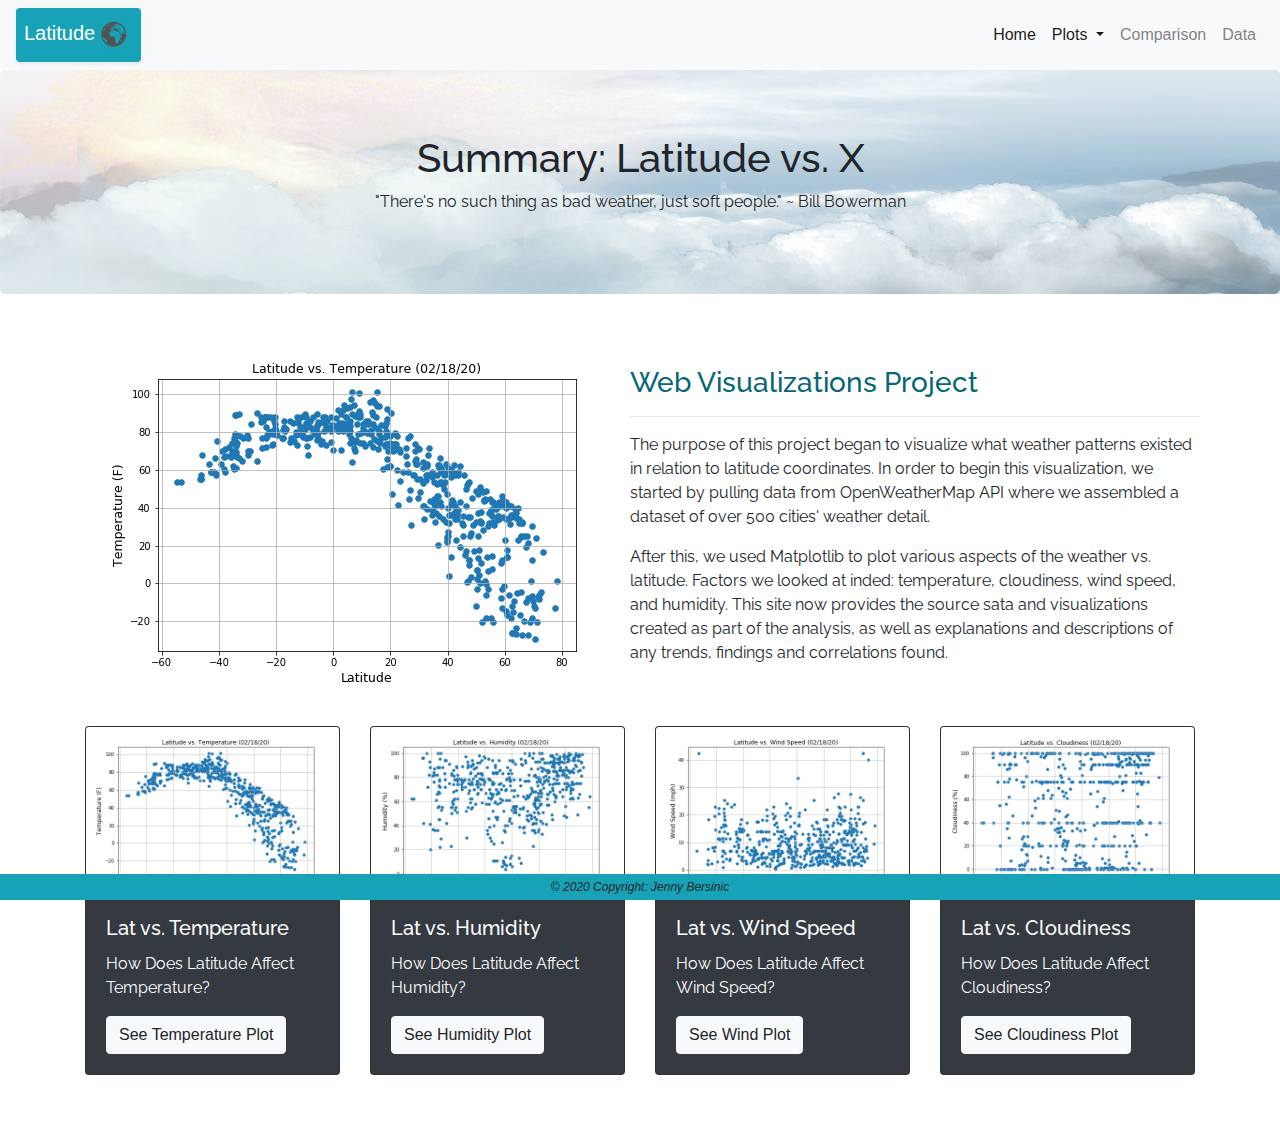
<file: templates/index.html>
<!DOCTYPE html>
<html lang="en-us">

<head>
   
  <meta charset="UTF-8">
  <meta name="viewport" content="width=device-width, initial-scale=1">
  <title>Latitude</title>

  <!-- Bring in our bootstrap stylesheet & style.css-->
  <link rel="stylesheet" href="https://maxcdn.bootstrapcdn.com/bootstrap/4.4.1/css/bootstrap.min.css">
  <link rel="stylesheet" href="/css/style.css">
  
  <!--Embed Font-->
  <style>
    @import url('https://fonts.googleapis.com/css?family=Raleway&display=swap');
  </style>

  <!-- jQuery library -->
  <script src="https://ajax.googleapis.com/ajax/libs/jquery/3.4.1/jquery.min.js"></script>

  <!-- Popper JS -->
  <script src="https://cdnjs.cloudflare.com/ajax/libs/popper.js/1.16.0/umd/popper.min.js"></script>

  <!-- Latest compiled JavaScript -->
  <script src="https://maxcdn.bootstrapcdn.com/bootstrap/4.4.1/js/bootstrap.min.js"></script>

</head>

<body>

<nav class="navbar fixed-top navbar-expand-sm bg-light navbar-light sticky-top">

  <!-- Brand -->
  <a class="navbar-brand text-white rounded p-2 shadow-sm bg-info" href="#">Latitude<img src= "/images/globe.png" style="padding: 5px;"></a>
  <button class="navbar-toggler" type="button" data-toggle="collapse" data-target="#navbarSupportedContent">
    <span class="navbar-toggler-icon"></span>
  </button>

  <!-- Navbar Formatting -->
  <div class="collapse navbar-collapse flex-grow-1 text-right" id="navbarSupportedContent">
  <ul class="navbar-nav ml-auto flex-nowrap">
    <li class="nav-item active">
      <a class="nav-link active" href="/templates/index.html">Home <span class="sr-only">Lattitude Homework Home Page</span></a>
    </li>
    <!-- Dropdown -->
    <li class="nav-item dropdown">
      <a class="nav-link dropdown-toggle active" href="#" id="navbardrop" data-toggle="dropdown">
        Plots
      </a>
      <div class="dropdown-menu flex-grow-1 text-center shadow">
        <a class="dropdown-item" href="/templates/temp.html">Max Temperature</a>
        <a class="dropdown-item" href="/templates/humid.html">Humidity</a>
        <a class="dropdown-item" href="/templates/wind.html">Wind Speed</a>
        <a class="dropdown-item" href="/templates/cloud.html">Cloudiness</a>
      </div>
      <li class="nav-item">
        <a class="nav-link" href="/templates/compare.html">Comparison</a>
      </li>
      <li class="nav-item">
        <a class="nav-link" href="/templates/data.html">Data</a>
      </li>
    </li>
  </ul>
  </div>
</nav>

<!-- Title of Landing Page -->
<div class="jumbotron text-center">
  <h1>Summary: Latitude vs. X</h1>
  <p>"There's no such thing as bad weather, just soft people." ~ Bill Bowerman</p>
</div>

<!-- Landing Page Containers -->
  <div class="container">
  <div class="row">
    <div class="col-md-12">
      <img src="/images/SM_Latitude_vs_Temperature.png" class="float-left img-fluid" alt="Responsive image">
      <h3>Web Visualizations Project</h3>
      <hr>
      <p>The purpose of this project began to visualize what weather patterns existed in relation to latitude coordinates. In order to begin this visualization, 
        we started by pulling data from OpenWeatherMap API where we assembled a dataset of over 500 cities' weather detail.</p>
      <p>After this, we used Matplotlib to plot various aspects of the weather vs. latitude. Factors we looked at inded: temperature, cloudiness, wind speed, and humidity. 
        This site now provides the source sata and visualizations created as part of the analysis, as well as explanations and descriptions of any trends, findings and correlations found.
      </p>
    </div>
   
  </div>
</div>

  <!-- Card content -->
    
    <div class="container">
    
    <div class="card-deck">
  
      <div class="card text-white bg-dark mb-3" style="width: 18rem;">
      <img class="card-img-top" src="/images/SM_Latitude_vs_Temperature.png" alt="Lat vs. Temperature">
        <div class="card-body">
        <h5 class="card-title">Lat vs. Temperature </h5>
        <p class="card-text">How Does Latitude Affect Temperature?</p>
        <a href="/templates/temp.html" class="btn btn-light">See Temperature Plot</a>
        </div>
       </div>
  
       <div class="card text-white bg-dark mb-3" style="width: 18rem;">
        <img class="card-img-top" src="/images/SM_Latitude_vs_Humidity.png" alt="Lat vs. Humidity">
          <div class="card-body">
          <h5 class="card-title">Lat vs. Humidity</h5>
          <p class="card-text">How Does Latitude Affect Humidity?</p>
          <a href="/templates/humid.html" class="btn btn-light">See Humidity Plot</a>
          </div>
        </div>

        <div class="card text-white bg-dark mb-3" style="width: 18rem;">
          <img class="card-img-top" src="/images/SM_Latitude_vs_WindSpeed.png" alt="Lat vs. Wind Speed">
            <div class="card-body">
            <h5 class="card-title">Lat vs. Wind Speed</h5>
            <p class="card-text">How Does Latitude Affect Wind Speed?</p>
            <a href="/templates/wind.html" class="btn btn-light">See Wind Plot</a>
            </div>
          </div>

          <div class="card text-white bg-dark mb-3" style="width: 18rem;">
            <img class="card-img-top" src="/images/SM_Latitude_vs_Cloudiness.png" alt="Lat vs. Cloudiness">
              <div class="card-body">
              <h5 class="card-title">Lat vs. Cloudiness</h5>
              <p class="card-text">How Does Latitude Affect Cloudiness?</p>
              <a href="/templates/cloud.html" class="btn btn-light">See Cloudiness Plot</a>
              </div>
          </div>
  </div>
  </div>
<!-- Footer -->
  <footer class="page-footer fixed-bottom bg-info">
    <div class="footer-copyright text-center py-1">© 2020 Copyright: Jenny Bersinic
    </div>
</footer>

  </body>
</html>
</file>
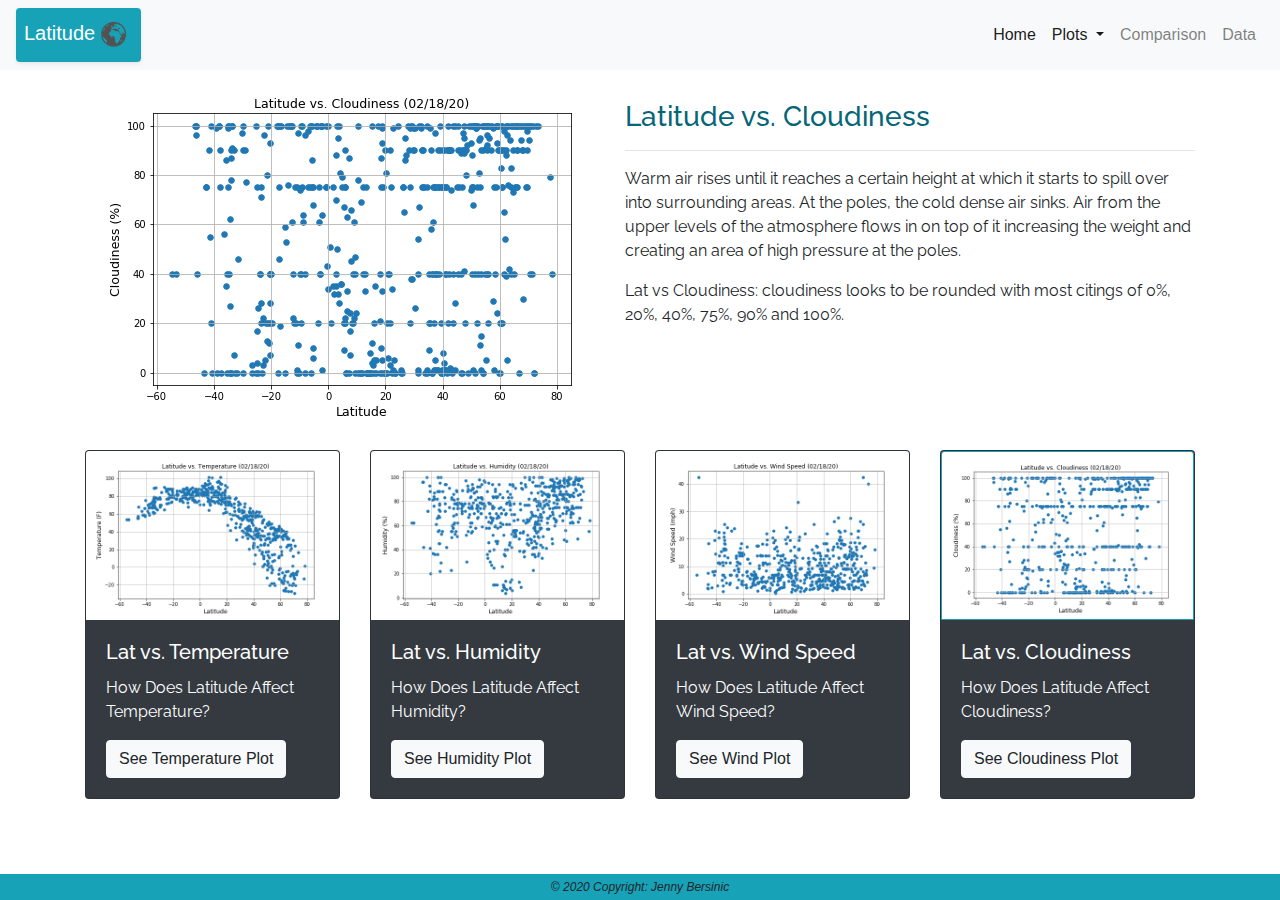
<file: templates/cloud.html>
<!DOCTYPE html>
<html lang="en-us">

<head>
   
  <meta charset="UTF-8">
  <meta name="viewport" content="width=device-width, initial-scale=1">
  <title>Latitude</title>

  <!-- Bring in our bootstrap stylesheet & style.css-->
  <link rel="stylesheet" href="https://maxcdn.bootstrapcdn.com/bootstrap/4.4.1/css/bootstrap.min.css">
  <link rel="stylesheet" href="/css/style.css">
  
  <!--Embed Font-->
  <style>
    @import url('https://fonts.googleapis.com/css?family=Raleway&display=swap');
  </style>

  <!-- jQuery library -->
  <script src="https://ajax.googleapis.com/ajax/libs/jquery/3.4.1/jquery.min.js"></script>

  <!-- Popper JS -->
  <script src="https://cdnjs.cloudflare.com/ajax/libs/popper.js/1.16.0/umd/popper.min.js"></script>

  <!-- Latest compiled JavaScript -->
  <script src="https://maxcdn.bootstrapcdn.com/bootstrap/4.4.1/js/bootstrap.min.js"></script>

</head>

<body>

<nav class="navbar fixed-top navbar-expand-sm bg-light navbar-light sticky-top">

  <!-- Brand -->
  <a class="navbar-brand text-white rounded p-2 shadow-sm bg-info">Latitude<img src= "/images/globe.png" style="padding: 5px;"></a>
  <button class="navbar-toggler" type="button" data-toggle="collapse" data-target="#navbarSupportedContent">
    <span class="navbar-toggler-icon"></span>
  </button>
  <!-- Navbar Formatting -->
  <div class="collapse navbar-collapse flex-grow-1 text-right" id="navbarSupportedContent">
  <ul class="navbar-nav ml-auto flex-nowrap">
    <li class="nav-item active">
      <a class="nav-link active" href="/templates/index.html">Home <span class="sr-only">Cloud</span></a>
    </li>
    <!-- Dropdown -->
    <li class="nav-item dropdown">
      <a class="nav-link dropdown-toggle active" href="#" id="navbardrop" data-toggle="dropdown">
        Plots
      </a>
      <div class="dropdown-menu flex-grow-1 text-center shadow">
        <a class="dropdown-item" href="/templates/temp.html">Max Temperature</a>
        <a class="dropdown-item" href="/templates/humid.html">Humidity</a>
        <a class="dropdown-item" href="/templates/wind.html">Wind Speed</a>
        <a class="dropdown-item" href="/templates/cloud.html">Cloudiness</a>
      </div>
      <li class="nav-item">
        <a class="nav-link" href="/templates/compare.html">Comparison</a>
      </li>
      <li class="nav-item">
        <a class="nav-link" href="/templates/data.html">Data</a>
      </li>
    </li>
  </ul>
  </div>
</nav>

<!-- Landing Page Containers -->
  <div class="container">
  <div class="row">
    <div class="col">
        
      <img src="/images/SM_Latitude_vs_Cloudiness.png" class="float-left img-fluid" alt="Responsive image">
      <h3>Latitude vs. Cloudiness</h3>
      <hr>
      <p>Warm air rises until it reaches a certain height at which it starts to spill over into surrounding areas.  
          At the poles, the cold dense air sinks.  Air from the upper levels of the atmosphere flows in on top of 
          it increasing the weight and creating an area of high pressure at the poles.</p>
      <p>Lat vs Cloudiness: cloudiness looks to be rounded with most citings of 0%, 20%, 40%, 75%, 90% and 100%.</p>
    </div>
   
  </div>
</div>

  <!-- Card content -->
    
  <div class="container">
    
    <div class="card-deck">
  
      <div class="card text-white bg-dark mb-3" style="width: 18rem;">
      <img class="card-img-top" src="/images/SM_Latitude_vs_Temperature.png" alt="Lat vs. Temperature">
        <div class="card-body">
        <h5 class="card-title">Lat vs. Temperature </h5>
        <p class="card-text">How Does Latitude Affect Temperature?</p>
        <a href="/templates/temp.html" class="btn btn-light">See Temperature Plot</a>
        </div>
       </div>
  
       <div class="card text-white bg-dark mb-3" style="width: 18rem;">
        <img class="card-img-top" src="/images/SM_Latitude_vs_Humidity.png" alt="Lat vs. Humidity">
          <div class="card-body">
          <h5 class="card-title">Lat vs. Humidity</h5>
          <p class="card-text">How Does Latitude Affect Humidity?</p>
          <a href="/templates/humid.html" class="btn btn-light">See Humidity Plot</a>
          </div>
        </div>

        <div class="card text-white bg-dark mb-3" style="width: 18rem;">
          <img class="card-img-top" src="/images/SM_Latitude_vs_WindSpeed.png" alt="Lat vs. Wind Speed">
            <div class="card-body">
            <h5 class="card-title">Lat vs. Wind Speed</h5>
            <p class="card-text">How Does Latitude Affect Wind Speed?</p>
            <a href="/templates/wind.html" class="btn btn-light">See Wind Plot</a>
            </div>
          </div>

          <div class="card text-white bg-dark mb-3" style="width: 18rem;">
            <img class="card-img-top border border-info" src="/images/SM_Latitude_vs_Cloudiness.png" alt="Lat vs. Cloudiness">
              <div class="card-body">
              <h5 class="card-title">Lat vs. Cloudiness</h5>
              <p class="card-text">How Does Latitude Affect Cloudiness?</p>
              <a href="/templates/cloud.html" class="btn btn-light">See Cloudiness Plot</a>
              </div>
          </div>
  </div>
  </div>
<!-- Footer -->
  <footer class="page-footer fixed-bottom bg-info">
    <div class="footer-copyright text-center py-1">© 2020 Copyright: Jenny Bersinic
    </div>
</footer>

  </body>
</html>
</file>
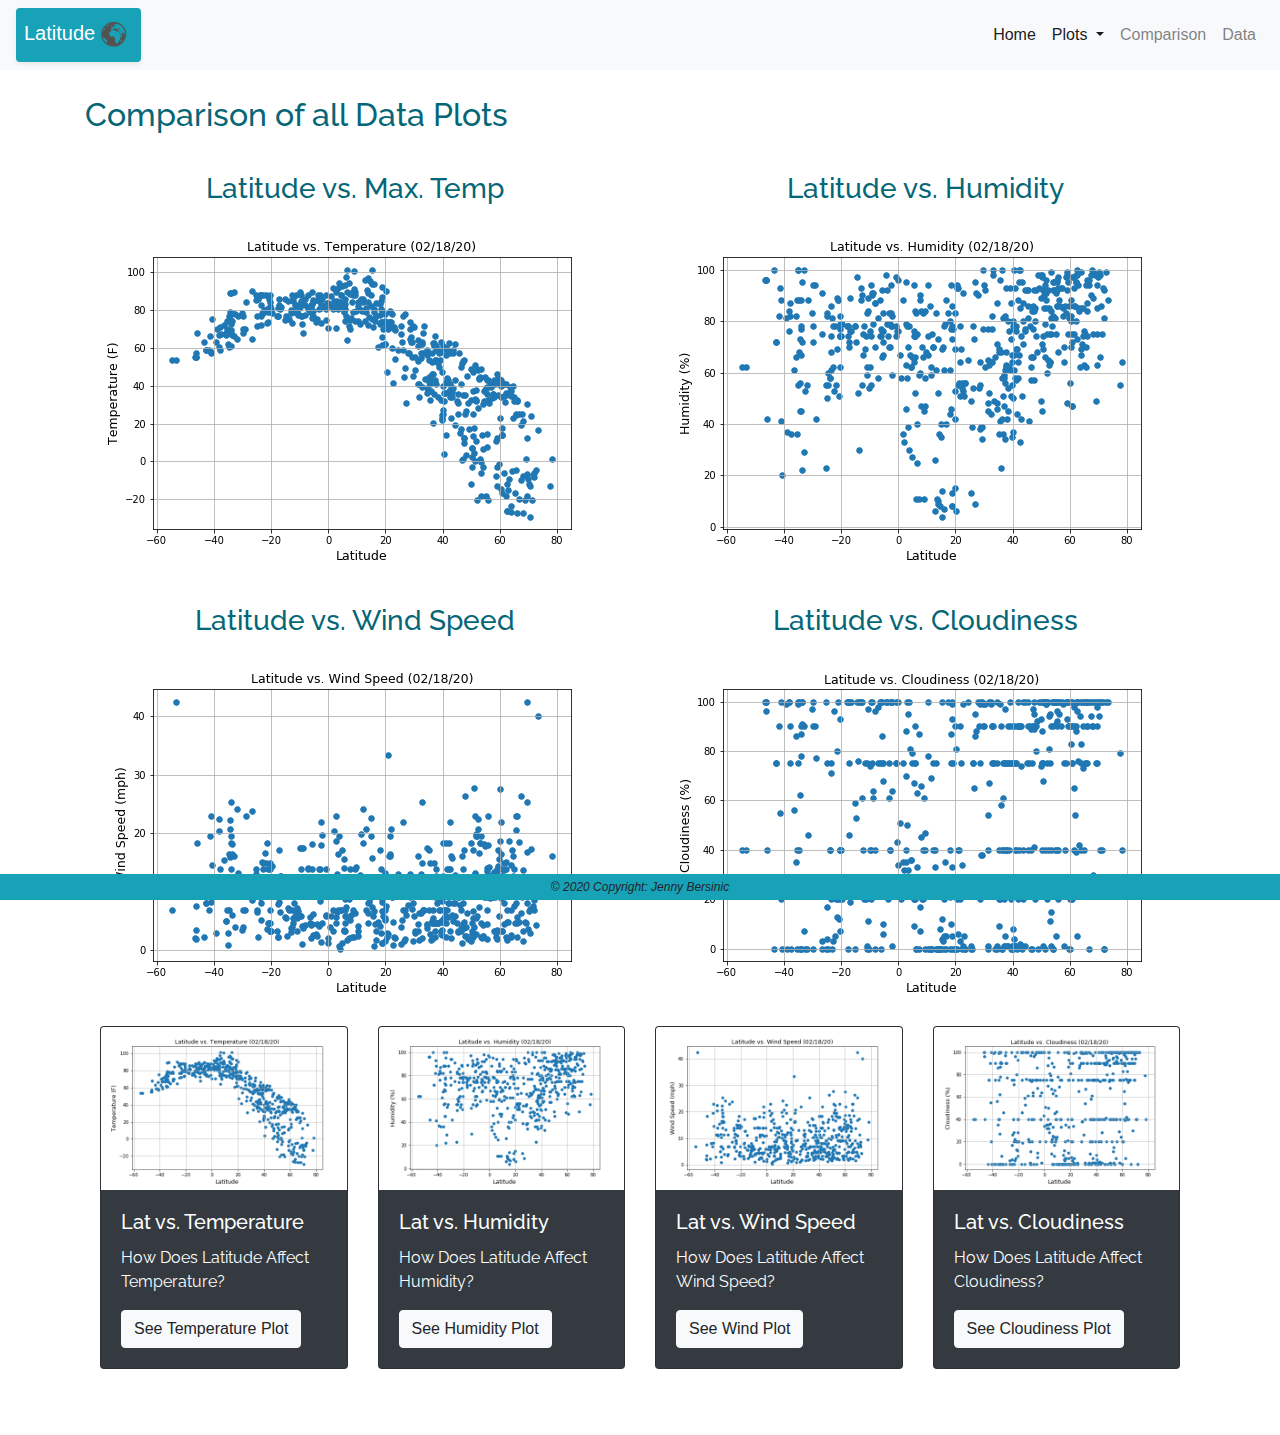
<file: templates/compare.html>
<!DOCTYPE html>
<html lang="en-us">

<head>
   
  <meta charset="UTF-8">
  <meta name="viewport" content="width=device-width, initial-scale=1">
  <title>Latitude</title>

  <!-- Bring in our bootstrap stylesheet & style.css-->
  <link rel="stylesheet" href="https://maxcdn.bootstrapcdn.com/bootstrap/4.4.1/css/bootstrap.min.css">
  <link rel="stylesheet" href="/css/style.css">
  
  <!--Embed Font-->
  <style>
    @import url('https://fonts.googleapis.com/css?family=Raleway&display=swap');
  </style>

  <!-- jQuery library -->
  <script src="https://ajax.googleapis.com/ajax/libs/jquery/3.4.1/jquery.min.js"></script>

  <!-- Popper JS -->
  <script src="https://cdnjs.cloudflare.com/ajax/libs/popper.js/1.16.0/umd/popper.min.js"></script>

  <!-- Latest compiled JavaScript -->
  <script src="https://maxcdn.bootstrapcdn.com/bootstrap/4.4.1/js/bootstrap.min.js"></script>

</head>

<body>

<nav class="navbar fixed-top navbar-expand-sm bg-light navbar-light sticky-top">

  <!-- Brand -->
  <a class="navbar-brand text-white rounded p-2 shadow-sm bg-info">Latitude<img src= "/images/globe.png" style="padding: 5px;"></a>
  <button class="navbar-toggler" type="button" data-toggle="collapse" data-target="#navbarSupportedContent">
    <span class="navbar-toggler-icon"></span>
  </button>
  <!-- Navbar Formatting -->
  <div class="collapse navbar-collapse flex-grow-1 text-right" id="navbarSupportedContent">
  <ul class="navbar-nav ml-auto flex-nowrap">
    <li class="nav-item active">
      <a class="nav-link active" href="/templates/index.html">Home <span class="sr-only">Cloud</span></a>
    </li>
    <!-- Dropdown -->
    <li class="nav-item dropdown">
      <a class="nav-link dropdown-toggle active" href="#" id="navbardrop" data-toggle="dropdown">
        Plots
      </a>
      <div class="dropdown-menu flex-grow-1 text-center shadow">
        <a class="dropdown-item" href="/templates/temp.html">Max Temperature</a>
        <a class="dropdown-item" href="/templates/humid.html">Humidity</a>
        <a class="dropdown-item" href="/templates/wind.html">Wind Speed</a>
        <a class="dropdown-item" href="/templates/cloud.html">Cloudiness</a>
      </div>
      <li class="nav-item">
        <a class="nav-link" href="/templates/compare.html">Comparison</a>
      </li>
      <li class="nav-item">
        <a class="nav-link" href="/templates/data.html">Data</a>
      </li>
    </li>
  </ul>
  </div>
</nav>
<!-- Page Content-->

    <div class="container">
        
        <div class="row">
            <div class="col">
              <h2 class="description-header textpadding" >Comparison of all Data Plots</h2>
            </div>
        </div>  

            <div class="row">
              <div class="col-xs-1 col-sm-6 col-lg-6">
                <div class="text-center">
                  <h3>Latitude vs. Max. Temp</h3>
                  <a href="/templates/temp.html">
                  <img src="/images/SM_Latitude_vs_Temperature.png" class="img-fluid" alt="Responsive image">
                  </a></div>
              </div>
  
              <div class="col-xs-1 col-sm-6 col-lg-6">
                <div class="text-center">
                 <h3>Latitude vs. Humidity</h3>
                 <a href="/templates/humid.html">
                 <img src="/images/SM_Latitude_vs_Humidity.png" class="img-fluid" alt="Responsive image">
                 </a></div>
              </div>
            </div>

            <div class="row">
              <div class="col-xs-1 col-sm-6 col-lg-6">
                <div class="text-center">
                  <h3>Latitude vs. Wind Speed</h3>
                  <a href="/templates/wind.html">
                  <img src="/images/SM_Latitude_vs_WindSpeed.png" class="img-fluid" alt="Responsive image">
                </a></div>
              </div>
        
              <div class="col-xs-1 col-sm-6 col-lg-6">
                <div class="text-center">
                  <h3>Latitude vs. Cloudiness</h3>
                  <a href="/templates/cloud.html">
                  <img src="/images/SM_Latitude_vs_Cloudiness.png" class="img-fluid" alt="Responsive image">
                </a></div>
              </div>
</div>

<!-- Card content -->
    
<div class="container">
    
  <div class="card-deck">

    <div class="card text-white bg-dark mb-3" style="width: 18rem;">
    <img class="card-img-top" src="/images/SM_Latitude_vs_Temperature.png" alt="Lat vs. Temperature">
      <div class="card-body">
      <h5 class="card-title">Lat vs. Temperature </h5>
      <p class="card-text">How Does Latitude Affect Temperature?</p>
      <a href="/templates/temp.html" class="btn btn-light">See Temperature Plot</a>
      </div>
     </div>

     <div class="card text-white bg-dark mb-3" style="width: 18rem;">
      <img class="card-img-top" src="/images/SM_Latitude_vs_Humidity.png" alt="Lat vs. Humidity">
        <div class="card-body">
        <h5 class="card-title">Lat vs. Humidity</h5>
        <p class="card-text">How Does Latitude Affect Humidity?</p>
        <a href="/templates/humid.html" class="btn btn-light">See Humidity Plot</a>
        </div>
      </div>

      <div class="card text-white bg-dark mb-3" style="width: 18rem;">
        <img class="card-img-top" src="/images/SM_Latitude_vs_WindSpeed.png" alt="Lat vs. Wind Speed">
          <div class="card-body">
          <h5 class="card-title">Lat vs. Wind Speed</h5>
          <p class="card-text">How Does Latitude Affect Wind Speed?</p>
          <a href="/templates/wind.html" class="btn btn-light">See Wind Plot</a>
          </div>
        </div>

        <div class="card text-white bg-dark mb-3" style="width: 18rem;">
          <img class="card-img-top" src="/images/SM_Latitude_vs_Cloudiness.png" alt="Lat vs. Cloudiness">
            <div class="card-body">
            <h5 class="card-title">Lat vs. Cloudiness</h5>
            <p class="card-text">How Does Latitude Affect Cloudiness?</p>
            <a href="/templates/cloud.html" class="btn btn-light">See Cloudiness Plot</a>
            </div>
        </div>
</div>
</div>

<!-- Footer -->
<footer class="page-footer fixed-bottom bg-info">
    <div class="footer-copyright text-center py-1">© 2020 Copyright: Jenny Bersinic
    </div>
</footer>

  </body>
</html>
</file>
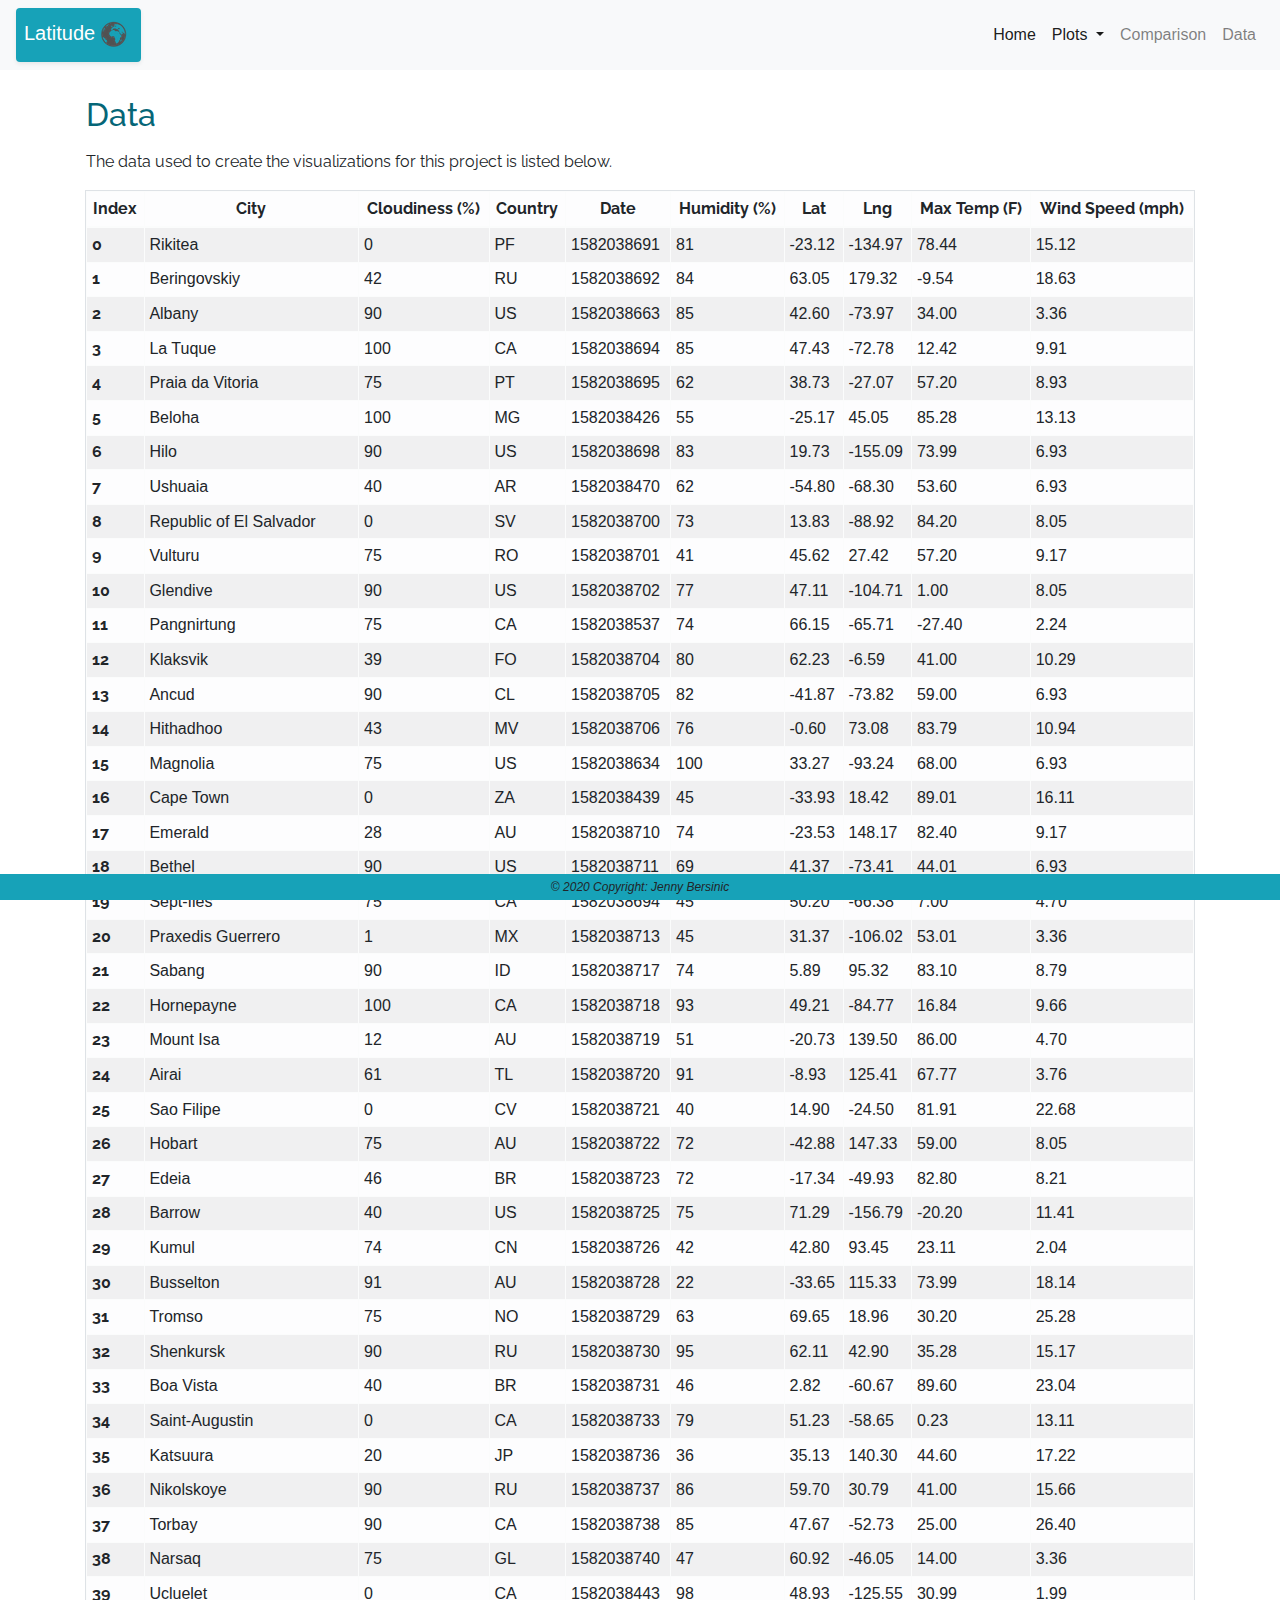
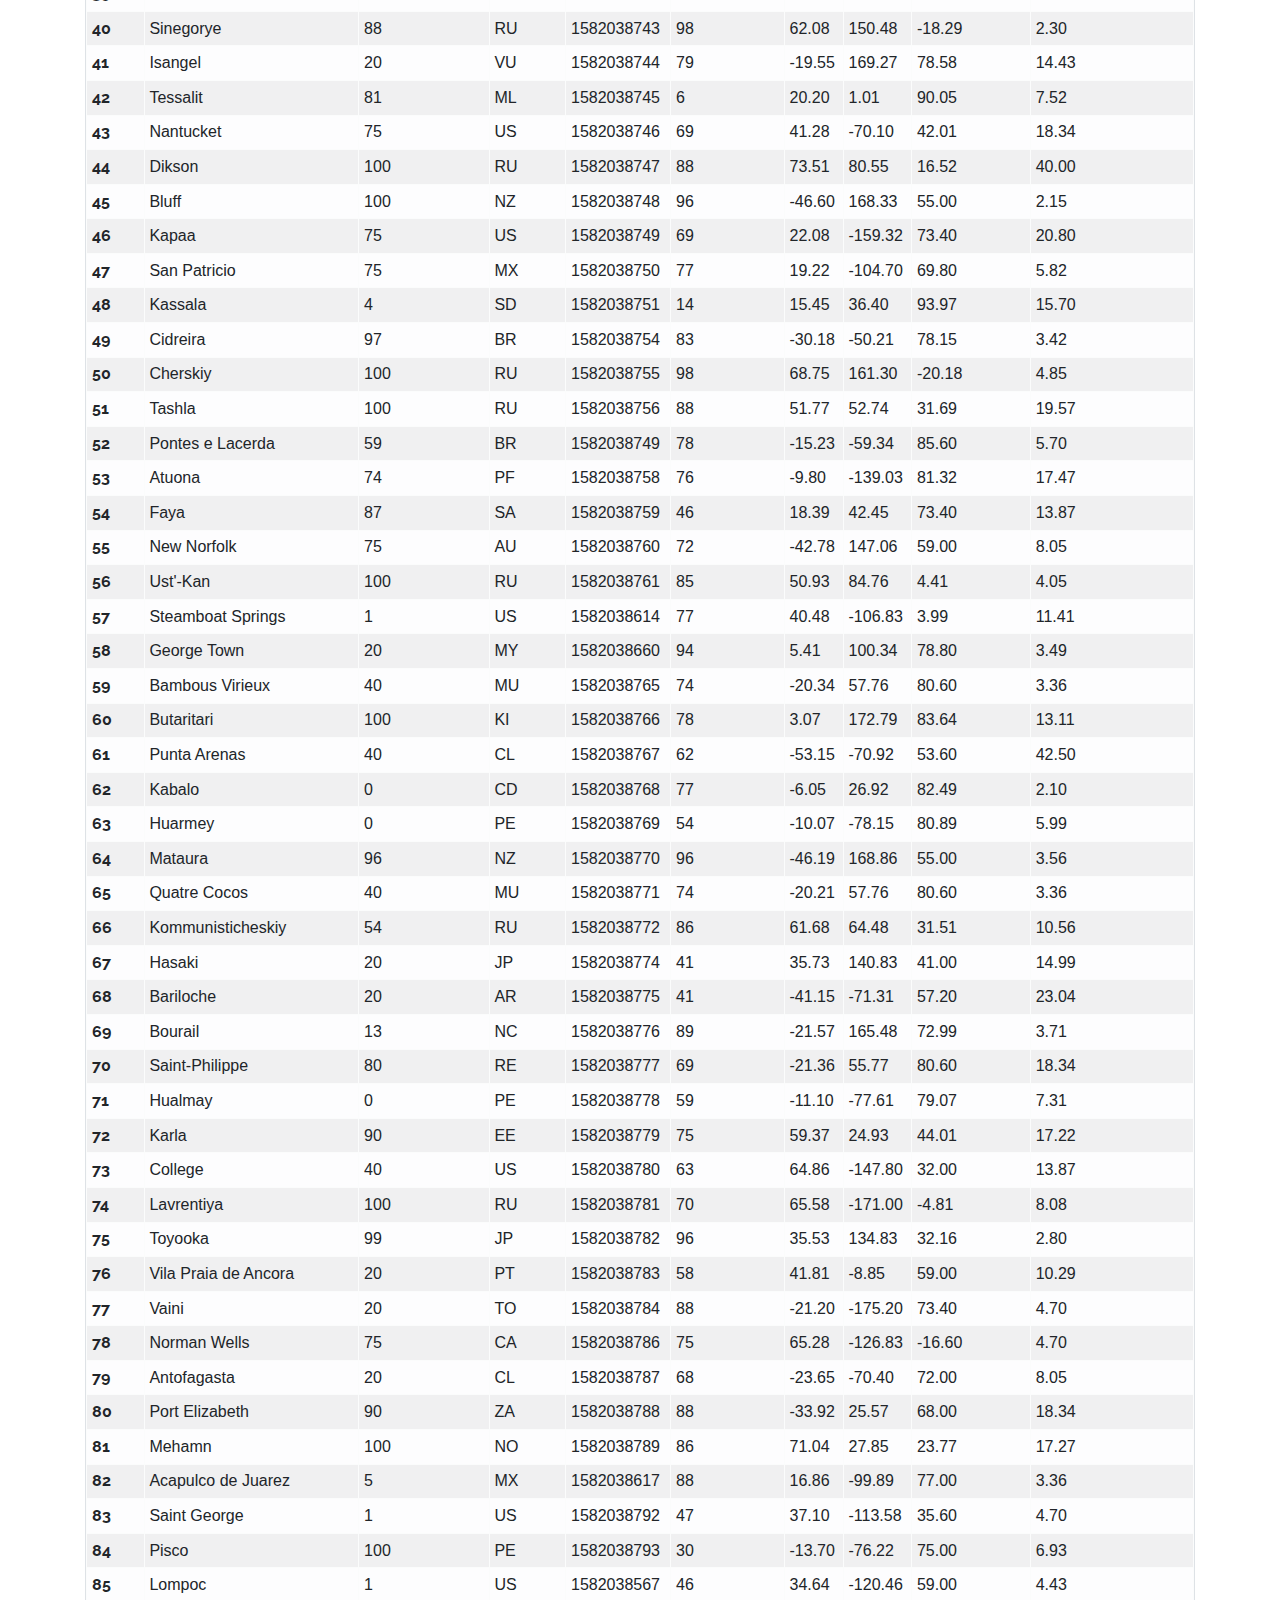
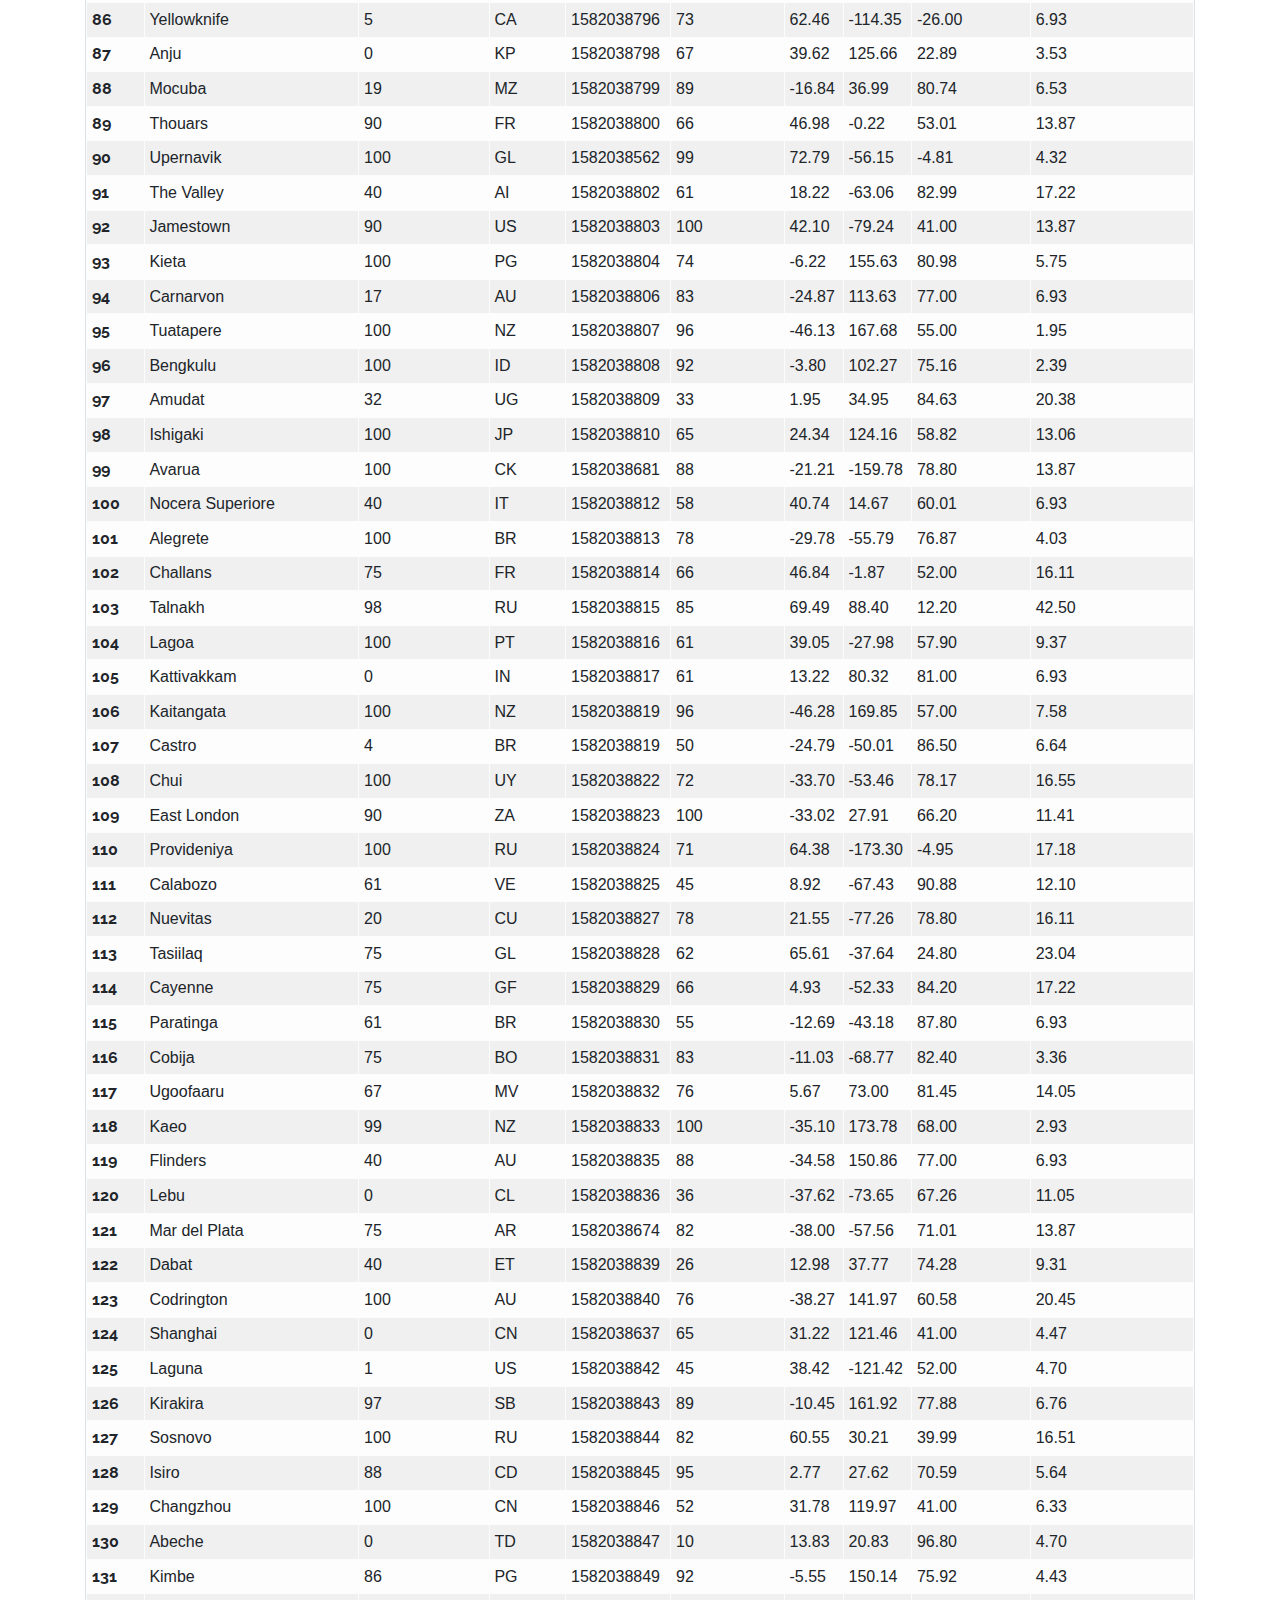
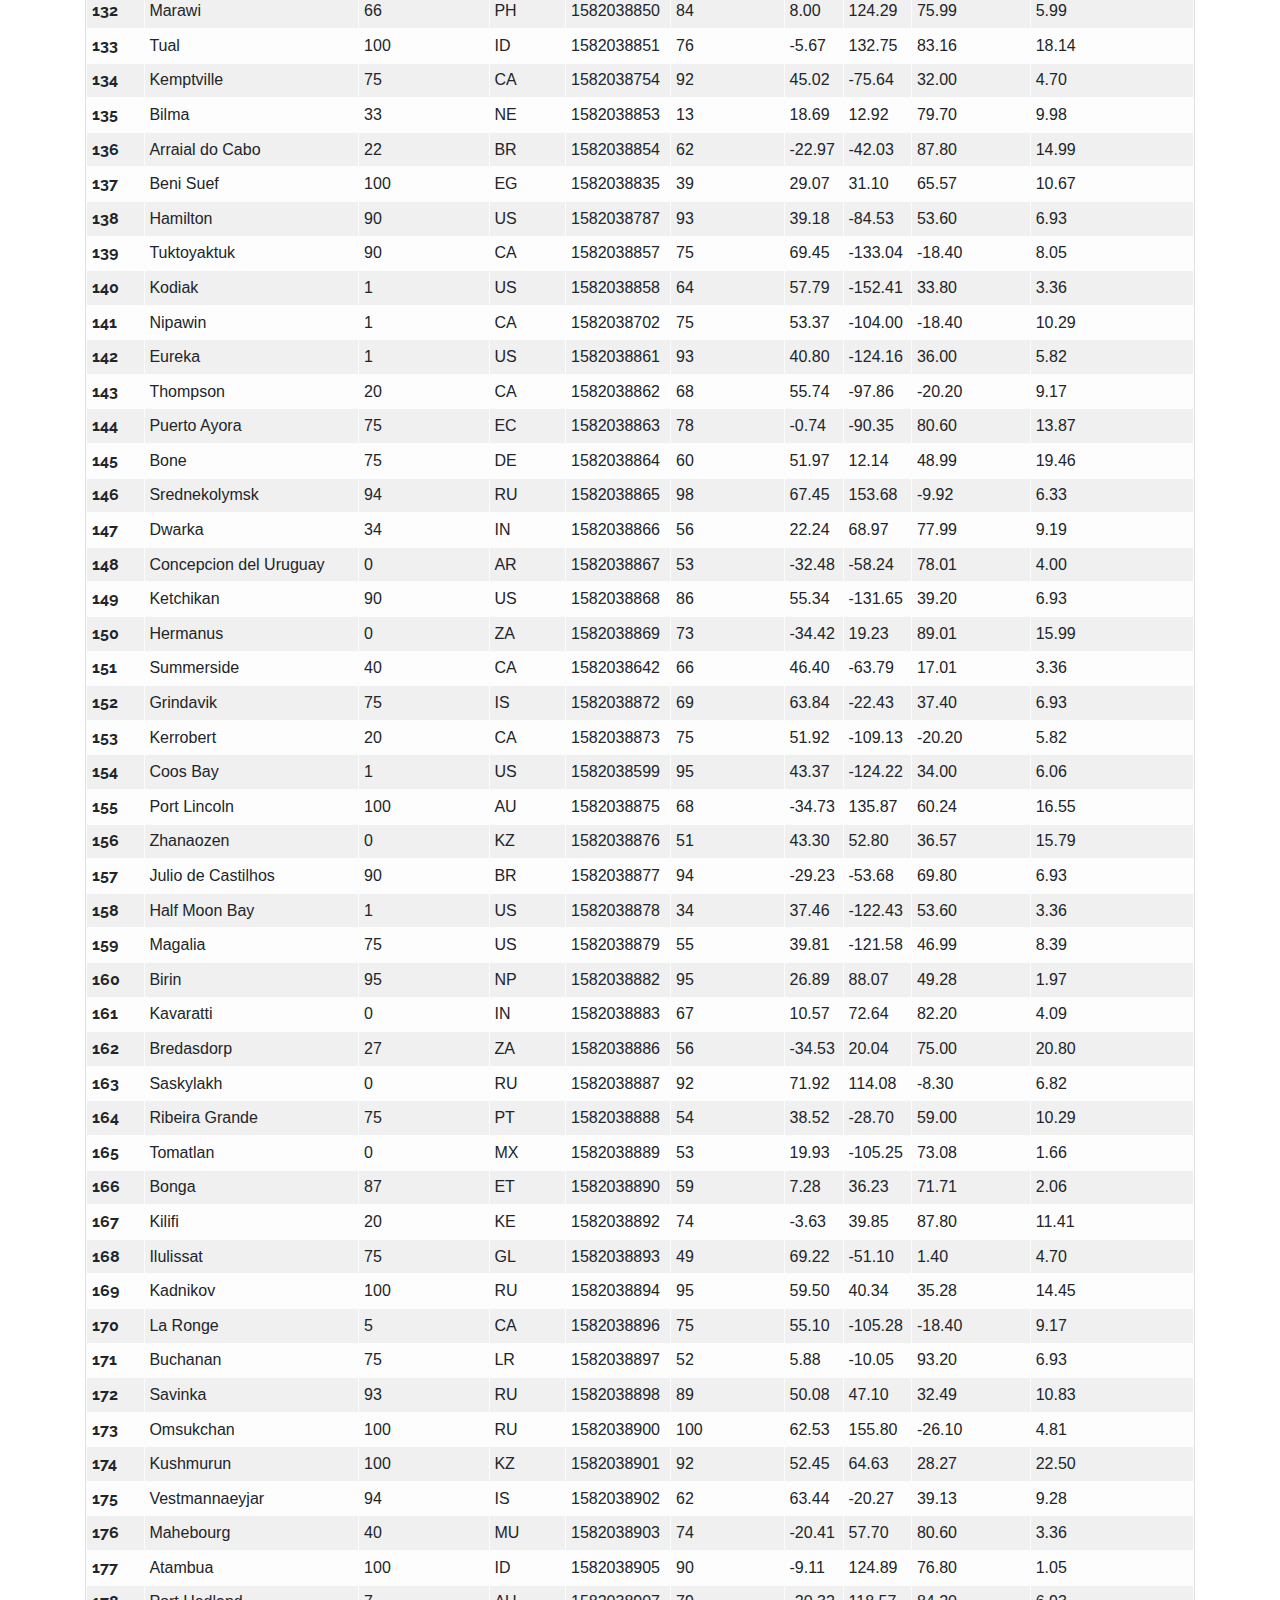
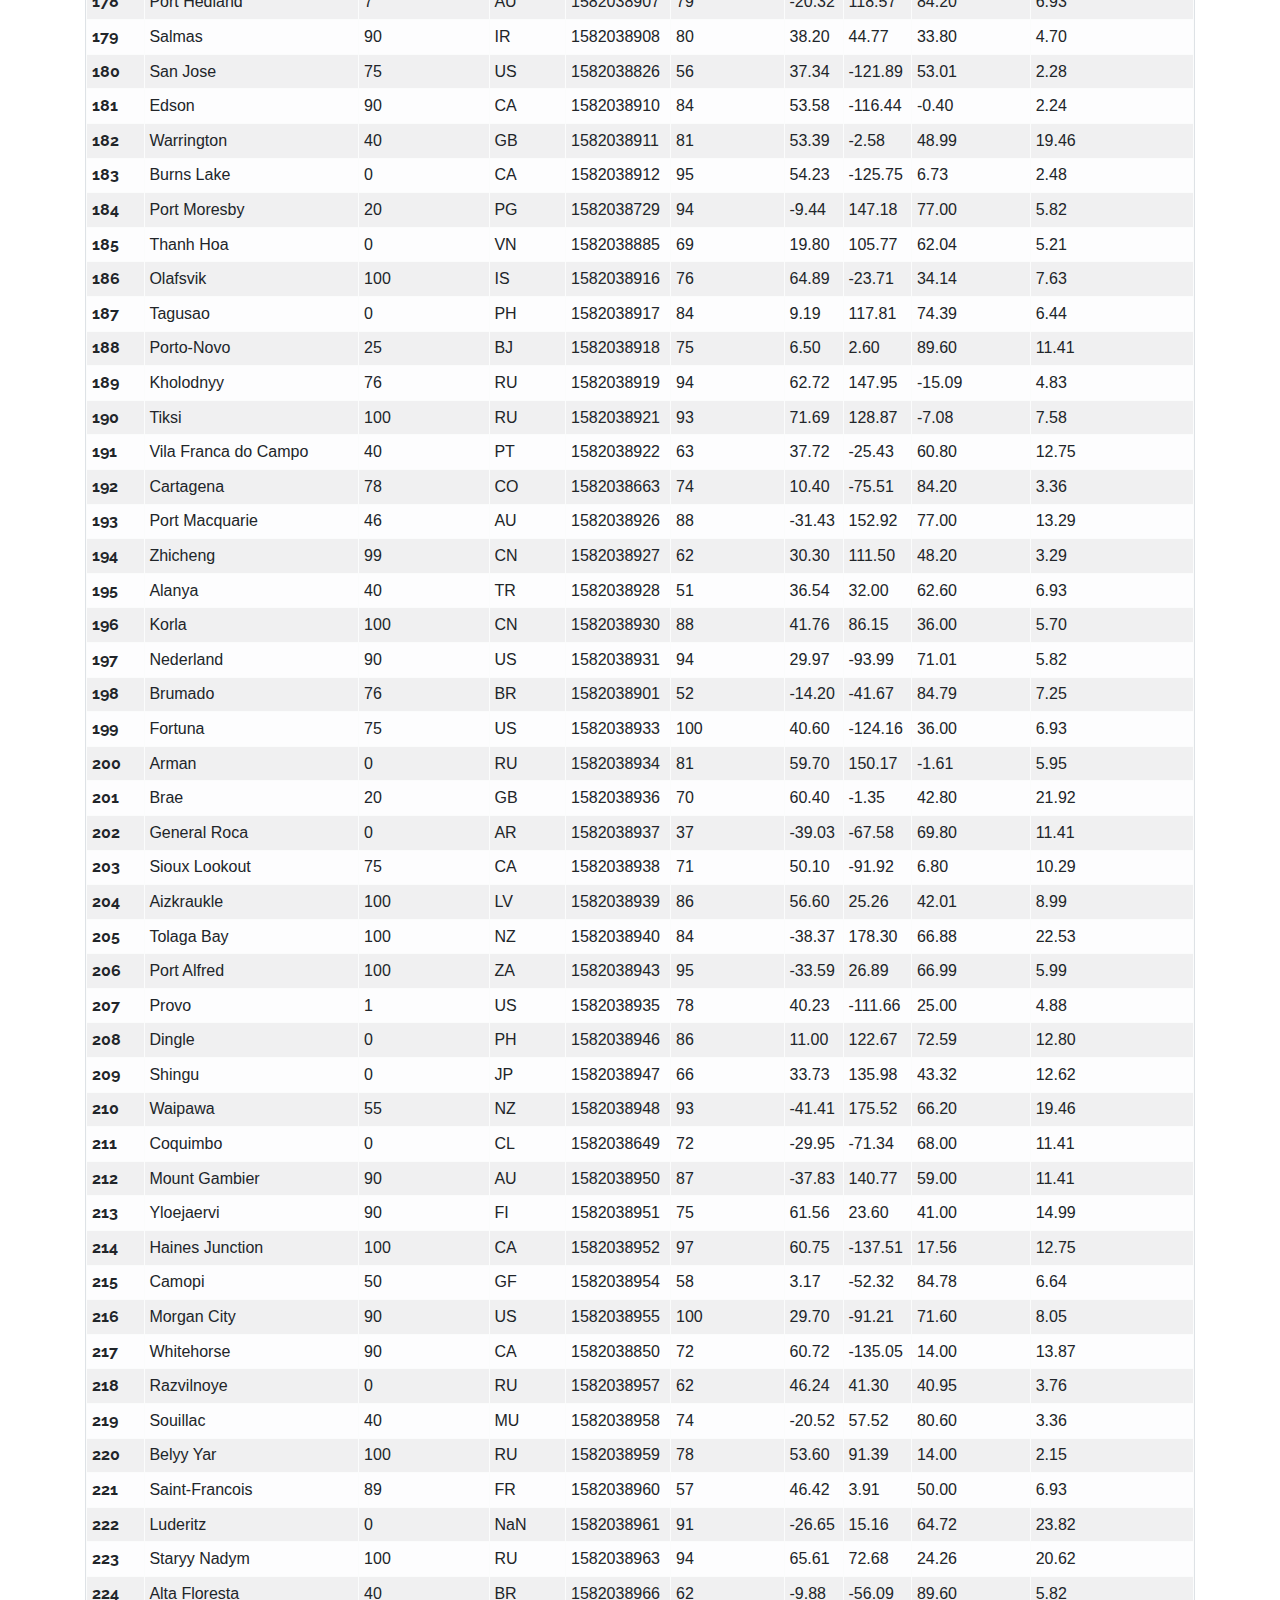
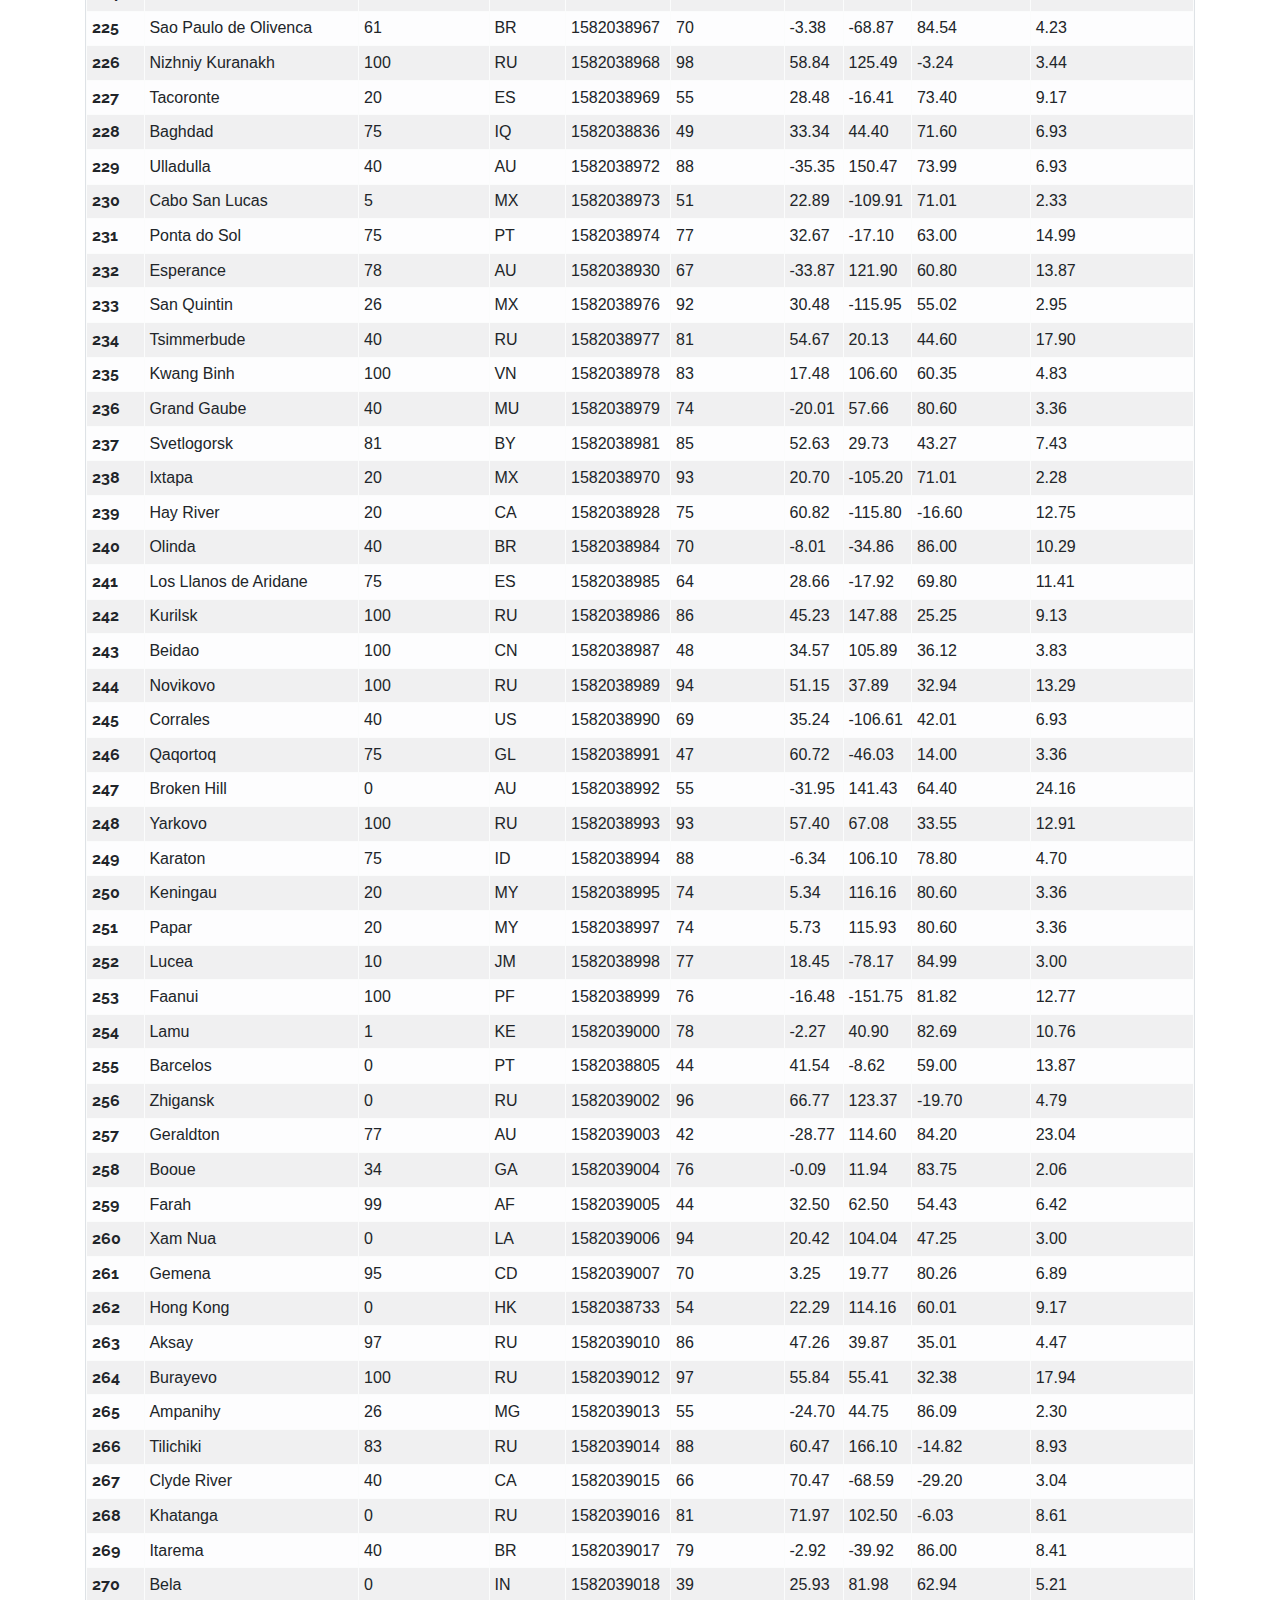
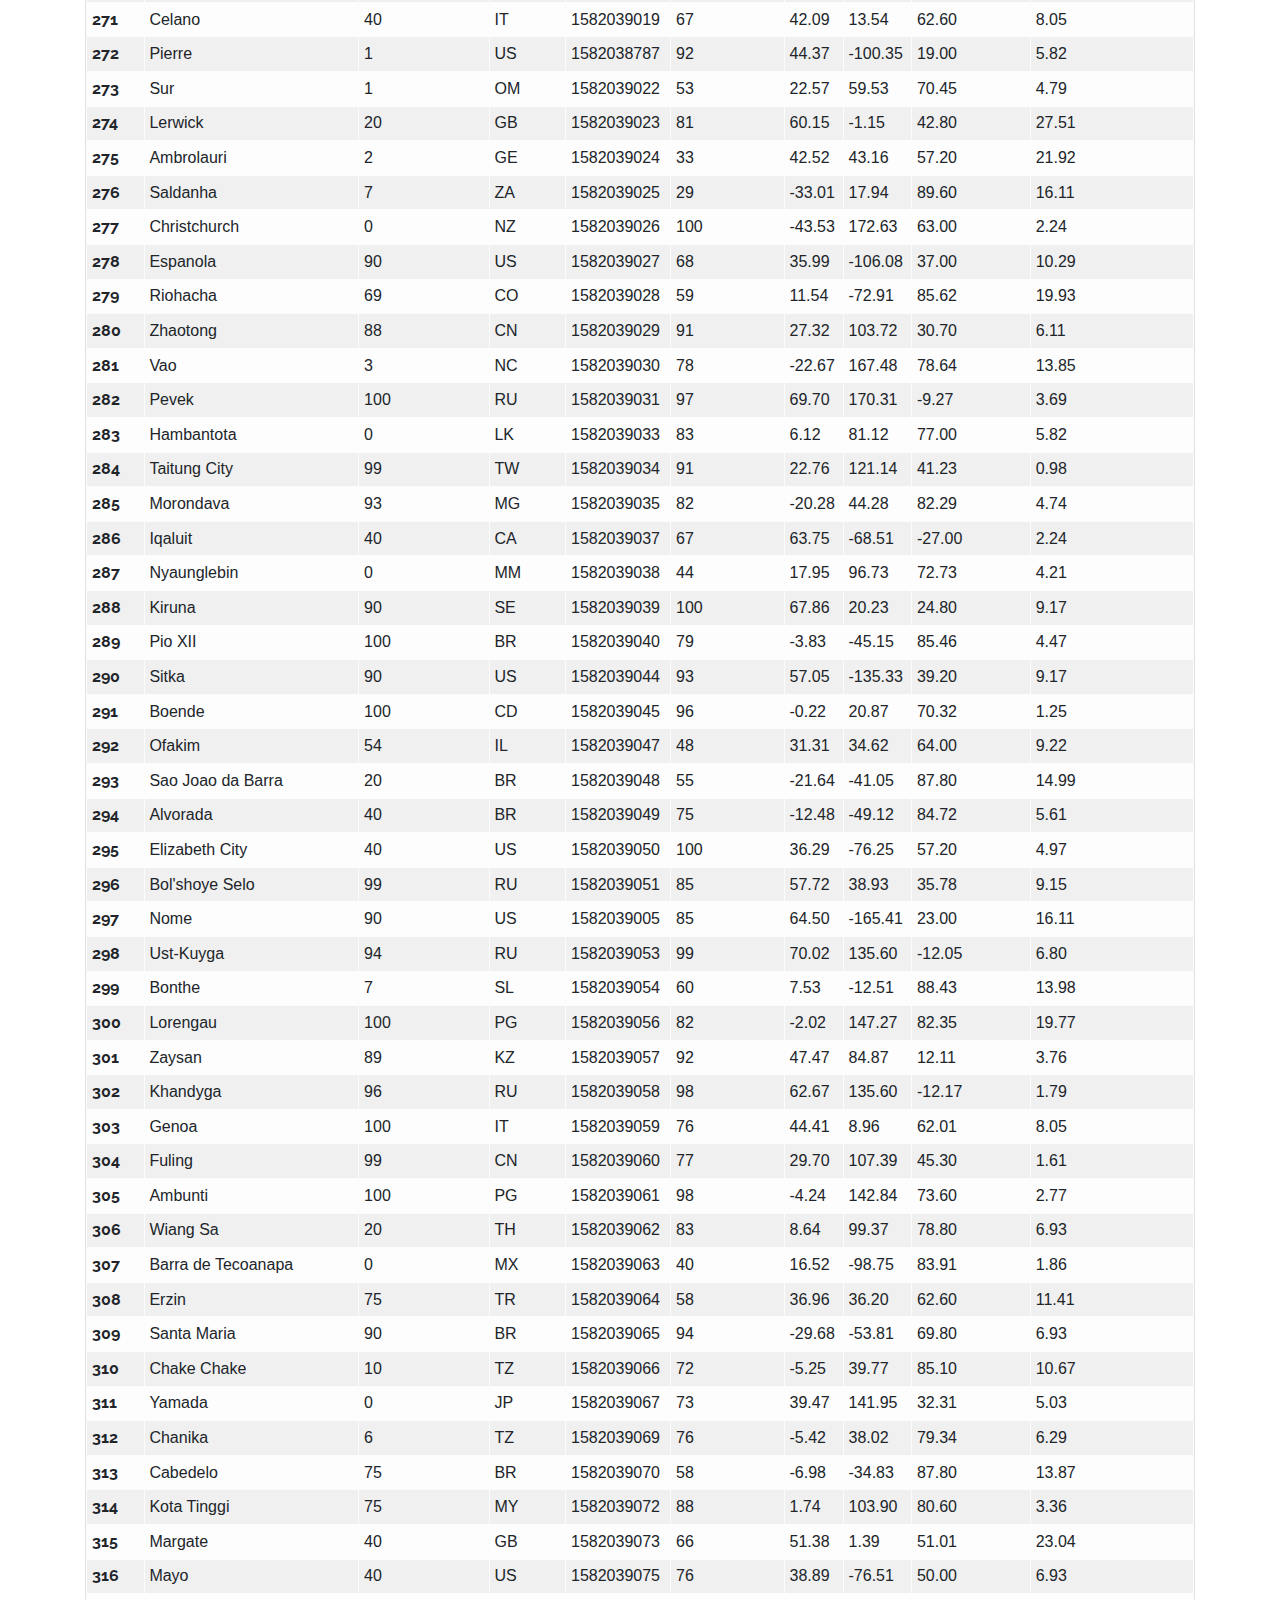
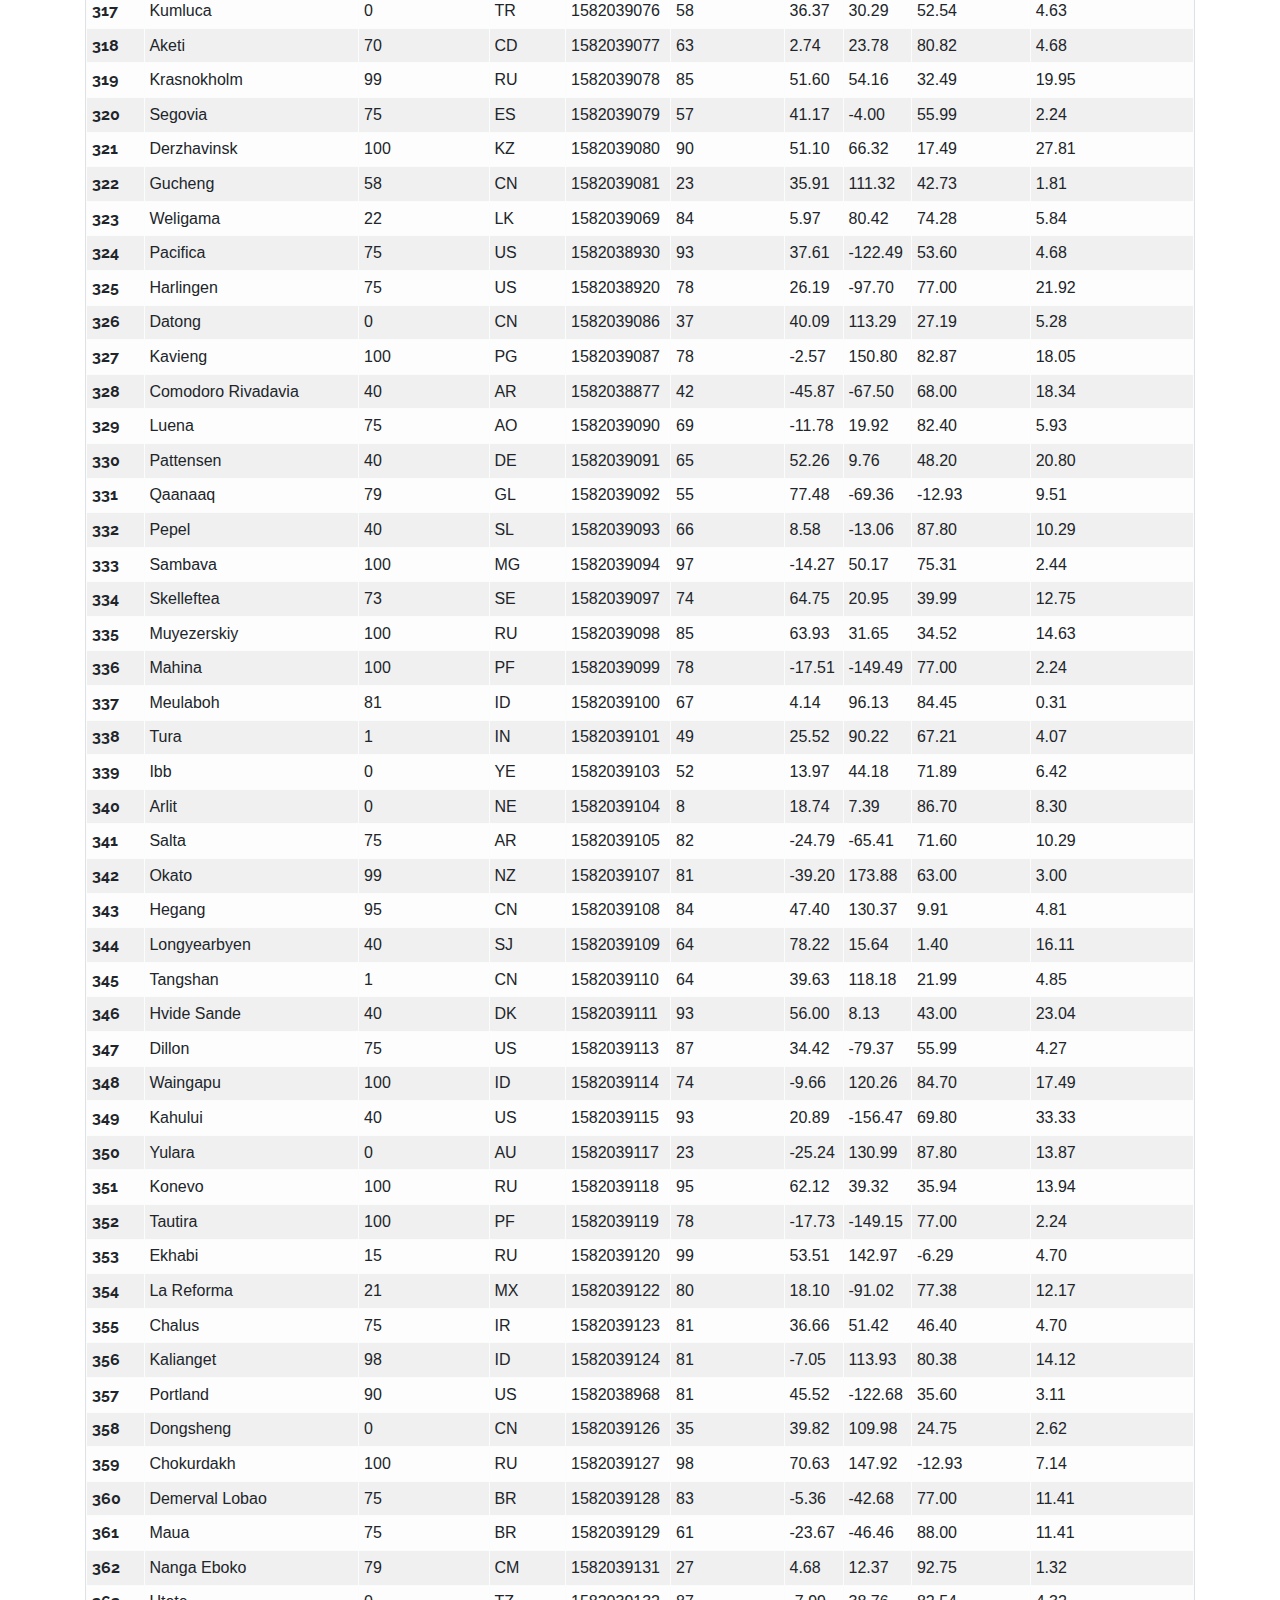
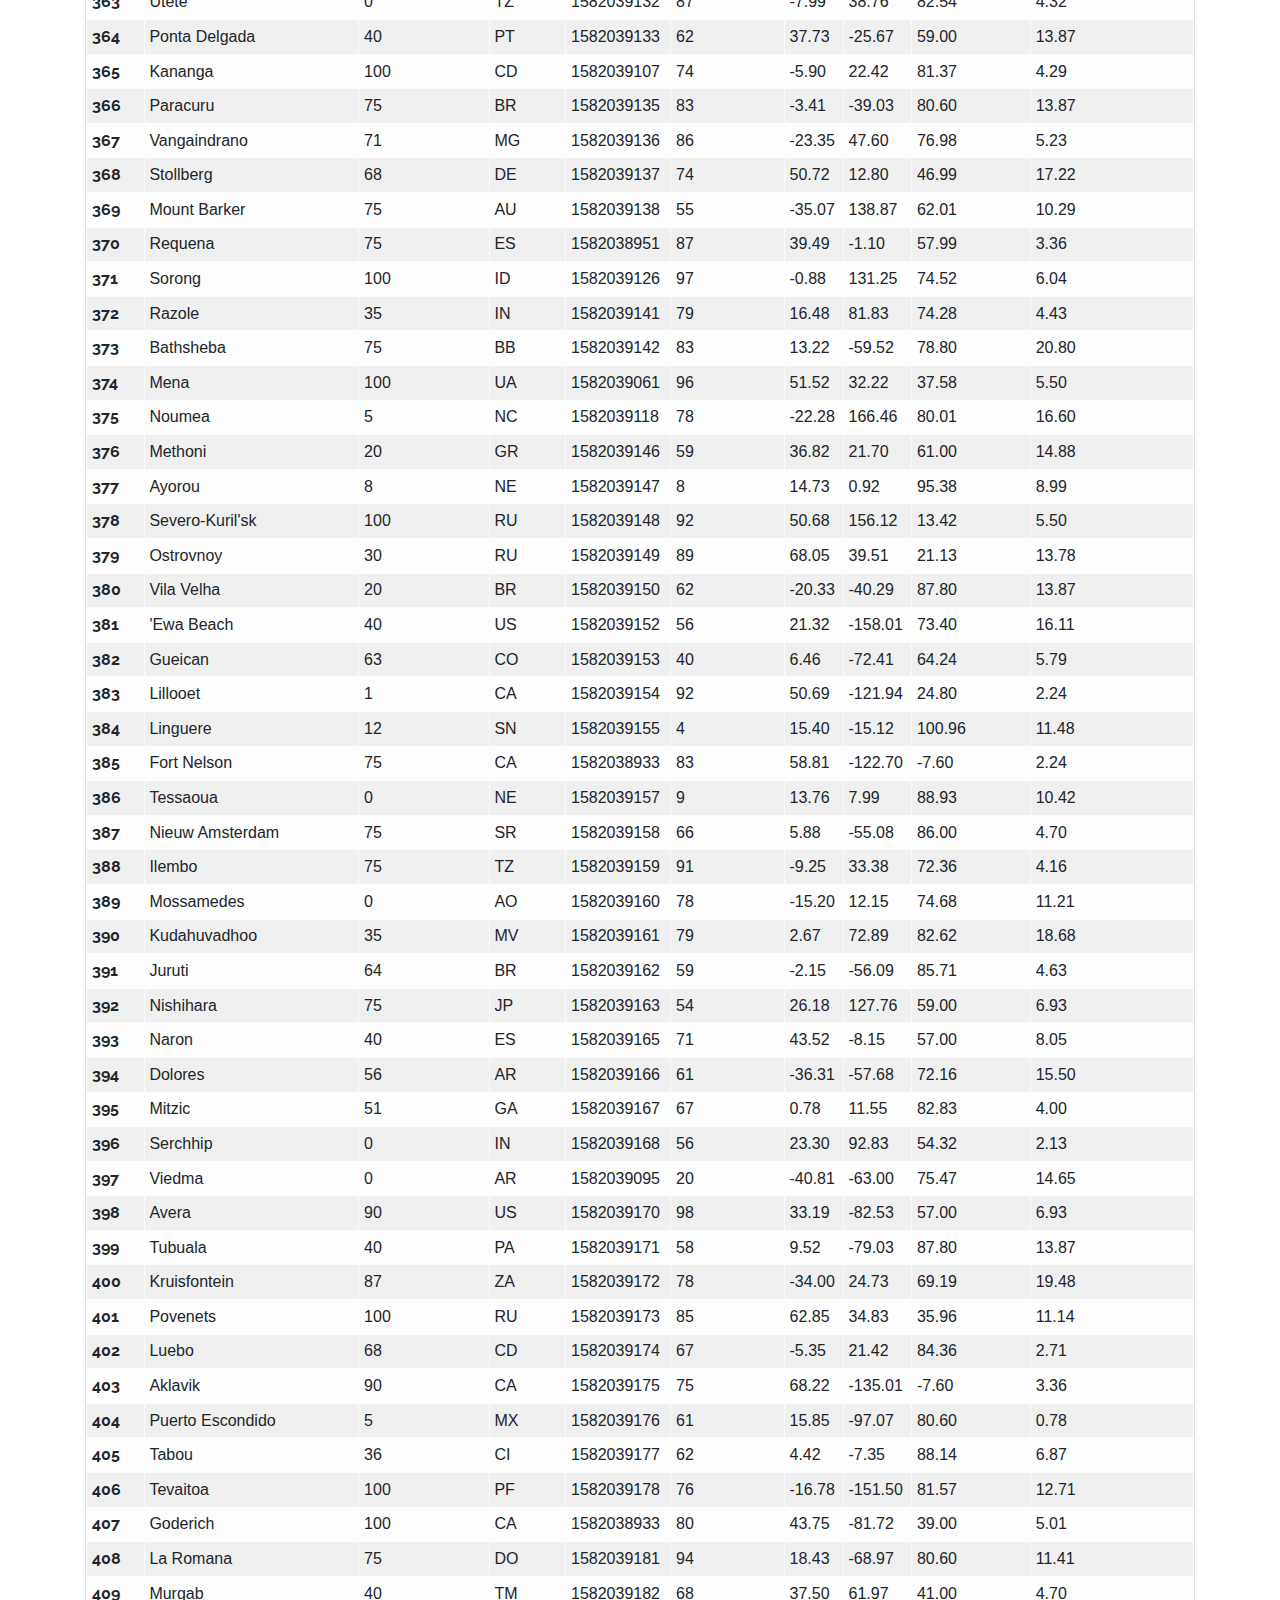
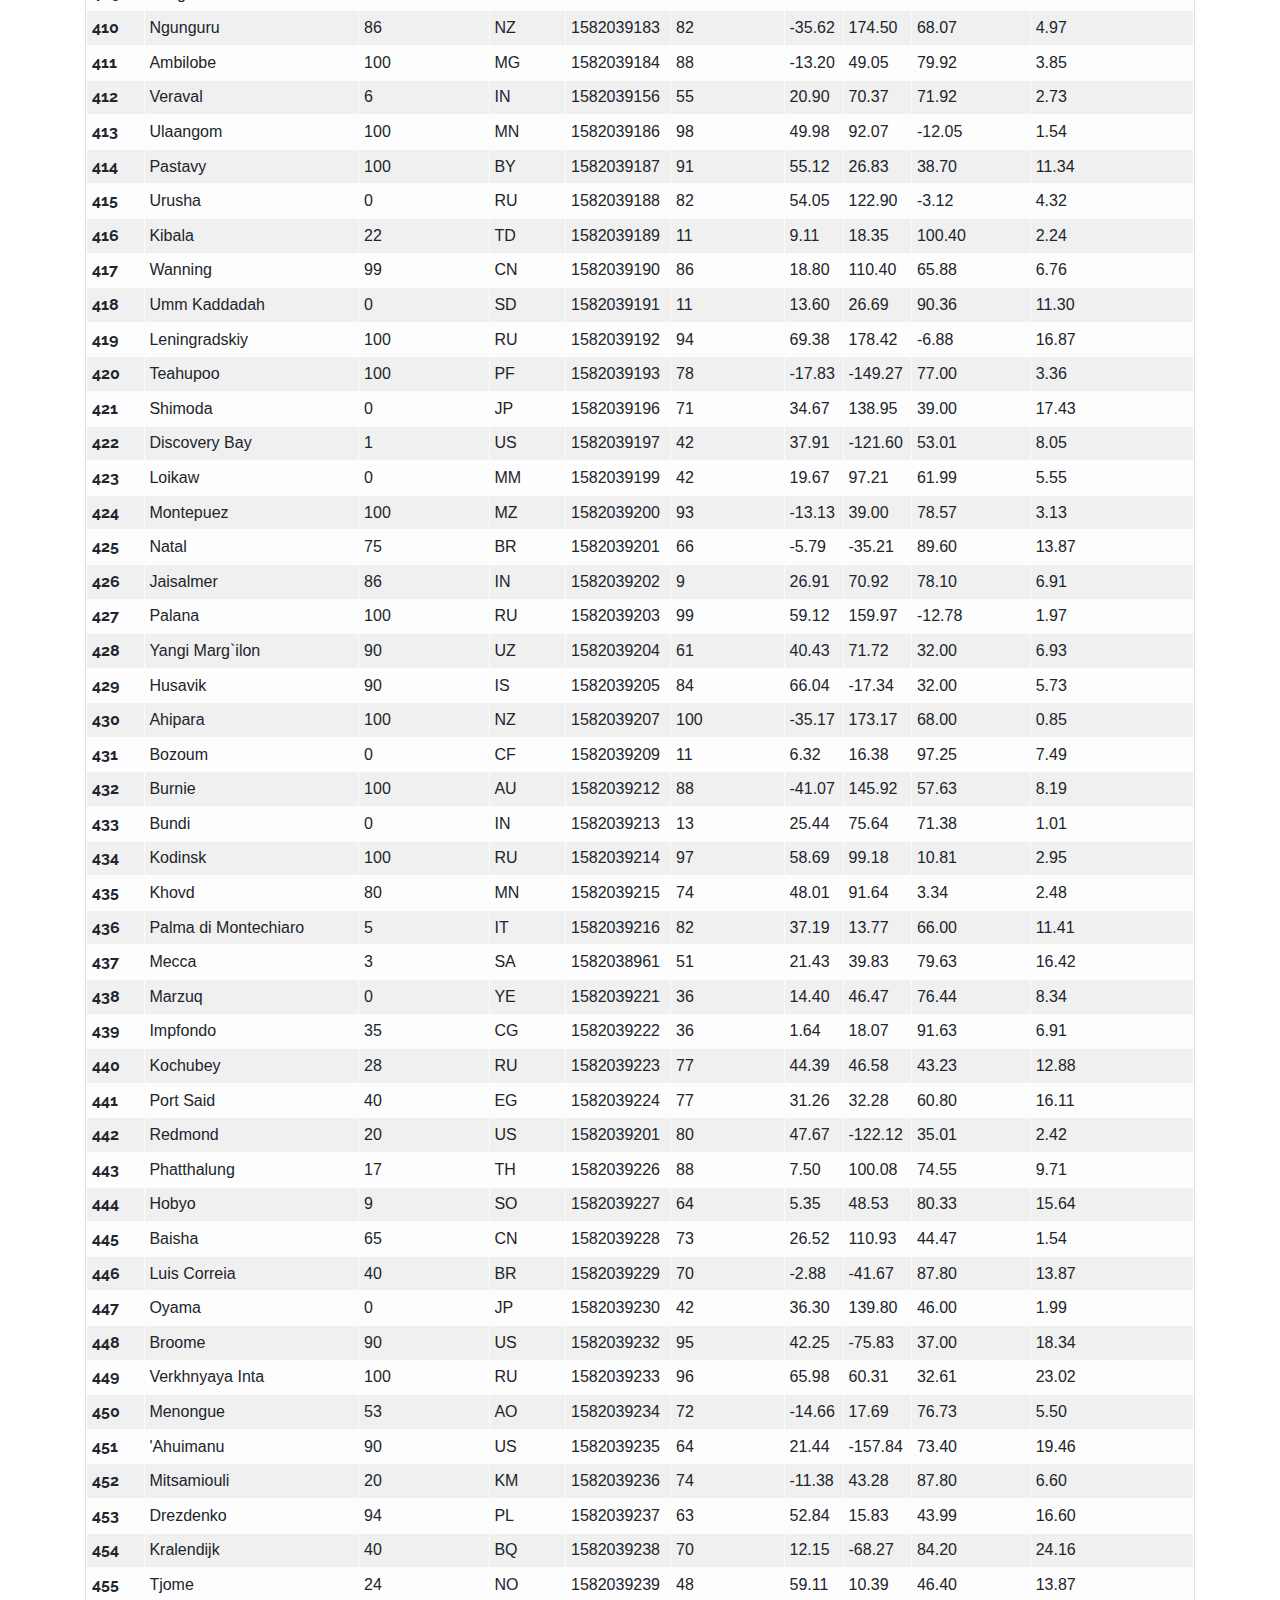
<file: templates/data.html>
<!DOCTYPE html>
<html lang="en-us">

<head>
   
  <meta charset="UTF-8">
  <meta name="viewport" content="width=device-width, initial-scale=1">
  <title>Latitude</title>

  <!-- Bring in our bootstrap stylesheet & style.css-->
  <link rel="stylesheet" href="https://maxcdn.bootstrapcdn.com/bootstrap/4.4.1/css/bootstrap.min.css">
  <link rel="stylesheet" href="/css/style.css">
  
  <!--Embed Font-->
  <style>
    @import url('https://fonts.googleapis.com/css?family=Raleway&display=swap');
  </style>

  <!-- jQuery library -->
  <script src="https://ajax.googleapis.com/ajax/libs/jquery/3.4.1/jquery.min.js"></script>

  <!-- Popper JS -->
  <script src="https://cdnjs.cloudflare.com/ajax/libs/popper.js/1.16.0/umd/popper.min.js"></script>

  <!-- Latest compiled JavaScript -->
  <script src="https://maxcdn.bootstrapcdn.com/bootstrap/4.4.1/js/bootstrap.min.js"></script>

</head>

<body>

<nav class="navbar fixed-top navbar-expand-sm bg-light navbar-light sticky-top">

  <!-- Brand -->
  <a class="navbar-brand text-white rounded p-2 shadow-sm bg-info">Latitude<img src= "/images/globe.png" style="padding: 5px;"></a>
  <button class="navbar-toggler" type="button" data-toggle="collapse" data-target="#navbarSupportedContent">
    <span class="navbar-toggler-icon"></span>
  </button>
  <!-- Navbar Formatting -->
  <div class="collapse navbar-collapse flex-grow-1 text-right" id="navbarSupportedContent">
  <ul class="navbar-nav ml-auto flex-nowrap">
    <li class="nav-item active">
      <a class="nav-link active" href="/templates/index.html">Home <span class="sr-only">Cloud</span></a>
    </li>
    <!-- Dropdown -->
    <li class="nav-item dropdown">
      <a class="nav-link dropdown-toggle active" href="#" id="navbardrop" data-toggle="dropdown">
        Plots
      </a>
      <div class="dropdown-menu flex-grow-1 text-center shadow">
        <a class="dropdown-item" href="/templates/temp.html">Max Temperature</a>
        <a class="dropdown-item" href="/templates/humid.html">Humidity</a>
        <a class="dropdown-item" href="/templates/wind.html">Wind Speed</a>
        <a class="dropdown-item" href="/templates/cloud.html">Cloudiness</a>
      </div>
      <li class="nav-item">
        <a class="nav-link" href="/templates/compare.html">Comparison</a>
      </li>
      <li class="nav-item">
        <a class="nav-link" href="/templates/data.html">Data</a>
      </li>
    </li>
  </ul>
  </div>
</nav>

<!--Table Page Content-->
<div class="container">
    <div class="row">
      <h2 class="description-header ml-3" >Data</h2>
    </div>
    <div class="row">
      <p class="ml-3">The data used to create the visualizations for this project is listed below.</p>
    </div>  
      <div class="table table-responsive table-bordered table-light table-striped">
      <table class="table table-sm table-fit">
          <thead>
            <tr style="text-align: center;">
              <th>Index</th>
              <th>City</th>
              <th>Cloudiness (%)</th>
              <th>Country</th>
              <th>Date</th>
              <th>Humidity (%)</th>
              <th>Lat</th>
              <th>Lng</th>
              <th>Max Temp (F)</th>
              <th>Wind Speed (mph)</th>
            </tr>
          </thead>
          <!--**DATA FROM CSV**-->
            <tbody>
              <tr>
                <th>0</th>
                <td>Rikitea</td>
                <td>0</td>
                <td>PF</td>
                <td>1582038691</td>
                <td>81</td>
                <td>-23.12</td>
                <td>-134.97</td>
                <td>78.44</td>
                <td>15.12</td>
              </tr>
              <tr>
                <th>1</th>
                <td>Beringovskiy</td>
                <td>42</td>
                <td>RU</td>
                <td>1582038692</td>
                <td>84</td>
                <td>63.05</td>
                <td>179.32</td>
                <td>-9.54</td>
                <td>18.63</td>
              </tr>
              <tr>
                <th>2</th>
                <td>Albany</td>
                <td>90</td>
                <td>US</td>
                <td>1582038663</td>
                <td>85</td>
                <td>42.60</td>
                <td>-73.97</td>
                <td>34.00</td>
                <td>3.36</td>
              </tr>
              <tr>
                <th>3</th>
                <td>La Tuque</td>
                <td>100</td>
                <td>CA</td>
                <td>1582038694</td>
                <td>85</td>
                <td>47.43</td>
                <td>-72.78</td>
                <td>12.42</td>
                <td>9.91</td>
              </tr>
              <tr>
                <th>4</th>
                <td>Praia da Vitoria</td>
                <td>75</td>
                <td>PT</td>
                <td>1582038695</td>
                <td>62</td>
                <td>38.73</td>
                <td>-27.07</td>
                <td>57.20</td>
                <td>8.93</td>
              </tr>
              <tr>
                <th>5</th>
                <td>Beloha</td>
                <td>100</td>
                <td>MG</td>
                <td>1582038426</td>
                <td>55</td>
                <td>-25.17</td>
                <td>45.05</td>
                <td>85.28</td>
                <td>13.13</td>
              </tr>
              <tr>
                <th>6</th>
                <td>Hilo</td>
                <td>90</td>
                <td>US</td>
                <td>1582038698</td>
                <td>83</td>
                <td>19.73</td>
                <td>-155.09</td>
                <td>73.99</td>
                <td>6.93</td>
              </tr>
              <tr>
                <th>7</th>
                <td>Ushuaia</td>
                <td>40</td>
                <td>AR</td>
                <td>1582038470</td>
                <td>62</td>
                <td>-54.80</td>
                <td>-68.30</td>
                <td>53.60</td>
                <td>6.93</td>
              </tr>
              <tr>
                <th>8</th>
                <td>Republic of El Salvador</td>
                <td>0</td>
                <td>SV</td>
                <td>1582038700</td>
                <td>73</td>
                <td>13.83</td>
                <td>-88.92</td>
                <td>84.20</td>
                <td>8.05</td>
              </tr>
              <tr>
                <th>9</th>
                <td>Vulturu</td>
                <td>75</td>
                <td>RO</td>
                <td>1582038701</td>
                <td>41</td>
                <td>45.62</td>
                <td>27.42</td>
                <td>57.20</td>
                <td>9.17</td>
              </tr>
              <tr>
                <th>10</th>
                <td>Glendive</td>
                <td>90</td>
                <td>US</td>
                <td>1582038702</td>
                <td>77</td>
                <td>47.11</td>
                <td>-104.71</td>
                <td>1.00</td>
                <td>8.05</td>
              </tr>
              <tr>
                <th>11</th>
                <td>Pangnirtung</td>
                <td>75</td>
                <td>CA</td>
                <td>1582038537</td>
                <td>74</td>
                <td>66.15</td>
                <td>-65.71</td>
                <td>-27.40</td>
                <td>2.24</td>
              </tr>
              <tr>
                <th>12</th>
                <td>Klaksvik</td>
                <td>39</td>
                <td>FO</td>
                <td>1582038704</td>
                <td>80</td>
                <td>62.23</td>
                <td>-6.59</td>
                <td>41.00</td>
                <td>10.29</td>
              </tr>
              <tr>
                <th>13</th>
                <td>Ancud</td>
                <td>90</td>
                <td>CL</td>
                <td>1582038705</td>
                <td>82</td>
                <td>-41.87</td>
                <td>-73.82</td>
                <td>59.00</td>
                <td>6.93</td>
              </tr>
              <tr>
                <th>14</th>
                <td>Hithadhoo</td>
                <td>43</td>
                <td>MV</td>
                <td>1582038706</td>
                <td>76</td>
                <td>-0.60</td>
                <td>73.08</td>
                <td>83.79</td>
                <td>10.94</td>
              </tr>
              <tr>
                <th>15</th>
                <td>Magnolia</td>
                <td>75</td>
                <td>US</td>
                <td>1582038634</td>
                <td>100</td>
                <td>33.27</td>
                <td>-93.24</td>
                <td>68.00</td>
                <td>6.93</td>
              </tr>
              <tr>
                <th>16</th>
                <td>Cape Town</td>
                <td>0</td>
                <td>ZA</td>
                <td>1582038439</td>
                <td>45</td>
                <td>-33.93</td>
                <td>18.42</td>
                <td>89.01</td>
                <td>16.11</td>
              </tr>
              <tr>
                <th>17</th>
                <td>Emerald</td>
                <td>28</td>
                <td>AU</td>
                <td>1582038710</td>
                <td>74</td>
                <td>-23.53</td>
                <td>148.17</td>
                <td>82.40</td>
                <td>9.17</td>
              </tr>
              <tr>
                <th>18</th>
                <td>Bethel</td>
                <td>90</td>
                <td>US</td>
                <td>1582038711</td>
                <td>69</td>
                <td>41.37</td>
                <td>-73.41</td>
                <td>44.01</td>
                <td>6.93</td>
              </tr>
              <tr>
                <th>19</th>
                <td>Sept-Iles</td>
                <td>75</td>
                <td>CA</td>
                <td>1582038694</td>
                <td>45</td>
                <td>50.20</td>
                <td>-66.38</td>
                <td>7.00</td>
                <td>4.70</td>
              </tr>
              <tr>
                <th>20</th>
                <td>Praxedis Guerrero</td>
                <td>1</td>
                <td>MX</td>
                <td>1582038713</td>
                <td>45</td>
                <td>31.37</td>
                <td>-106.02</td>
                <td>53.01</td>
                <td>3.36</td>
              </tr>
              <tr>
                <th>21</th>
                <td>Sabang</td>
                <td>90</td>
                <td>ID</td>
                <td>1582038717</td>
                <td>74</td>
                <td>5.89</td>
                <td>95.32</td>
                <td>83.10</td>
                <td>8.79</td>
              </tr>
              <tr>
                <th>22</th>
                <td>Hornepayne</td>
                <td>100</td>
                <td>CA</td>
                <td>1582038718</td>
                <td>93</td>
                <td>49.21</td>
                <td>-84.77</td>
                <td>16.84</td>
                <td>9.66</td>
              </tr>
              <tr>
                <th>23</th>
                <td>Mount Isa</td>
                <td>12</td>
                <td>AU</td>
                <td>1582038719</td>
                <td>51</td>
                <td>-20.73</td>
                <td>139.50</td>
                <td>86.00</td>
                <td>4.70</td>
              </tr>
              <tr>
                <th>24</th>
                <td>Airai</td>
                <td>61</td>
                <td>TL</td>
                <td>1582038720</td>
                <td>91</td>
                <td>-8.93</td>
                <td>125.41</td>
                <td>67.77</td>
                <td>3.76</td>
              </tr>
              <tr>
                <th>25</th>
                <td>Sao Filipe</td>
                <td>0</td>
                <td>CV</td>
                <td>1582038721</td>
                <td>40</td>
                <td>14.90</td>
                <td>-24.50</td>
                <td>81.91</td>
                <td>22.68</td>
              </tr>
              <tr>
                <th>26</th>
                <td>Hobart</td>
                <td>75</td>
                <td>AU</td>
                <td>1582038722</td>
                <td>72</td>
                <td>-42.88</td>
                <td>147.33</td>
                <td>59.00</td>
                <td>8.05</td>
              </tr>
              <tr>
                <th>27</th>
                <td>Edeia</td>
                <td>46</td>
                <td>BR</td>
                <td>1582038723</td>
                <td>72</td>
                <td>-17.34</td>
                <td>-49.93</td>
                <td>82.80</td>
                <td>8.21</td>
              </tr>
              <tr>
                <th>28</th>
                <td>Barrow</td>
                <td>40</td>
                <td>US</td>
                <td>1582038725</td>
                <td>75</td>
                <td>71.29</td>
                <td>-156.79</td>
                <td>-20.20</td>
                <td>11.41</td>
              </tr>
              <tr>
                <th>29</th>
                <td>Kumul</td>
                <td>74</td>
                <td>CN</td>
                <td>1582038726</td>
                <td>42</td>
                <td>42.80</td>
                <td>93.45</td>
                <td>23.11</td>
                <td>2.04</td>
              </tr>
              <tr>
                <th>30</th>
                <td>Busselton</td>
                <td>91</td>
                <td>AU</td>
                <td>1582038728</td>
                <td>22</td>
                <td>-33.65</td>
                <td>115.33</td>
                <td>73.99</td>
                <td>18.14</td>
              </tr>
              <tr>
                <th>31</th>
                <td>Tromso</td>
                <td>75</td>
                <td>NO</td>
                <td>1582038729</td>
                <td>63</td>
                <td>69.65</td>
                <td>18.96</td>
                <td>30.20</td>
                <td>25.28</td>
              </tr>
              <tr>
                <th>32</th>
                <td>Shenkursk</td>
                <td>90</td>
                <td>RU</td>
                <td>1582038730</td>
                <td>95</td>
                <td>62.11</td>
                <td>42.90</td>
                <td>35.28</td>
                <td>15.17</td>
              </tr>
              <tr>
                <th>33</th>
                <td>Boa Vista</td>
                <td>40</td>
                <td>BR</td>
                <td>1582038731</td>
                <td>46</td>
                <td>2.82</td>
                <td>-60.67</td>
                <td>89.60</td>
                <td>23.04</td>
              </tr>
              <tr>
                <th>34</th>
                <td>Saint-Augustin</td>
                <td>0</td>
                <td>CA</td>
                <td>1582038733</td>
                <td>79</td>
                <td>51.23</td>
                <td>-58.65</td>
                <td>0.23</td>
                <td>13.11</td>
              </tr>
              <tr>
                <th>35</th>
                <td>Katsuura</td>
                <td>20</td>
                <td>JP</td>
                <td>1582038736</td>
                <td>36</td>
                <td>35.13</td>
                <td>140.30</td>
                <td>44.60</td>
                <td>17.22</td>
              </tr>
              <tr>
                <th>36</th>
                <td>Nikolskoye</td>
                <td>90</td>
                <td>RU</td>
                <td>1582038737</td>
                <td>86</td>
                <td>59.70</td>
                <td>30.79</td>
                <td>41.00</td>
                <td>15.66</td>
              </tr>
              <tr>
                <th>37</th>
                <td>Torbay</td>
                <td>90</td>
                <td>CA</td>
                <td>1582038738</td>
                <td>85</td>
                <td>47.67</td>
                <td>-52.73</td>
                <td>25.00</td>
                <td>26.40</td>
              </tr>
              <tr>
                <th>38</th>
                <td>Narsaq</td>
                <td>75</td>
                <td>GL</td>
                <td>1582038740</td>
                <td>47</td>
                <td>60.92</td>
                <td>-46.05</td>
                <td>14.00</td>
                <td>3.36</td>
              </tr>
              <tr>
                <th>39</th>
                <td>Ucluelet</td>
                <td>0</td>
                <td>CA</td>
                <td>1582038443</td>
                <td>98</td>
                <td>48.93</td>
                <td>-125.55</td>
                <td>30.99</td>
                <td>1.99</td>
              </tr>
              <tr>
                <th>40</th>
                <td>Sinegorye</td>
                <td>88</td>
                <td>RU</td>
                <td>1582038743</td>
                <td>98</td>
                <td>62.08</td>
                <td>150.48</td>
                <td>-18.29</td>
                <td>2.30</td>
              </tr>
              <tr>
                <th>41</th>
                <td>Isangel</td>
                <td>20</td>
                <td>VU</td>
                <td>1582038744</td>
                <td>79</td>
                <td>-19.55</td>
                <td>169.27</td>
                <td>78.58</td>
                <td>14.43</td>
              </tr>
              <tr>
                <th>42</th>
                <td>Tessalit</td>
                <td>81</td>
                <td>ML</td>
                <td>1582038745</td>
                <td>6</td>
                <td>20.20</td>
                <td>1.01</td>
                <td>90.05</td>
                <td>7.52</td>
              </tr>
              <tr>
                <th>43</th>
                <td>Nantucket</td>
                <td>75</td>
                <td>US</td>
                <td>1582038746</td>
                <td>69</td>
                <td>41.28</td>
                <td>-70.10</td>
                <td>42.01</td>
                <td>18.34</td>
              </tr>
              <tr>
                <th>44</th>
                <td>Dikson</td>
                <td>100</td>
                <td>RU</td>
                <td>1582038747</td>
                <td>88</td>
                <td>73.51</td>
                <td>80.55</td>
                <td>16.52</td>
                <td>40.00</td>
              </tr>
              <tr>
                <th>45</th>
                <td>Bluff</td>
                <td>100</td>
                <td>NZ</td>
                <td>1582038748</td>
                <td>96</td>
                <td>-46.60</td>
                <td>168.33</td>
                <td>55.00</td>
                <td>2.15</td>
              </tr>
              <tr>
                <th>46</th>
                <td>Kapaa</td>
                <td>75</td>
                <td>US</td>
                <td>1582038749</td>
                <td>69</td>
                <td>22.08</td>
                <td>-159.32</td>
                <td>73.40</td>
                <td>20.80</td>
              </tr>
              <tr>
                <th>47</th>
                <td>San Patricio</td>
                <td>75</td>
                <td>MX</td>
                <td>1582038750</td>
                <td>77</td>
                <td>19.22</td>
                <td>-104.70</td>
                <td>69.80</td>
                <td>5.82</td>
              </tr>
              <tr>
                <th>48</th>
                <td>Kassala</td>
                <td>4</td>
                <td>SD</td>
                <td>1582038751</td>
                <td>14</td>
                <td>15.45</td>
                <td>36.40</td>
                <td>93.97</td>
                <td>15.70</td>
              </tr>
              <tr>
                <th>49</th>
                <td>Cidreira</td>
                <td>97</td>
                <td>BR</td>
                <td>1582038754</td>
                <td>83</td>
                <td>-30.18</td>
                <td>-50.21</td>
                <td>78.15</td>
                <td>3.42</td>
              </tr>
              <tr>
                <th>50</th>
                <td>Cherskiy</td>
                <td>100</td>
                <td>RU</td>
                <td>1582038755</td>
                <td>98</td>
                <td>68.75</td>
                <td>161.30</td>
                <td>-20.18</td>
                <td>4.85</td>
              </tr>
              <tr>
                <th>51</th>
                <td>Tashla</td>
                <td>100</td>
                <td>RU</td>
                <td>1582038756</td>
                <td>88</td>
                <td>51.77</td>
                <td>52.74</td>
                <td>31.69</td>
                <td>19.57</td>
              </tr>
              <tr>
                <th>52</th>
                <td>Pontes e Lacerda</td>
                <td>59</td>
                <td>BR</td>
                <td>1582038749</td>
                <td>78</td>
                <td>-15.23</td>
                <td>-59.34</td>
                <td>85.60</td>
                <td>5.70</td>
              </tr>
              <tr>
                <th>53</th>
                <td>Atuona</td>
                <td>74</td>
                <td>PF</td>
                <td>1582038758</td>
                <td>76</td>
                <td>-9.80</td>
                <td>-139.03</td>
                <td>81.32</td>
                <td>17.47</td>
              </tr>
              <tr>
                <th>54</th>
                <td>Faya</td>
                <td>87</td>
                <td>SA</td>
                <td>1582038759</td>
                <td>46</td>
                <td>18.39</td>
                <td>42.45</td>
                <td>73.40</td>
                <td>13.87</td>
              </tr>
              <tr>
                <th>55</th>
                <td>New Norfolk</td>
                <td>75</td>
                <td>AU</td>
                <td>1582038760</td>
                <td>72</td>
                <td>-42.78</td>
                <td>147.06</td>
                <td>59.00</td>
                <td>8.05</td>
              </tr>
              <tr>
                <th>56</th>
                <td>Ust'-Kan</td>
                <td>100</td>
                <td>RU</td>
                <td>1582038761</td>
                <td>85</td>
                <td>50.93</td>
                <td>84.76</td>
                <td>4.41</td>
                <td>4.05</td>
              </tr>
              <tr>
                <th>57</th>
                <td>Steamboat Springs</td>
                <td>1</td>
                <td>US</td>
                <td>1582038614</td>
                <td>77</td>
                <td>40.48</td>
                <td>-106.83</td>
                <td>3.99</td>
                <td>11.41</td>
              </tr>
              <tr>
                <th>58</th>
                <td>George Town</td>
                <td>20</td>
                <td>MY</td>
                <td>1582038660</td>
                <td>94</td>
                <td>5.41</td>
                <td>100.34</td>
                <td>78.80</td>
                <td>3.49</td>
              </tr>
              <tr>
                <th>59</th>
                <td>Bambous Virieux</td>
                <td>40</td>
                <td>MU</td>
                <td>1582038765</td>
                <td>74</td>
                <td>-20.34</td>
                <td>57.76</td>
                <td>80.60</td>
                <td>3.36</td>
              </tr>
              <tr>
                <th>60</th>
                <td>Butaritari</td>
                <td>100</td>
                <td>KI</td>
                <td>1582038766</td>
                <td>78</td>
                <td>3.07</td>
                <td>172.79</td>
                <td>83.64</td>
                <td>13.11</td>
              </tr>
              <tr>
                <th>61</th>
                <td>Punta Arenas</td>
                <td>40</td>
                <td>CL</td>
                <td>1582038767</td>
                <td>62</td>
                <td>-53.15</td>
                <td>-70.92</td>
                <td>53.60</td>
                <td>42.50</td>
              </tr>
              <tr>
                <th>62</th>
                <td>Kabalo</td>
                <td>0</td>
                <td>CD</td>
                <td>1582038768</td>
                <td>77</td>
                <td>-6.05</td>
                <td>26.92</td>
                <td>82.49</td>
                <td>2.10</td>
              </tr>
              <tr>
                <th>63</th>
                <td>Huarmey</td>
                <td>0</td>
                <td>PE</td>
                <td>1582038769</td>
                <td>54</td>
                <td>-10.07</td>
                <td>-78.15</td>
                <td>80.89</td>
                <td>5.99</td>
              </tr>
              <tr>
                <th>64</th>
                <td>Mataura</td>
                <td>96</td>
                <td>NZ</td>
                <td>1582038770</td>
                <td>96</td>
                <td>-46.19</td>
                <td>168.86</td>
                <td>55.00</td>
                <td>3.56</td>
              </tr>
              <tr>
                <th>65</th>
                <td>Quatre Cocos</td>
                <td>40</td>
                <td>MU</td>
                <td>1582038771</td>
                <td>74</td>
                <td>-20.21</td>
                <td>57.76</td>
                <td>80.60</td>
                <td>3.36</td>
              </tr>
              <tr>
                <th>66</th>
                <td>Kommunisticheskiy</td>
                <td>54</td>
                <td>RU</td>
                <td>1582038772</td>
                <td>86</td>
                <td>61.68</td>
                <td>64.48</td>
                <td>31.51</td>
                <td>10.56</td>
              </tr>
              <tr>
                <th>67</th>
                <td>Hasaki</td>
                <td>20</td>
                <td>JP</td>
                <td>1582038774</td>
                <td>41</td>
                <td>35.73</td>
                <td>140.83</td>
                <td>41.00</td>
                <td>14.99</td>
              </tr>
              <tr>
                <th>68</th>
                <td>Bariloche</td>
                <td>20</td>
                <td>AR</td>
                <td>1582038775</td>
                <td>41</td>
                <td>-41.15</td>
                <td>-71.31</td>
                <td>57.20</td>
                <td>23.04</td>
              </tr>
              <tr>
                <th>69</th>
                <td>Bourail</td>
                <td>13</td>
                <td>NC</td>
                <td>1582038776</td>
                <td>89</td>
                <td>-21.57</td>
                <td>165.48</td>
                <td>72.99</td>
                <td>3.71</td>
              </tr>
              <tr>
                <th>70</th>
                <td>Saint-Philippe</td>
                <td>80</td>
                <td>RE</td>
                <td>1582038777</td>
                <td>69</td>
                <td>-21.36</td>
                <td>55.77</td>
                <td>80.60</td>
                <td>18.34</td>
              </tr>
              <tr>
                <th>71</th>
                <td>Hualmay</td>
                <td>0</td>
                <td>PE</td>
                <td>1582038778</td>
                <td>59</td>
                <td>-11.10</td>
                <td>-77.61</td>
                <td>79.07</td>
                <td>7.31</td>
              </tr>
              <tr>
                <th>72</th>
                <td>Karla</td>
                <td>90</td>
                <td>EE</td>
                <td>1582038779</td>
                <td>75</td>
                <td>59.37</td>
                <td>24.93</td>
                <td>44.01</td>
                <td>17.22</td>
              </tr>
              <tr>
                <th>73</th>
                <td>College</td>
                <td>40</td>
                <td>US</td>
                <td>1582038780</td>
                <td>63</td>
                <td>64.86</td>
                <td>-147.80</td>
                <td>32.00</td>
                <td>13.87</td>
              </tr>
              <tr>
                <th>74</th>
                <td>Lavrentiya</td>
                <td>100</td>
                <td>RU</td>
                <td>1582038781</td>
                <td>70</td>
                <td>65.58</td>
                <td>-171.00</td>
                <td>-4.81</td>
                <td>8.08</td>
              </tr>
              <tr>
                <th>75</th>
                <td>Toyooka</td>
                <td>99</td>
                <td>JP</td>
                <td>1582038782</td>
                <td>96</td>
                <td>35.53</td>
                <td>134.83</td>
                <td>32.16</td>
                <td>2.80</td>
              </tr>
              <tr>
                <th>76</th>
                <td>Vila Praia de Ancora</td>
                <td>20</td>
                <td>PT</td>
                <td>1582038783</td>
                <td>58</td>
                <td>41.81</td>
                <td>-8.85</td>
                <td>59.00</td>
                <td>10.29</td>
              </tr>
              <tr>
                <th>77</th>
                <td>Vaini</td>
                <td>20</td>
                <td>TO</td>
                <td>1582038784</td>
                <td>88</td>
                <td>-21.20</td>
                <td>-175.20</td>
                <td>73.40</td>
                <td>4.70</td>
              </tr>
              <tr>
                <th>78</th>
                <td>Norman Wells</td>
                <td>75</td>
                <td>CA</td>
                <td>1582038786</td>
                <td>75</td>
                <td>65.28</td>
                <td>-126.83</td>
                <td>-16.60</td>
                <td>4.70</td>
              </tr>
              <tr>
                <th>79</th>
                <td>Antofagasta</td>
                <td>20</td>
                <td>CL</td>
                <td>1582038787</td>
                <td>68</td>
                <td>-23.65</td>
                <td>-70.40</td>
                <td>72.00</td>
                <td>8.05</td>
              </tr>
              <tr>
                <th>80</th>
                <td>Port Elizabeth</td>
                <td>90</td>
                <td>ZA</td>
                <td>1582038788</td>
                <td>88</td>
                <td>-33.92</td>
                <td>25.57</td>
                <td>68.00</td>
                <td>18.34</td>
              </tr>
              <tr>
                <th>81</th>
                <td>Mehamn</td>
                <td>100</td>
                <td>NO</td>
                <td>1582038789</td>
                <td>86</td>
                <td>71.04</td>
                <td>27.85</td>
                <td>23.77</td>
                <td>17.27</td>
              </tr>
              <tr>
                <th>82</th>
                <td>Acapulco de Juarez</td>
                <td>5</td>
                <td>MX</td>
                <td>1582038617</td>
                <td>88</td>
                <td>16.86</td>
                <td>-99.89</td>
                <td>77.00</td>
                <td>3.36</td>
              </tr>
              <tr>
                <th>83</th>
                <td>Saint George</td>
                <td>1</td>
                <td>US</td>
                <td>1582038792</td>
                <td>47</td>
                <td>37.10</td>
                <td>-113.58</td>
                <td>35.60</td>
                <td>4.70</td>
              </tr>
              <tr>
                <th>84</th>
                <td>Pisco</td>
                <td>100</td>
                <td>PE</td>
                <td>1582038793</td>
                <td>30</td>
                <td>-13.70</td>
                <td>-76.22</td>
                <td>75.00</td>
                <td>6.93</td>
              </tr>
              <tr>
                <th>85</th>
                <td>Lompoc</td>
                <td>1</td>
                <td>US</td>
                <td>1582038567</td>
                <td>46</td>
                <td>34.64</td>
                <td>-120.46</td>
                <td>59.00</td>
                <td>4.43</td>
              </tr>
              <tr>
                <th>86</th>
                <td>Yellowknife</td>
                <td>5</td>
                <td>CA</td>
                <td>1582038796</td>
                <td>73</td>
                <td>62.46</td>
                <td>-114.35</td>
                <td>-26.00</td>
                <td>6.93</td>
              </tr>
              <tr>
                <th>87</th>
                <td>Anju</td>
                <td>0</td>
                <td>KP</td>
                <td>1582038798</td>
                <td>67</td>
                <td>39.62</td>
                <td>125.66</td>
                <td>22.89</td>
                <td>3.53</td>
              </tr>
              <tr>
                <th>88</th>
                <td>Mocuba</td>
                <td>19</td>
                <td>MZ</td>
                <td>1582038799</td>
                <td>89</td>
                <td>-16.84</td>
                <td>36.99</td>
                <td>80.74</td>
                <td>6.53</td>
              </tr>
              <tr>
                <th>89</th>
                <td>Thouars</td>
                <td>90</td>
                <td>FR</td>
                <td>1582038800</td>
                <td>66</td>
                <td>46.98</td>
                <td>-0.22</td>
                <td>53.01</td>
                <td>13.87</td>
              </tr>
              <tr>
                <th>90</th>
                <td>Upernavik</td>
                <td>100</td>
                <td>GL</td>
                <td>1582038562</td>
                <td>99</td>
                <td>72.79</td>
                <td>-56.15</td>
                <td>-4.81</td>
                <td>4.32</td>
              </tr>
              <tr>
                <th>91</th>
                <td>The Valley</td>
                <td>40</td>
                <td>AI</td>
                <td>1582038802</td>
                <td>61</td>
                <td>18.22</td>
                <td>-63.06</td>
                <td>82.99</td>
                <td>17.22</td>
              </tr>
              <tr>
                <th>92</th>
                <td>Jamestown</td>
                <td>90</td>
                <td>US</td>
                <td>1582038803</td>
                <td>100</td>
                <td>42.10</td>
                <td>-79.24</td>
                <td>41.00</td>
                <td>13.87</td>
              </tr>
              <tr>
                <th>93</th>
                <td>Kieta</td>
                <td>100</td>
                <td>PG</td>
                <td>1582038804</td>
                <td>74</td>
                <td>-6.22</td>
                <td>155.63</td>
                <td>80.98</td>
                <td>5.75</td>
              </tr>
              <tr>
                <th>94</th>
                <td>Carnarvon</td>
                <td>17</td>
                <td>AU</td>
                <td>1582038806</td>
                <td>83</td>
                <td>-24.87</td>
                <td>113.63</td>
                <td>77.00</td>
                <td>6.93</td>
              </tr>
              <tr>
                <th>95</th>
                <td>Tuatapere</td>
                <td>100</td>
                <td>NZ</td>
                <td>1582038807</td>
                <td>96</td>
                <td>-46.13</td>
                <td>167.68</td>
                <td>55.00</td>
                <td>1.95</td>
              </tr>
              <tr>
                <th>96</th>
                <td>Bengkulu</td>
                <td>100</td>
                <td>ID</td>
                <td>1582038808</td>
                <td>92</td>
                <td>-3.80</td>
                <td>102.27</td>
                <td>75.16</td>
                <td>2.39</td>
              </tr>
              <tr>
                <th>97</th>
                <td>Amudat</td>
                <td>32</td>
                <td>UG</td>
                <td>1582038809</td>
                <td>33</td>
                <td>1.95</td>
                <td>34.95</td>
                <td>84.63</td>
                <td>20.38</td>
              </tr>
              <tr>
                <th>98</th>
                <td>Ishigaki</td>
                <td>100</td>
                <td>JP</td>
                <td>1582038810</td>
                <td>65</td>
                <td>24.34</td>
                <td>124.16</td>
                <td>58.82</td>
                <td>13.06</td>
              </tr>
              <tr>
                <th>99</th>
                <td>Avarua</td>
                <td>100</td>
                <td>CK</td>
                <td>1582038681</td>
                <td>88</td>
                <td>-21.21</td>
                <td>-159.78</td>
                <td>78.80</td>
                <td>13.87</td>
              </tr>
              <tr>
                <th>100</th>
                <td>Nocera Superiore</td>
                <td>40</td>
                <td>IT</td>
                <td>1582038812</td>
                <td>58</td>
                <td>40.74</td>
                <td>14.67</td>
                <td>60.01</td>
                <td>6.93</td>
              </tr>
              <tr>
                <th>101</th>
                <td>Alegrete</td>
                <td>100</td>
                <td>BR</td>
                <td>1582038813</td>
                <td>78</td>
                <td>-29.78</td>
                <td>-55.79</td>
                <td>76.87</td>
                <td>4.03</td>
              </tr>
              <tr>
                <th>102</th>
                <td>Challans</td>
                <td>75</td>
                <td>FR</td>
                <td>1582038814</td>
                <td>66</td>
                <td>46.84</td>
                <td>-1.87</td>
                <td>52.00</td>
                <td>16.11</td>
              </tr>
              <tr>
                <th>103</th>
                <td>Talnakh</td>
                <td>98</td>
                <td>RU</td>
                <td>1582038815</td>
                <td>85</td>
                <td>69.49</td>
                <td>88.40</td>
                <td>12.20</td>
                <td>42.50</td>
              </tr>
              <tr>
                <th>104</th>
                <td>Lagoa</td>
                <td>100</td>
                <td>PT</td>
                <td>1582038816</td>
                <td>61</td>
                <td>39.05</td>
                <td>-27.98</td>
                <td>57.90</td>
                <td>9.37</td>
              </tr>
              <tr>
                <th>105</th>
                <td>Kattivakkam</td>
                <td>0</td>
                <td>IN</td>
                <td>1582038817</td>
                <td>61</td>
                <td>13.22</td>
                <td>80.32</td>
                <td>81.00</td>
                <td>6.93</td>
              </tr>
              <tr>
                <th>106</th>
                <td>Kaitangata</td>
                <td>100</td>
                <td>NZ</td>
                <td>1582038819</td>
                <td>96</td>
                <td>-46.28</td>
                <td>169.85</td>
                <td>57.00</td>
                <td>7.58</td>
              </tr>
              <tr>
                <th>107</th>
                <td>Castro</td>
                <td>4</td>
                <td>BR</td>
                <td>1582038819</td>
                <td>50</td>
                <td>-24.79</td>
                <td>-50.01</td>
                <td>86.50</td>
                <td>6.64</td>
              </tr>
              <tr>
                <th>108</th>
                <td>Chui</td>
                <td>100</td>
                <td>UY</td>
                <td>1582038822</td>
                <td>72</td>
                <td>-33.70</td>
                <td>-53.46</td>
                <td>78.17</td>
                <td>16.55</td>
              </tr>
              <tr>
                <th>109</th>
                <td>East London</td>
                <td>90</td>
                <td>ZA</td>
                <td>1582038823</td>
                <td>100</td>
                <td>-33.02</td>
                <td>27.91</td>
                <td>66.20</td>
                <td>11.41</td>
              </tr>
              <tr>
                <th>110</th>
                <td>Provideniya</td>
                <td>100</td>
                <td>RU</td>
                <td>1582038824</td>
                <td>71</td>
                <td>64.38</td>
                <td>-173.30</td>
                <td>-4.95</td>
                <td>17.18</td>
              </tr>
              <tr>
                <th>111</th>
                <td>Calabozo</td>
                <td>61</td>
                <td>VE</td>
                <td>1582038825</td>
                <td>45</td>
                <td>8.92</td>
                <td>-67.43</td>
                <td>90.88</td>
                <td>12.10</td>
              </tr>
              <tr>
                <th>112</th>
                <td>Nuevitas</td>
                <td>20</td>
                <td>CU</td>
                <td>1582038827</td>
                <td>78</td>
                <td>21.55</td>
                <td>-77.26</td>
                <td>78.80</td>
                <td>16.11</td>
              </tr>
              <tr>
                <th>113</th>
                <td>Tasiilaq</td>
                <td>75</td>
                <td>GL</td>
                <td>1582038828</td>
                <td>62</td>
                <td>65.61</td>
                <td>-37.64</td>
                <td>24.80</td>
                <td>23.04</td>
              </tr>
              <tr>
                <th>114</th>
                <td>Cayenne</td>
                <td>75</td>
                <td>GF</td>
                <td>1582038829</td>
                <td>66</td>
                <td>4.93</td>
                <td>-52.33</td>
                <td>84.20</td>
                <td>17.22</td>
              </tr>
              <tr>
                <th>115</th>
                <td>Paratinga</td>
                <td>61</td>
                <td>BR</td>
                <td>1582038830</td>
                <td>55</td>
                <td>-12.69</td>
                <td>-43.18</td>
                <td>87.80</td>
                <td>6.93</td>
              </tr>
              <tr>
                <th>116</th>
                <td>Cobija</td>
                <td>75</td>
                <td>BO</td>
                <td>1582038831</td>
                <td>83</td>
                <td>-11.03</td>
                <td>-68.77</td>
                <td>82.40</td>
                <td>3.36</td>
              </tr>
              <tr>
                <th>117</th>
                <td>Ugoofaaru</td>
                <td>67</td>
                <td>MV</td>
                <td>1582038832</td>
                <td>76</td>
                <td>5.67</td>
                <td>73.00</td>
                <td>81.45</td>
                <td>14.05</td>
              </tr>
              <tr>
                <th>118</th>
                <td>Kaeo</td>
                <td>99</td>
                <td>NZ</td>
                <td>1582038833</td>
                <td>100</td>
                <td>-35.10</td>
                <td>173.78</td>
                <td>68.00</td>
                <td>2.93</td>
              </tr>
              <tr>
                <th>119</th>
                <td>Flinders</td>
                <td>40</td>
                <td>AU</td>
                <td>1582038835</td>
                <td>88</td>
                <td>-34.58</td>
                <td>150.86</td>
                <td>77.00</td>
                <td>6.93</td>
              </tr>
              <tr>
                <th>120</th>
                <td>Lebu</td>
                <td>0</td>
                <td>CL</td>
                <td>1582038836</td>
                <td>36</td>
                <td>-37.62</td>
                <td>-73.65</td>
                <td>67.26</td>
                <td>11.05</td>
              </tr>
              <tr>
                <th>121</th>
                <td>Mar del Plata</td>
                <td>75</td>
                <td>AR</td>
                <td>1582038674</td>
                <td>82</td>
                <td>-38.00</td>
                <td>-57.56</td>
                <td>71.01</td>
                <td>13.87</td>
              </tr>
              <tr>
                <th>122</th>
                <td>Dabat</td>
                <td>40</td>
                <td>ET</td>
                <td>1582038839</td>
                <td>26</td>
                <td>12.98</td>
                <td>37.77</td>
                <td>74.28</td>
                <td>9.31</td>
              </tr>
              <tr>
                <th>123</th>
                <td>Codrington</td>
                <td>100</td>
                <td>AU</td>
                <td>1582038840</td>
                <td>76</td>
                <td>-38.27</td>
                <td>141.97</td>
                <td>60.58</td>
                <td>20.45</td>
              </tr>
              <tr>
                <th>124</th>
                <td>Shanghai</td>
                <td>0</td>
                <td>CN</td>
                <td>1582038637</td>
                <td>65</td>
                <td>31.22</td>
                <td>121.46</td>
                <td>41.00</td>
                <td>4.47</td>
              </tr>
              <tr>
                <th>125</th>
                <td>Laguna</td>
                <td>1</td>
                <td>US</td>
                <td>1582038842</td>
                <td>45</td>
                <td>38.42</td>
                <td>-121.42</td>
                <td>52.00</td>
                <td>4.70</td>
              </tr>
              <tr>
                <th>126</th>
                <td>Kirakira</td>
                <td>97</td>
                <td>SB</td>
                <td>1582038843</td>
                <td>89</td>
                <td>-10.45</td>
                <td>161.92</td>
                <td>77.88</td>
                <td>6.76</td>
              </tr>
              <tr>
                <th>127</th>
                <td>Sosnovo</td>
                <td>100</td>
                <td>RU</td>
                <td>1582038844</td>
                <td>82</td>
                <td>60.55</td>
                <td>30.21</td>
                <td>39.99</td>
                <td>16.51</td>
              </tr>
              <tr>
                <th>128</th>
                <td>Isiro</td>
                <td>88</td>
                <td>CD</td>
                <td>1582038845</td>
                <td>95</td>
                <td>2.77</td>
                <td>27.62</td>
                <td>70.59</td>
                <td>5.64</td>
              </tr>
              <tr>
                <th>129</th>
                <td>Changzhou</td>
                <td>100</td>
                <td>CN</td>
                <td>1582038846</td>
                <td>52</td>
                <td>31.78</td>
                <td>119.97</td>
                <td>41.00</td>
                <td>6.33</td>
              </tr>
              <tr>
                <th>130</th>
                <td>Abeche</td>
                <td>0</td>
                <td>TD</td>
                <td>1582038847</td>
                <td>10</td>
                <td>13.83</td>
                <td>20.83</td>
                <td>96.80</td>
                <td>4.70</td>
              </tr>
              <tr>
                <th>131</th>
                <td>Kimbe</td>
                <td>86</td>
                <td>PG</td>
                <td>1582038849</td>
                <td>92</td>
                <td>-5.55</td>
                <td>150.14</td>
                <td>75.92</td>
                <td>4.43</td>
              </tr>
              <tr>
                <th>132</th>
                <td>Marawi</td>
                <td>66</td>
                <td>PH</td>
                <td>1582038850</td>
                <td>84</td>
                <td>8.00</td>
                <td>124.29</td>
                <td>75.99</td>
                <td>5.99</td>
              </tr>
              <tr>
                <th>133</th>
                <td>Tual</td>
                <td>100</td>
                <td>ID</td>
                <td>1582038851</td>
                <td>76</td>
                <td>-5.67</td>
                <td>132.75</td>
                <td>83.16</td>
                <td>18.14</td>
              </tr>
              <tr>
                <th>134</th>
                <td>Kemptville</td>
                <td>75</td>
                <td>CA</td>
                <td>1582038754</td>
                <td>92</td>
                <td>45.02</td>
                <td>-75.64</td>
                <td>32.00</td>
                <td>4.70</td>
              </tr>
              <tr>
                <th>135</th>
                <td>Bilma</td>
                <td>33</td>
                <td>NE</td>
                <td>1582038853</td>
                <td>13</td>
                <td>18.69</td>
                <td>12.92</td>
                <td>79.70</td>
                <td>9.98</td>
              </tr>
              <tr>
                <th>136</th>
                <td>Arraial do Cabo</td>
                <td>22</td>
                <td>BR</td>
                <td>1582038854</td>
                <td>62</td>
                <td>-22.97</td>
                <td>-42.03</td>
                <td>87.80</td>
                <td>14.99</td>
              </tr>
              <tr>
                <th>137</th>
                <td>Beni Suef</td>
                <td>100</td>
                <td>EG</td>
                <td>1582038835</td>
                <td>39</td>
                <td>29.07</td>
                <td>31.10</td>
                <td>65.57</td>
                <td>10.67</td>
              </tr>
              <tr>
                <th>138</th>
                <td>Hamilton</td>
                <td>90</td>
                <td>US</td>
                <td>1582038787</td>
                <td>93</td>
                <td>39.18</td>
                <td>-84.53</td>
                <td>53.60</td>
                <td>6.93</td>
              </tr>
              <tr>
                <th>139</th>
                <td>Tuktoyaktuk</td>
                <td>90</td>
                <td>CA</td>
                <td>1582038857</td>
                <td>75</td>
                <td>69.45</td>
                <td>-133.04</td>
                <td>-18.40</td>
                <td>8.05</td>
              </tr>
              <tr>
                <th>140</th>
                <td>Kodiak</td>
                <td>1</td>
                <td>US</td>
                <td>1582038858</td>
                <td>64</td>
                <td>57.79</td>
                <td>-152.41</td>
                <td>33.80</td>
                <td>3.36</td>
              </tr>
              <tr>
                <th>141</th>
                <td>Nipawin</td>
                <td>1</td>
                <td>CA</td>
                <td>1582038702</td>
                <td>75</td>
                <td>53.37</td>
                <td>-104.00</td>
                <td>-18.40</td>
                <td>10.29</td>
              </tr>
              <tr>
                <th>142</th>
                <td>Eureka</td>
                <td>1</td>
                <td>US</td>
                <td>1582038861</td>
                <td>93</td>
                <td>40.80</td>
                <td>-124.16</td>
                <td>36.00</td>
                <td>5.82</td>
              </tr>
              <tr>
                <th>143</th>
                <td>Thompson</td>
                <td>20</td>
                <td>CA</td>
                <td>1582038862</td>
                <td>68</td>
                <td>55.74</td>
                <td>-97.86</td>
                <td>-20.20</td>
                <td>9.17</td>
              </tr>
              <tr>
                <th>144</th>
                <td>Puerto Ayora</td>
                <td>75</td>
                <td>EC</td>
                <td>1582038863</td>
                <td>78</td>
                <td>-0.74</td>
                <td>-90.35</td>
                <td>80.60</td>
                <td>13.87</td>
              </tr>
              <tr>
                <th>145</th>
                <td>Bone</td>
                <td>75</td>
                <td>DE</td>
                <td>1582038864</td>
                <td>60</td>
                <td>51.97</td>
                <td>12.14</td>
                <td>48.99</td>
                <td>19.46</td>
              </tr>
              <tr>
                <th>146</th>
                <td>Srednekolymsk</td>
                <td>94</td>
                <td>RU</td>
                <td>1582038865</td>
                <td>98</td>
                <td>67.45</td>
                <td>153.68</td>
                <td>-9.92</td>
                <td>6.33</td>
              </tr>
              <tr>
                <th>147</th>
                <td>Dwarka</td>
                <td>34</td>
                <td>IN</td>
                <td>1582038866</td>
                <td>56</td>
                <td>22.24</td>
                <td>68.97</td>
                <td>77.99</td>
                <td>9.19</td>
              </tr>
              <tr>
                <th>148</th>
                <td>Concepcion del Uruguay</td>
                <td>0</td>
                <td>AR</td>
                <td>1582038867</td>
                <td>53</td>
                <td>-32.48</td>
                <td>-58.24</td>
                <td>78.01</td>
                <td>4.00</td>
              </tr>
              <tr>
                <th>149</th>
                <td>Ketchikan</td>
                <td>90</td>
                <td>US</td>
                <td>1582038868</td>
                <td>86</td>
                <td>55.34</td>
                <td>-131.65</td>
                <td>39.20</td>
                <td>6.93</td>
              </tr>
              <tr>
                <th>150</th>
                <td>Hermanus</td>
                <td>0</td>
                <td>ZA</td>
                <td>1582038869</td>
                <td>73</td>
                <td>-34.42</td>
                <td>19.23</td>
                <td>89.01</td>
                <td>15.99</td>
              </tr>
              <tr>
                <th>151</th>
                <td>Summerside</td>
                <td>40</td>
                <td>CA</td>
                <td>1582038642</td>
                <td>66</td>
                <td>46.40</td>
                <td>-63.79</td>
                <td>17.01</td>
                <td>3.36</td>
              </tr>
              <tr>
                <th>152</th>
                <td>Grindavik</td>
                <td>75</td>
                <td>IS</td>
                <td>1582038872</td>
                <td>69</td>
                <td>63.84</td>
                <td>-22.43</td>
                <td>37.40</td>
                <td>6.93</td>
              </tr>
              <tr>
                <th>153</th>
                <td>Kerrobert</td>
                <td>20</td>
                <td>CA</td>
                <td>1582038873</td>
                <td>75</td>
                <td>51.92</td>
                <td>-109.13</td>
                <td>-20.20</td>
                <td>5.82</td>
              </tr>
              <tr>
                <th>154</th>
                <td>Coos Bay</td>
                <td>1</td>
                <td>US</td>
                <td>1582038599</td>
                <td>95</td>
                <td>43.37</td>
                <td>-124.22</td>
                <td>34.00</td>
                <td>6.06</td>
              </tr>
              <tr>
                <th>155</th>
                <td>Port Lincoln</td>
                <td>100</td>
                <td>AU</td>
                <td>1582038875</td>
                <td>68</td>
                <td>-34.73</td>
                <td>135.87</td>
                <td>60.24</td>
                <td>16.55</td>
              </tr>
              <tr>
                <th>156</th>
                <td>Zhanaozen</td>
                <td>0</td>
                <td>KZ</td>
                <td>1582038876</td>
                <td>51</td>
                <td>43.30</td>
                <td>52.80</td>
                <td>36.57</td>
                <td>15.79</td>
              </tr>
              <tr>
                <th>157</th>
                <td>Julio de Castilhos</td>
                <td>90</td>
                <td>BR</td>
                <td>1582038877</td>
                <td>94</td>
                <td>-29.23</td>
                <td>-53.68</td>
                <td>69.80</td>
                <td>6.93</td>
              </tr>
              <tr>
                <th>158</th>
                <td>Half Moon Bay</td>
                <td>1</td>
                <td>US</td>
                <td>1582038878</td>
                <td>34</td>
                <td>37.46</td>
                <td>-122.43</td>
                <td>53.60</td>
                <td>3.36</td>
              </tr>
              <tr>
                <th>159</th>
                <td>Magalia</td>
                <td>75</td>
                <td>US</td>
                <td>1582038879</td>
                <td>55</td>
                <td>39.81</td>
                <td>-121.58</td>
                <td>46.99</td>
                <td>8.39</td>
              </tr>
              <tr>
                <th>160</th>
                <td>Birin</td>
                <td>95</td>
                <td>NP</td>
                <td>1582038882</td>
                <td>95</td>
                <td>26.89</td>
                <td>88.07</td>
                <td>49.28</td>
                <td>1.97</td>
              </tr>
              <tr>
                <th>161</th>
                <td>Kavaratti</td>
                <td>0</td>
                <td>IN</td>
                <td>1582038883</td>
                <td>67</td>
                <td>10.57</td>
                <td>72.64</td>
                <td>82.20</td>
                <td>4.09</td>
              </tr>
              <tr>
                <th>162</th>
                <td>Bredasdorp</td>
                <td>27</td>
                <td>ZA</td>
                <td>1582038886</td>
                <td>56</td>
                <td>-34.53</td>
                <td>20.04</td>
                <td>75.00</td>
                <td>20.80</td>
              </tr>
              <tr>
                <th>163</th>
                <td>Saskylakh</td>
                <td>0</td>
                <td>RU</td>
                <td>1582038887</td>
                <td>92</td>
                <td>71.92</td>
                <td>114.08</td>
                <td>-8.30</td>
                <td>6.82</td>
              </tr>
              <tr>
                <th>164</th>
                <td>Ribeira Grande</td>
                <td>75</td>
                <td>PT</td>
                <td>1582038888</td>
                <td>54</td>
                <td>38.52</td>
                <td>-28.70</td>
                <td>59.00</td>
                <td>10.29</td>
              </tr>
              <tr>
                <th>165</th>
                <td>Tomatlan</td>
                <td>0</td>
                <td>MX</td>
                <td>1582038889</td>
                <td>53</td>
                <td>19.93</td>
                <td>-105.25</td>
                <td>73.08</td>
                <td>1.66</td>
              </tr>
              <tr>
                <th>166</th>
                <td>Bonga</td>
                <td>87</td>
                <td>ET</td>
                <td>1582038890</td>
                <td>59</td>
                <td>7.28</td>
                <td>36.23</td>
                <td>71.71</td>
                <td>2.06</td>
              </tr>
              <tr>
                <th>167</th>
                <td>Kilifi</td>
                <td>20</td>
                <td>KE</td>
                <td>1582038892</td>
                <td>74</td>
                <td>-3.63</td>
                <td>39.85</td>
                <td>87.80</td>
                <td>11.41</td>
              </tr>
              <tr>
                <th>168</th>
                <td>Ilulissat</td>
                <td>75</td>
                <td>GL</td>
                <td>1582038893</td>
                <td>49</td>
                <td>69.22</td>
                <td>-51.10</td>
                <td>1.40</td>
                <td>4.70</td>
              </tr>
              <tr>
                <th>169</th>
                <td>Kadnikov</td>
                <td>100</td>
                <td>RU</td>
                <td>1582038894</td>
                <td>95</td>
                <td>59.50</td>
                <td>40.34</td>
                <td>35.28</td>
                <td>14.45</td>
              </tr>
              <tr>
                <th>170</th>
                <td>La Ronge</td>
                <td>5</td>
                <td>CA</td>
                <td>1582038896</td>
                <td>75</td>
                <td>55.10</td>
                <td>-105.28</td>
                <td>-18.40</td>
                <td>9.17</td>
              </tr>
              <tr>
                <th>171</th>
                <td>Buchanan</td>
                <td>75</td>
                <td>LR</td>
                <td>1582038897</td>
                <td>52</td>
                <td>5.88</td>
                <td>-10.05</td>
                <td>93.20</td>
                <td>6.93</td>
              </tr>
              <tr>
                <th>172</th>
                <td>Savinka</td>
                <td>93</td>
                <td>RU</td>
                <td>1582038898</td>
                <td>89</td>
                <td>50.08</td>
                <td>47.10</td>
                <td>32.49</td>
                <td>10.83</td>
              </tr>
              <tr>
                <th>173</th>
                <td>Omsukchan</td>
                <td>100</td>
                <td>RU</td>
                <td>1582038900</td>
                <td>100</td>
                <td>62.53</td>
                <td>155.80</td>
                <td>-26.10</td>
                <td>4.81</td>
              </tr>
              <tr>
                <th>174</th>
                <td>Kushmurun</td>
                <td>100</td>
                <td>KZ</td>
                <td>1582038901</td>
                <td>92</td>
                <td>52.45</td>
                <td>64.63</td>
                <td>28.27</td>
                <td>22.50</td>
              </tr>
              <tr>
                <th>175</th>
                <td>Vestmannaeyjar</td>
                <td>94</td>
                <td>IS</td>
                <td>1582038902</td>
                <td>62</td>
                <td>63.44</td>
                <td>-20.27</td>
                <td>39.13</td>
                <td>9.28</td>
              </tr>
              <tr>
                <th>176</th>
                <td>Mahebourg</td>
                <td>40</td>
                <td>MU</td>
                <td>1582038903</td>
                <td>74</td>
                <td>-20.41</td>
                <td>57.70</td>
                <td>80.60</td>
                <td>3.36</td>
              </tr>
              <tr>
                <th>177</th>
                <td>Atambua</td>
                <td>100</td>
                <td>ID</td>
                <td>1582038905</td>
                <td>90</td>
                <td>-9.11</td>
                <td>124.89</td>
                <td>76.80</td>
                <td>1.05</td>
              </tr>
              <tr>
                <th>178</th>
                <td>Port Hedland</td>
                <td>7</td>
                <td>AU</td>
                <td>1582038907</td>
                <td>79</td>
                <td>-20.32</td>
                <td>118.57</td>
                <td>84.20</td>
                <td>6.93</td>
              </tr>
              <tr>
                <th>179</th>
                <td>Salmas</td>
                <td>90</td>
                <td>IR</td>
                <td>1582038908</td>
                <td>80</td>
                <td>38.20</td>
                <td>44.77</td>
                <td>33.80</td>
                <td>4.70</td>
              </tr>
              <tr>
                <th>180</th>
                <td>San Jose</td>
                <td>75</td>
                <td>US</td>
                <td>1582038826</td>
                <td>56</td>
                <td>37.34</td>
                <td>-121.89</td>
                <td>53.01</td>
                <td>2.28</td>
              </tr>
              <tr>
                <th>181</th>
                <td>Edson</td>
                <td>90</td>
                <td>CA</td>
                <td>1582038910</td>
                <td>84</td>
                <td>53.58</td>
                <td>-116.44</td>
                <td>-0.40</td>
                <td>2.24</td>
              </tr>
              <tr>
                <th>182</th>
                <td>Warrington</td>
                <td>40</td>
                <td>GB</td>
                <td>1582038911</td>
                <td>81</td>
                <td>53.39</td>
                <td>-2.58</td>
                <td>48.99</td>
                <td>19.46</td>
              </tr>
              <tr>
                <th>183</th>
                <td>Burns Lake</td>
                <td>0</td>
                <td>CA</td>
                <td>1582038912</td>
                <td>95</td>
                <td>54.23</td>
                <td>-125.75</td>
                <td>6.73</td>
                <td>2.48</td>
              </tr>
              <tr>
                <th>184</th>
                <td>Port Moresby</td>
                <td>20</td>
                <td>PG</td>
                <td>1582038729</td>
                <td>94</td>
                <td>-9.44</td>
                <td>147.18</td>
                <td>77.00</td>
                <td>5.82</td>
              </tr>
              <tr>
                <th>185</th>
                <td>Thanh Hoa</td>
                <td>0</td>
                <td>VN</td>
                <td>1582038885</td>
                <td>69</td>
                <td>19.80</td>
                <td>105.77</td>
                <td>62.04</td>
                <td>5.21</td>
              </tr>
              <tr>
                <th>186</th>
                <td>Olafsvik</td>
                <td>100</td>
                <td>IS</td>
                <td>1582038916</td>
                <td>76</td>
                <td>64.89</td>
                <td>-23.71</td>
                <td>34.14</td>
                <td>7.63</td>
              </tr>
              <tr>
                <th>187</th>
                <td>Tagusao</td>
                <td>0</td>
                <td>PH</td>
                <td>1582038917</td>
                <td>84</td>
                <td>9.19</td>
                <td>117.81</td>
                <td>74.39</td>
                <td>6.44</td>
              </tr>
              <tr>
                <th>188</th>
                <td>Porto-Novo</td>
                <td>25</td>
                <td>BJ</td>
                <td>1582038918</td>
                <td>75</td>
                <td>6.50</td>
                <td>2.60</td>
                <td>89.60</td>
                <td>11.41</td>
              </tr>
              <tr>
                <th>189</th>
                <td>Kholodnyy</td>
                <td>76</td>
                <td>RU</td>
                <td>1582038919</td>
                <td>94</td>
                <td>62.72</td>
                <td>147.95</td>
                <td>-15.09</td>
                <td>4.83</td>
              </tr>
              <tr>
                <th>190</th>
                <td>Tiksi</td>
                <td>100</td>
                <td>RU</td>
                <td>1582038921</td>
                <td>93</td>
                <td>71.69</td>
                <td>128.87</td>
                <td>-7.08</td>
                <td>7.58</td>
              </tr>
              <tr>
                <th>191</th>
                <td>Vila Franca do Campo</td>
                <td>40</td>
                <td>PT</td>
                <td>1582038922</td>
                <td>63</td>
                <td>37.72</td>
                <td>-25.43</td>
                <td>60.80</td>
                <td>12.75</td>
              </tr>
              <tr>
                <th>192</th>
                <td>Cartagena</td>
                <td>78</td>
                <td>CO</td>
                <td>1582038663</td>
                <td>74</td>
                <td>10.40</td>
                <td>-75.51</td>
                <td>84.20</td>
                <td>3.36</td>
              </tr>
              <tr>
                <th>193</th>
                <td>Port Macquarie</td>
                <td>46</td>
                <td>AU</td>
                <td>1582038926</td>
                <td>88</td>
                <td>-31.43</td>
                <td>152.92</td>
                <td>77.00</td>
                <td>13.29</td>
              </tr>
              <tr>
                <th>194</th>
                <td>Zhicheng</td>
                <td>99</td>
                <td>CN</td>
                <td>1582038927</td>
                <td>62</td>
                <td>30.30</td>
                <td>111.50</td>
                <td>48.20</td>
                <td>3.29</td>
              </tr>
              <tr>
                <th>195</th>
                <td>Alanya</td>
                <td>40</td>
                <td>TR</td>
                <td>1582038928</td>
                <td>51</td>
                <td>36.54</td>
                <td>32.00</td>
                <td>62.60</td>
                <td>6.93</td>
              </tr>
              <tr>
                <th>196</th>
                <td>Korla</td>
                <td>100</td>
                <td>CN</td>
                <td>1582038930</td>
                <td>88</td>
                <td>41.76</td>
                <td>86.15</td>
                <td>36.00</td>
                <td>5.70</td>
              </tr>
              <tr>
                <th>197</th>
                <td>Nederland</td>
                <td>90</td>
                <td>US</td>
                <td>1582038931</td>
                <td>94</td>
                <td>29.97</td>
                <td>-93.99</td>
                <td>71.01</td>
                <td>5.82</td>
              </tr>
              <tr>
                <th>198</th>
                <td>Brumado</td>
                <td>76</td>
                <td>BR</td>
                <td>1582038901</td>
                <td>52</td>
                <td>-14.20</td>
                <td>-41.67</td>
                <td>84.79</td>
                <td>7.25</td>
              </tr>
              <tr>
                <th>199</th>
                <td>Fortuna</td>
                <td>75</td>
                <td>US</td>
                <td>1582038933</td>
                <td>100</td>
                <td>40.60</td>
                <td>-124.16</td>
                <td>36.00</td>
                <td>6.93</td>
              </tr>
              <tr>
                <th>200</th>
                <td>Arman</td>
                <td>0</td>
                <td>RU</td>
                <td>1582038934</td>
                <td>81</td>
                <td>59.70</td>
                <td>150.17</td>
                <td>-1.61</td>
                <td>5.95</td>
              </tr>
              <tr>
                <th>201</th>
                <td>Brae</td>
                <td>20</td>
                <td>GB</td>
                <td>1582038936</td>
                <td>70</td>
                <td>60.40</td>
                <td>-1.35</td>
                <td>42.80</td>
                <td>21.92</td>
              </tr>
              <tr>
                <th>202</th>
                <td>General Roca</td>
                <td>0</td>
                <td>AR</td>
                <td>1582038937</td>
                <td>37</td>
                <td>-39.03</td>
                <td>-67.58</td>
                <td>69.80</td>
                <td>11.41</td>
              </tr>
              <tr>
                <th>203</th>
                <td>Sioux Lookout</td>
                <td>75</td>
                <td>CA</td>
                <td>1582038938</td>
                <td>71</td>
                <td>50.10</td>
                <td>-91.92</td>
                <td>6.80</td>
                <td>10.29</td>
              </tr>
              <tr>
                <th>204</th>
                <td>Aizkraukle</td>
                <td>100</td>
                <td>LV</td>
                <td>1582038939</td>
                <td>86</td>
                <td>56.60</td>
                <td>25.26</td>
                <td>42.01</td>
                <td>8.99</td>
              </tr>
              <tr>
                <th>205</th>
                <td>Tolaga Bay</td>
                <td>100</td>
                <td>NZ</td>
                <td>1582038940</td>
                <td>84</td>
                <td>-38.37</td>
                <td>178.30</td>
                <td>66.88</td>
                <td>22.53</td>
              </tr>
              <tr>
                <th>206</th>
                <td>Port Alfred</td>
                <td>100</td>
                <td>ZA</td>
                <td>1582038943</td>
                <td>95</td>
                <td>-33.59</td>
                <td>26.89</td>
                <td>66.99</td>
                <td>5.99</td>
              </tr>
              <tr>
                <th>207</th>
                <td>Provo</td>
                <td>1</td>
                <td>US</td>
                <td>1582038935</td>
                <td>78</td>
                <td>40.23</td>
                <td>-111.66</td>
                <td>25.00</td>
                <td>4.88</td>
              </tr>
              <tr>
                <th>208</th>
                <td>Dingle</td>
                <td>0</td>
                <td>PH</td>
                <td>1582038946</td>
                <td>86</td>
                <td>11.00</td>
                <td>122.67</td>
                <td>72.59</td>
                <td>12.80</td>
              </tr>
              <tr>
                <th>209</th>
                <td>Shingu</td>
                <td>0</td>
                <td>JP</td>
                <td>1582038947</td>
                <td>66</td>
                <td>33.73</td>
                <td>135.98</td>
                <td>43.32</td>
                <td>12.62</td>
              </tr>
              <tr>
                <th>210</th>
                <td>Waipawa</td>
                <td>55</td>
                <td>NZ</td>
                <td>1582038948</td>
                <td>93</td>
                <td>-41.41</td>
                <td>175.52</td>
                <td>66.20</td>
                <td>19.46</td>
              </tr>
              <tr>
                <th>211</th>
                <td>Coquimbo</td>
                <td>0</td>
                <td>CL</td>
                <td>1582038649</td>
                <td>72</td>
                <td>-29.95</td>
                <td>-71.34</td>
                <td>68.00</td>
                <td>11.41</td>
              </tr>
              <tr>
                <th>212</th>
                <td>Mount Gambier</td>
                <td>90</td>
                <td>AU</td>
                <td>1582038950</td>
                <td>87</td>
                <td>-37.83</td>
                <td>140.77</td>
                <td>59.00</td>
                <td>11.41</td>
              </tr>
              <tr>
                <th>213</th>
                <td>Yloejaervi</td>
                <td>90</td>
                <td>FI</td>
                <td>1582038951</td>
                <td>75</td>
                <td>61.56</td>
                <td>23.60</td>
                <td>41.00</td>
                <td>14.99</td>
              </tr>
              <tr>
                <th>214</th>
                <td>Haines Junction</td>
                <td>100</td>
                <td>CA</td>
                <td>1582038952</td>
                <td>97</td>
                <td>60.75</td>
                <td>-137.51</td>
                <td>17.56</td>
                <td>12.75</td>
              </tr>
              <tr>
                <th>215</th>
                <td>Camopi</td>
                <td>50</td>
                <td>GF</td>
                <td>1582038954</td>
                <td>58</td>
                <td>3.17</td>
                <td>-52.32</td>
                <td>84.78</td>
                <td>6.64</td>
              </tr>
              <tr>
                <th>216</th>
                <td>Morgan City</td>
                <td>90</td>
                <td>US</td>
                <td>1582038955</td>
                <td>100</td>
                <td>29.70</td>
                <td>-91.21</td>
                <td>71.60</td>
                <td>8.05</td>
              </tr>
              <tr>
                <th>217</th>
                <td>Whitehorse</td>
                <td>90</td>
                <td>CA</td>
                <td>1582038850</td>
                <td>72</td>
                <td>60.72</td>
                <td>-135.05</td>
                <td>14.00</td>
                <td>13.87</td>
              </tr>
              <tr>
                <th>218</th>
                <td>Razvilnoye</td>
                <td>0</td>
                <td>RU</td>
                <td>1582038957</td>
                <td>62</td>
                <td>46.24</td>
                <td>41.30</td>
                <td>40.95</td>
                <td>3.76</td>
              </tr>
              <tr>
                <th>219</th>
                <td>Souillac</td>
                <td>40</td>
                <td>MU</td>
                <td>1582038958</td>
                <td>74</td>
                <td>-20.52</td>
                <td>57.52</td>
                <td>80.60</td>
                <td>3.36</td>
              </tr>
              <tr>
                <th>220</th>
                <td>Belyy Yar</td>
                <td>100</td>
                <td>RU</td>
                <td>1582038959</td>
                <td>78</td>
                <td>53.60</td>
                <td>91.39</td>
                <td>14.00</td>
                <td>2.15</td>
              </tr>
              <tr>
                <th>221</th>
                <td>Saint-Francois</td>
                <td>89</td>
                <td>FR</td>
                <td>1582038960</td>
                <td>57</td>
                <td>46.42</td>
                <td>3.91</td>
                <td>50.00</td>
                <td>6.93</td>
              </tr>
              <tr>
                <th>222</th>
                <td>Luderitz</td>
                <td>0</td>
                <td>NaN</td>
                <td>1582038961</td>
                <td>91</td>
                <td>-26.65</td>
                <td>15.16</td>
                <td>64.72</td>
                <td>23.82</td>
              </tr>
              <tr>
                <th>223</th>
                <td>Staryy Nadym</td>
                <td>100</td>
                <td>RU</td>
                <td>1582038963</td>
                <td>94</td>
                <td>65.61</td>
                <td>72.68</td>
                <td>24.26</td>
                <td>20.62</td>
              </tr>
              <tr>
                <th>224</th>
                <td>Alta Floresta</td>
                <td>40</td>
                <td>BR</td>
                <td>1582038966</td>
                <td>62</td>
                <td>-9.88</td>
                <td>-56.09</td>
                <td>89.60</td>
                <td>5.82</td>
              </tr>
              <tr>
                <th>225</th>
                <td>Sao Paulo de Olivenca</td>
                <td>61</td>
                <td>BR</td>
                <td>1582038967</td>
                <td>70</td>
                <td>-3.38</td>
                <td>-68.87</td>
                <td>84.54</td>
                <td>4.23</td>
              </tr>
              <tr>
                <th>226</th>
                <td>Nizhniy Kuranakh</td>
                <td>100</td>
                <td>RU</td>
                <td>1582038968</td>
                <td>98</td>
                <td>58.84</td>
                <td>125.49</td>
                <td>-3.24</td>
                <td>3.44</td>
              </tr>
              <tr>
                <th>227</th>
                <td>Tacoronte</td>
                <td>20</td>
                <td>ES</td>
                <td>1582038969</td>
                <td>55</td>
                <td>28.48</td>
                <td>-16.41</td>
                <td>73.40</td>
                <td>9.17</td>
              </tr>
              <tr>
                <th>228</th>
                <td>Baghdad</td>
                <td>75</td>
                <td>IQ</td>
                <td>1582038836</td>
                <td>49</td>
                <td>33.34</td>
                <td>44.40</td>
                <td>71.60</td>
                <td>6.93</td>
              </tr>
              <tr>
                <th>229</th>
                <td>Ulladulla</td>
                <td>40</td>
                <td>AU</td>
                <td>1582038972</td>
                <td>88</td>
                <td>-35.35</td>
                <td>150.47</td>
                <td>73.99</td>
                <td>6.93</td>
              </tr>
              <tr>
                <th>230</th>
                <td>Cabo San Lucas</td>
                <td>5</td>
                <td>MX</td>
                <td>1582038973</td>
                <td>51</td>
                <td>22.89</td>
                <td>-109.91</td>
                <td>71.01</td>
                <td>2.33</td>
              </tr>
              <tr>
                <th>231</th>
                <td>Ponta do Sol</td>
                <td>75</td>
                <td>PT</td>
                <td>1582038974</td>
                <td>77</td>
                <td>32.67</td>
                <td>-17.10</td>
                <td>63.00</td>
                <td>14.99</td>
              </tr>
              <tr>
                <th>232</th>
                <td>Esperance</td>
                <td>78</td>
                <td>AU</td>
                <td>1582038930</td>
                <td>67</td>
                <td>-33.87</td>
                <td>121.90</td>
                <td>60.80</td>
                <td>13.87</td>
              </tr>
              <tr>
                <th>233</th>
                <td>San Quintin</td>
                <td>26</td>
                <td>MX</td>
                <td>1582038976</td>
                <td>92</td>
                <td>30.48</td>
                <td>-115.95</td>
                <td>55.02</td>
                <td>2.95</td>
              </tr>
              <tr>
                <th>234</th>
                <td>Tsimmerbude</td>
                <td>40</td>
                <td>RU</td>
                <td>1582038977</td>
                <td>81</td>
                <td>54.67</td>
                <td>20.13</td>
                <td>44.60</td>
                <td>17.90</td>
              </tr>
              <tr>
                <th>235</th>
                <td>Kwang Binh</td>
                <td>100</td>
                <td>VN</td>
                <td>1582038978</td>
                <td>83</td>
                <td>17.48</td>
                <td>106.60</td>
                <td>60.35</td>
                <td>4.83</td>
              </tr>
              <tr>
                <th>236</th>
                <td>Grand Gaube</td>
                <td>40</td>
                <td>MU</td>
                <td>1582038979</td>
                <td>74</td>
                <td>-20.01</td>
                <td>57.66</td>
                <td>80.60</td>
                <td>3.36</td>
              </tr>
              <tr>
                <th>237</th>
                <td>Svetlogorsk</td>
                <td>81</td>
                <td>BY</td>
                <td>1582038981</td>
                <td>85</td>
                <td>52.63</td>
                <td>29.73</td>
                <td>43.27</td>
                <td>7.43</td>
              </tr>
              <tr>
                <th>238</th>
                <td>Ixtapa</td>
                <td>20</td>
                <td>MX</td>
                <td>1582038970</td>
                <td>93</td>
                <td>20.70</td>
                <td>-105.20</td>
                <td>71.01</td>
                <td>2.28</td>
              </tr>
              <tr>
                <th>239</th>
                <td>Hay River</td>
                <td>20</td>
                <td>CA</td>
                <td>1582038928</td>
                <td>75</td>
                <td>60.82</td>
                <td>-115.80</td>
                <td>-16.60</td>
                <td>12.75</td>
              </tr>
              <tr>
                <th>240</th>
                <td>Olinda</td>
                <td>40</td>
                <td>BR</td>
                <td>1582038984</td>
                <td>70</td>
                <td>-8.01</td>
                <td>-34.86</td>
                <td>86.00</td>
                <td>10.29</td>
              </tr>
              <tr>
                <th>241</th>
                <td>Los Llanos de Aridane</td>
                <td>75</td>
                <td>ES</td>
                <td>1582038985</td>
                <td>64</td>
                <td>28.66</td>
                <td>-17.92</td>
                <td>69.80</td>
                <td>11.41</td>
              </tr>
              <tr>
                <th>242</th>
                <td>Kurilsk</td>
                <td>100</td>
                <td>RU</td>
                <td>1582038986</td>
                <td>86</td>
                <td>45.23</td>
                <td>147.88</td>
                <td>25.25</td>
                <td>9.13</td>
              </tr>
              <tr>
                <th>243</th>
                <td>Beidao</td>
                <td>100</td>
                <td>CN</td>
                <td>1582038987</td>
                <td>48</td>
                <td>34.57</td>
                <td>105.89</td>
                <td>36.12</td>
                <td>3.83</td>
              </tr>
              <tr>
                <th>244</th>
                <td>Novikovo</td>
                <td>100</td>
                <td>RU</td>
                <td>1582038989</td>
                <td>94</td>
                <td>51.15</td>
                <td>37.89</td>
                <td>32.94</td>
                <td>13.29</td>
              </tr>
              <tr>
                <th>245</th>
                <td>Corrales</td>
                <td>40</td>
                <td>US</td>
                <td>1582038990</td>
                <td>69</td>
                <td>35.24</td>
                <td>-106.61</td>
                <td>42.01</td>
                <td>6.93</td>
              </tr>
              <tr>
                <th>246</th>
                <td>Qaqortoq</td>
                <td>75</td>
                <td>GL</td>
                <td>1582038991</td>
                <td>47</td>
                <td>60.72</td>
                <td>-46.03</td>
                <td>14.00</td>
                <td>3.36</td>
              </tr>
              <tr>
                <th>247</th>
                <td>Broken Hill</td>
                <td>0</td>
                <td>AU</td>
                <td>1582038992</td>
                <td>55</td>
                <td>-31.95</td>
                <td>141.43</td>
                <td>64.40</td>
                <td>24.16</td>
              </tr>
              <tr>
                <th>248</th>
                <td>Yarkovo</td>
                <td>100</td>
                <td>RU</td>
                <td>1582038993</td>
                <td>93</td>
                <td>57.40</td>
                <td>67.08</td>
                <td>33.55</td>
                <td>12.91</td>
              </tr>
              <tr>
                <th>249</th>
                <td>Karaton</td>
                <td>75</td>
                <td>ID</td>
                <td>1582038994</td>
                <td>88</td>
                <td>-6.34</td>
                <td>106.10</td>
                <td>78.80</td>
                <td>4.70</td>
              </tr>
              <tr>
                <th>250</th>
                <td>Keningau</td>
                <td>20</td>
                <td>MY</td>
                <td>1582038995</td>
                <td>74</td>
                <td>5.34</td>
                <td>116.16</td>
                <td>80.60</td>
                <td>3.36</td>
              </tr>
              <tr>
                <th>251</th>
                <td>Papar</td>
                <td>20</td>
                <td>MY</td>
                <td>1582038997</td>
                <td>74</td>
                <td>5.73</td>
                <td>115.93</td>
                <td>80.60</td>
                <td>3.36</td>
              </tr>
              <tr>
                <th>252</th>
                <td>Lucea</td>
                <td>10</td>
                <td>JM</td>
                <td>1582038998</td>
                <td>77</td>
                <td>18.45</td>
                <td>-78.17</td>
                <td>84.99</td>
                <td>3.00</td>
              </tr>
              <tr>
                <th>253</th>
                <td>Faanui</td>
                <td>100</td>
                <td>PF</td>
                <td>1582038999</td>
                <td>76</td>
                <td>-16.48</td>
                <td>-151.75</td>
                <td>81.82</td>
                <td>12.77</td>
              </tr>
              <tr>
                <th>254</th>
                <td>Lamu</td>
                <td>1</td>
                <td>KE</td>
                <td>1582039000</td>
                <td>78</td>
                <td>-2.27</td>
                <td>40.90</td>
                <td>82.69</td>
                <td>10.76</td>
              </tr>
              <tr>
                <th>255</th>
                <td>Barcelos</td>
                <td>0</td>
                <td>PT</td>
                <td>1582038805</td>
                <td>44</td>
                <td>41.54</td>
                <td>-8.62</td>
                <td>59.00</td>
                <td>13.87</td>
              </tr>
              <tr>
                <th>256</th>
                <td>Zhigansk</td>
                <td>0</td>
                <td>RU</td>
                <td>1582039002</td>
                <td>96</td>
                <td>66.77</td>
                <td>123.37</td>
                <td>-19.70</td>
                <td>4.79</td>
              </tr>
              <tr>
                <th>257</th>
                <td>Geraldton</td>
                <td>77</td>
                <td>AU</td>
                <td>1582039003</td>
                <td>42</td>
                <td>-28.77</td>
                <td>114.60</td>
                <td>84.20</td>
                <td>23.04</td>
              </tr>
              <tr>
                <th>258</th>
                <td>Booue</td>
                <td>34</td>
                <td>GA</td>
                <td>1582039004</td>
                <td>76</td>
                <td>-0.09</td>
                <td>11.94</td>
                <td>83.75</td>
                <td>2.06</td>
              </tr>
              <tr>
                <th>259</th>
                <td>Farah</td>
                <td>99</td>
                <td>AF</td>
                <td>1582039005</td>
                <td>44</td>
                <td>32.50</td>
                <td>62.50</td>
                <td>54.43</td>
                <td>6.42</td>
              </tr>
              <tr>
                <th>260</th>
                <td>Xam Nua</td>
                <td>0</td>
                <td>LA</td>
                <td>1582039006</td>
                <td>94</td>
                <td>20.42</td>
                <td>104.04</td>
                <td>47.25</td>
                <td>3.00</td>
              </tr>
              <tr>
                <th>261</th>
                <td>Gemena</td>
                <td>95</td>
                <td>CD</td>
                <td>1582039007</td>
                <td>70</td>
                <td>3.25</td>
                <td>19.77</td>
                <td>80.26</td>
                <td>6.89</td>
              </tr>
              <tr>
                <th>262</th>
                <td>Hong Kong</td>
                <td>0</td>
                <td>HK</td>
                <td>1582038733</td>
                <td>54</td>
                <td>22.29</td>
                <td>114.16</td>
                <td>60.01</td>
                <td>9.17</td>
              </tr>
              <tr>
                <th>263</th>
                <td>Aksay</td>
                <td>97</td>
                <td>RU</td>
                <td>1582039010</td>
                <td>86</td>
                <td>47.26</td>
                <td>39.87</td>
                <td>35.01</td>
                <td>4.47</td>
              </tr>
              <tr>
                <th>264</th>
                <td>Burayevo</td>
                <td>100</td>
                <td>RU</td>
                <td>1582039012</td>
                <td>97</td>
                <td>55.84</td>
                <td>55.41</td>
                <td>32.38</td>
                <td>17.94</td>
              </tr>
              <tr>
                <th>265</th>
                <td>Ampanihy</td>
                <td>26</td>
                <td>MG</td>
                <td>1582039013</td>
                <td>55</td>
                <td>-24.70</td>
                <td>44.75</td>
                <td>86.09</td>
                <td>2.30</td>
              </tr>
              <tr>
                <th>266</th>
                <td>Tilichiki</td>
                <td>83</td>
                <td>RU</td>
                <td>1582039014</td>
                <td>88</td>
                <td>60.47</td>
                <td>166.10</td>
                <td>-14.82</td>
                <td>8.93</td>
              </tr>
              <tr>
                <th>267</th>
                <td>Clyde River</td>
                <td>40</td>
                <td>CA</td>
                <td>1582039015</td>
                <td>66</td>
                <td>70.47</td>
                <td>-68.59</td>
                <td>-29.20</td>
                <td>3.04</td>
              </tr>
              <tr>
                <th>268</th>
                <td>Khatanga</td>
                <td>0</td>
                <td>RU</td>
                <td>1582039016</td>
                <td>81</td>
                <td>71.97</td>
                <td>102.50</td>
                <td>-6.03</td>
                <td>8.61</td>
              </tr>
              <tr>
                <th>269</th>
                <td>Itarema</td>
                <td>40</td>
                <td>BR</td>
                <td>1582039017</td>
                <td>79</td>
                <td>-2.92</td>
                <td>-39.92</td>
                <td>86.00</td>
                <td>8.41</td>
              </tr>
              <tr>
                <th>270</th>
                <td>Bela</td>
                <td>0</td>
                <td>IN</td>
                <td>1582039018</td>
                <td>39</td>
                <td>25.93</td>
                <td>81.98</td>
                <td>62.94</td>
                <td>5.21</td>
              </tr>
              <tr>
                <th>271</th>
                <td>Celano</td>
                <td>40</td>
                <td>IT</td>
                <td>1582039019</td>
                <td>67</td>
                <td>42.09</td>
                <td>13.54</td>
                <td>62.60</td>
                <td>8.05</td>
              </tr>
              <tr>
                <th>272</th>
                <td>Pierre</td>
                <td>1</td>
                <td>US</td>
                <td>1582038787</td>
                <td>92</td>
                <td>44.37</td>
                <td>-100.35</td>
                <td>19.00</td>
                <td>5.82</td>
              </tr>
              <tr>
                <th>273</th>
                <td>Sur</td>
                <td>1</td>
                <td>OM</td>
                <td>1582039022</td>
                <td>53</td>
                <td>22.57</td>
                <td>59.53</td>
                <td>70.45</td>
                <td>4.79</td>
              </tr>
              <tr>
                <th>274</th>
                <td>Lerwick</td>
                <td>20</td>
                <td>GB</td>
                <td>1582039023</td>
                <td>81</td>
                <td>60.15</td>
                <td>-1.15</td>
                <td>42.80</td>
                <td>27.51</td>
              </tr>
              <tr>
                <th>275</th>
                <td>Ambrolauri</td>
                <td>2</td>
                <td>GE</td>
                <td>1582039024</td>
                <td>33</td>
                <td>42.52</td>
                <td>43.16</td>
                <td>57.20</td>
                <td>21.92</td>
              </tr>
              <tr>
                <th>276</th>
                <td>Saldanha</td>
                <td>7</td>
                <td>ZA</td>
                <td>1582039025</td>
                <td>29</td>
                <td>-33.01</td>
                <td>17.94</td>
                <td>89.60</td>
                <td>16.11</td>
              </tr>
              <tr>
                <th>277</th>
                <td>Christchurch</td>
                <td>0</td>
                <td>NZ</td>
                <td>1582039026</td>
                <td>100</td>
                <td>-43.53</td>
                <td>172.63</td>
                <td>63.00</td>
                <td>2.24</td>
              </tr>
              <tr>
                <th>278</th>
                <td>Espanola</td>
                <td>90</td>
                <td>US</td>
                <td>1582039027</td>
                <td>68</td>
                <td>35.99</td>
                <td>-106.08</td>
                <td>37.00</td>
                <td>10.29</td>
              </tr>
              <tr>
                <th>279</th>
                <td>Riohacha</td>
                <td>69</td>
                <td>CO</td>
                <td>1582039028</td>
                <td>59</td>
                <td>11.54</td>
                <td>-72.91</td>
                <td>85.62</td>
                <td>19.93</td>
              </tr>
              <tr>
                <th>280</th>
                <td>Zhaotong</td>
                <td>88</td>
                <td>CN</td>
                <td>1582039029</td>
                <td>91</td>
                <td>27.32</td>
                <td>103.72</td>
                <td>30.70</td>
                <td>6.11</td>
              </tr>
              <tr>
                <th>281</th>
                <td>Vao</td>
                <td>3</td>
                <td>NC</td>
                <td>1582039030</td>
                <td>78</td>
                <td>-22.67</td>
                <td>167.48</td>
                <td>78.64</td>
                <td>13.85</td>
              </tr>
              <tr>
                <th>282</th>
                <td>Pevek</td>
                <td>100</td>
                <td>RU</td>
                <td>1582039031</td>
                <td>97</td>
                <td>69.70</td>
                <td>170.31</td>
                <td>-9.27</td>
                <td>3.69</td>
              </tr>
              <tr>
                <th>283</th>
                <td>Hambantota</td>
                <td>0</td>
                <td>LK</td>
                <td>1582039033</td>
                <td>83</td>
                <td>6.12</td>
                <td>81.12</td>
                <td>77.00</td>
                <td>5.82</td>
              </tr>
              <tr>
                <th>284</th>
                <td>Taitung City</td>
                <td>99</td>
                <td>TW</td>
                <td>1582039034</td>
                <td>91</td>
                <td>22.76</td>
                <td>121.14</td>
                <td>41.23</td>
                <td>0.98</td>
              </tr>
              <tr>
                <th>285</th>
                <td>Morondava</td>
                <td>93</td>
                <td>MG</td>
                <td>1582039035</td>
                <td>82</td>
                <td>-20.28</td>
                <td>44.28</td>
                <td>82.29</td>
                <td>4.74</td>
              </tr>
              <tr>
                <th>286</th>
                <td>Iqaluit</td>
                <td>40</td>
                <td>CA</td>
                <td>1582039037</td>
                <td>67</td>
                <td>63.75</td>
                <td>-68.51</td>
                <td>-27.00</td>
                <td>2.24</td>
              </tr>
              <tr>
                <th>287</th>
                <td>Nyaunglebin</td>
                <td>0</td>
                <td>MM</td>
                <td>1582039038</td>
                <td>44</td>
                <td>17.95</td>
                <td>96.73</td>
                <td>72.73</td>
                <td>4.21</td>
              </tr>
              <tr>
                <th>288</th>
                <td>Kiruna</td>
                <td>90</td>
                <td>SE</td>
                <td>1582039039</td>
                <td>100</td>
                <td>67.86</td>
                <td>20.23</td>
                <td>24.80</td>
                <td>9.17</td>
              </tr>
              <tr>
                <th>289</th>
                <td>Pio XII</td>
                <td>100</td>
                <td>BR</td>
                <td>1582039040</td>
                <td>79</td>
                <td>-3.83</td>
                <td>-45.15</td>
                <td>85.46</td>
                <td>4.47</td>
              </tr>
              <tr>
                <th>290</th>
                <td>Sitka</td>
                <td>90</td>
                <td>US</td>
                <td>1582039044</td>
                <td>93</td>
                <td>57.05</td>
                <td>-135.33</td>
                <td>39.20</td>
                <td>9.17</td>
              </tr>
              <tr>
                <th>291</th>
                <td>Boende</td>
                <td>100</td>
                <td>CD</td>
                <td>1582039045</td>
                <td>96</td>
                <td>-0.22</td>
                <td>20.87</td>
                <td>70.32</td>
                <td>1.25</td>
              </tr>
              <tr>
                <th>292</th>
                <td>Ofakim</td>
                <td>54</td>
                <td>IL</td>
                <td>1582039047</td>
                <td>48</td>
                <td>31.31</td>
                <td>34.62</td>
                <td>64.00</td>
                <td>9.22</td>
              </tr>
              <tr>
                <th>293</th>
                <td>Sao Joao da Barra</td>
                <td>20</td>
                <td>BR</td>
                <td>1582039048</td>
                <td>55</td>
                <td>-21.64</td>
                <td>-41.05</td>
                <td>87.80</td>
                <td>14.99</td>
              </tr>
              <tr>
                <th>294</th>
                <td>Alvorada</td>
                <td>40</td>
                <td>BR</td>
                <td>1582039049</td>
                <td>75</td>
                <td>-12.48</td>
                <td>-49.12</td>
                <td>84.72</td>
                <td>5.61</td>
              </tr>
              <tr>
                <th>295</th>
                <td>Elizabeth City</td>
                <td>40</td>
                <td>US</td>
                <td>1582039050</td>
                <td>100</td>
                <td>36.29</td>
                <td>-76.25</td>
                <td>57.20</td>
                <td>4.97</td>
              </tr>
              <tr>
                <th>296</th>
                <td>Bol'shoye Selo</td>
                <td>99</td>
                <td>RU</td>
                <td>1582039051</td>
                <td>85</td>
                <td>57.72</td>
                <td>38.93</td>
                <td>35.78</td>
                <td>9.15</td>
              </tr>
              <tr>
                <th>297</th>
                <td>Nome</td>
                <td>90</td>
                <td>US</td>
                <td>1582039005</td>
                <td>85</td>
                <td>64.50</td>
                <td>-165.41</td>
                <td>23.00</td>
                <td>16.11</td>
              </tr>
              <tr>
                <th>298</th>
                <td>Ust-Kuyga</td>
                <td>94</td>
                <td>RU</td>
                <td>1582039053</td>
                <td>99</td>
                <td>70.02</td>
                <td>135.60</td>
                <td>-12.05</td>
                <td>6.80</td>
              </tr>
              <tr>
                <th>299</th>
                <td>Bonthe</td>
                <td>7</td>
                <td>SL</td>
                <td>1582039054</td>
                <td>60</td>
                <td>7.53</td>
                <td>-12.51</td>
                <td>88.43</td>
                <td>13.98</td>
              </tr>
              <tr>
                <th>300</th>
                <td>Lorengau</td>
                <td>100</td>
                <td>PG</td>
                <td>1582039056</td>
                <td>82</td>
                <td>-2.02</td>
                <td>147.27</td>
                <td>82.35</td>
                <td>19.77</td>
              </tr>
              <tr>
                <th>301</th>
                <td>Zaysan</td>
                <td>89</td>
                <td>KZ</td>
                <td>1582039057</td>
                <td>92</td>
                <td>47.47</td>
                <td>84.87</td>
                <td>12.11</td>
                <td>3.76</td>
              </tr>
              <tr>
                <th>302</th>
                <td>Khandyga</td>
                <td>96</td>
                <td>RU</td>
                <td>1582039058</td>
                <td>98</td>
                <td>62.67</td>
                <td>135.60</td>
                <td>-12.17</td>
                <td>1.79</td>
              </tr>
              <tr>
                <th>303</th>
                <td>Genoa</td>
                <td>100</td>
                <td>IT</td>
                <td>1582039059</td>
                <td>76</td>
                <td>44.41</td>
                <td>8.96</td>
                <td>62.01</td>
                <td>8.05</td>
              </tr>
              <tr>
                <th>304</th>
                <td>Fuling</td>
                <td>99</td>
                <td>CN</td>
                <td>1582039060</td>
                <td>77</td>
                <td>29.70</td>
                <td>107.39</td>
                <td>45.30</td>
                <td>1.61</td>
              </tr>
              <tr>
                <th>305</th>
                <td>Ambunti</td>
                <td>100</td>
                <td>PG</td>
                <td>1582039061</td>
                <td>98</td>
                <td>-4.24</td>
                <td>142.84</td>
                <td>73.60</td>
                <td>2.77</td>
              </tr>
              <tr>
                <th>306</th>
                <td>Wiang Sa</td>
                <td>20</td>
                <td>TH</td>
                <td>1582039062</td>
                <td>83</td>
                <td>8.64</td>
                <td>99.37</td>
                <td>78.80</td>
                <td>6.93</td>
              </tr>
              <tr>
                <th>307</th>
                <td>Barra de Tecoanapa</td>
                <td>0</td>
                <td>MX</td>
                <td>1582039063</td>
                <td>40</td>
                <td>16.52</td>
                <td>-98.75</td>
                <td>83.91</td>
                <td>1.86</td>
              </tr>
              <tr>
                <th>308</th>
                <td>Erzin</td>
                <td>75</td>
                <td>TR</td>
                <td>1582039064</td>
                <td>58</td>
                <td>36.96</td>
                <td>36.20</td>
                <td>62.60</td>
                <td>11.41</td>
              </tr>
              <tr>
                <th>309</th>
                <td>Santa Maria</td>
                <td>90</td>
                <td>BR</td>
                <td>1582039065</td>
                <td>94</td>
                <td>-29.68</td>
                <td>-53.81</td>
                <td>69.80</td>
                <td>6.93</td>
              </tr>
              <tr>
                <th>310</th>
                <td>Chake Chake</td>
                <td>10</td>
                <td>TZ</td>
                <td>1582039066</td>
                <td>72</td>
                <td>-5.25</td>
                <td>39.77</td>
                <td>85.10</td>
                <td>10.67</td>
              </tr>
              <tr>
                <th>311</th>
                <td>Yamada</td>
                <td>0</td>
                <td>JP</td>
                <td>1582039067</td>
                <td>73</td>
                <td>39.47</td>
                <td>141.95</td>
                <td>32.31</td>
                <td>5.03</td>
              </tr>
              <tr>
                <th>312</th>
                <td>Chanika</td>
                <td>6</td>
                <td>TZ</td>
                <td>1582039069</td>
                <td>76</td>
                <td>-5.42</td>
                <td>38.02</td>
                <td>79.34</td>
                <td>6.29</td>
              </tr>
              <tr>
                <th>313</th>
                <td>Cabedelo</td>
                <td>75</td>
                <td>BR</td>
                <td>1582039070</td>
                <td>58</td>
                <td>-6.98</td>
                <td>-34.83</td>
                <td>87.80</td>
                <td>13.87</td>
              </tr>
              <tr>
                <th>314</th>
                <td>Kota Tinggi</td>
                <td>75</td>
                <td>MY</td>
                <td>1582039072</td>
                <td>88</td>
                <td>1.74</td>
                <td>103.90</td>
                <td>80.60</td>
                <td>3.36</td>
              </tr>
              <tr>
                <th>315</th>
                <td>Margate</td>
                <td>40</td>
                <td>GB</td>
                <td>1582039073</td>
                <td>66</td>
                <td>51.38</td>
                <td>1.39</td>
                <td>51.01</td>
                <td>23.04</td>
              </tr>
              <tr>
                <th>316</th>
                <td>Mayo</td>
                <td>40</td>
                <td>US</td>
                <td>1582039075</td>
                <td>76</td>
                <td>38.89</td>
                <td>-76.51</td>
                <td>50.00</td>
                <td>6.93</td>
              </tr>
              <tr>
                <th>317</th>
                <td>Kumluca</td>
                <td>0</td>
                <td>TR</td>
                <td>1582039076</td>
                <td>58</td>
                <td>36.37</td>
                <td>30.29</td>
                <td>52.54</td>
                <td>4.63</td>
              </tr>
              <tr>
                <th>318</th>
                <td>Aketi</td>
                <td>70</td>
                <td>CD</td>
                <td>1582039077</td>
                <td>63</td>
                <td>2.74</td>
                <td>23.78</td>
                <td>80.82</td>
                <td>4.68</td>
              </tr>
              <tr>
                <th>319</th>
                <td>Krasnokholm</td>
                <td>99</td>
                <td>RU</td>
                <td>1582039078</td>
                <td>85</td>
                <td>51.60</td>
                <td>54.16</td>
                <td>32.49</td>
                <td>19.95</td>
              </tr>
              <tr>
                <th>320</th>
                <td>Segovia</td>
                <td>75</td>
                <td>ES</td>
                <td>1582039079</td>
                <td>57</td>
                <td>41.17</td>
                <td>-4.00</td>
                <td>55.99</td>
                <td>2.24</td>
              </tr>
              <tr>
                <th>321</th>
                <td>Derzhavinsk</td>
                <td>100</td>
                <td>KZ</td>
                <td>1582039080</td>
                <td>90</td>
                <td>51.10</td>
                <td>66.32</td>
                <td>17.49</td>
                <td>27.81</td>
              </tr>
              <tr>
                <th>322</th>
                <td>Gucheng</td>
                <td>58</td>
                <td>CN</td>
                <td>1582039081</td>
                <td>23</td>
                <td>35.91</td>
                <td>111.32</td>
                <td>42.73</td>
                <td>1.81</td>
              </tr>
              <tr>
                <th>323</th>
                <td>Weligama</td>
                <td>22</td>
                <td>LK</td>
                <td>1582039069</td>
                <td>84</td>
                <td>5.97</td>
                <td>80.42</td>
                <td>74.28</td>
                <td>5.84</td>
              </tr>
              <tr>
                <th>324</th>
                <td>Pacifica</td>
                <td>75</td>
                <td>US</td>
                <td>1582038930</td>
                <td>93</td>
                <td>37.61</td>
                <td>-122.49</td>
                <td>53.60</td>
                <td>4.68</td>
              </tr>
              <tr>
                <th>325</th>
                <td>Harlingen</td>
                <td>75</td>
                <td>US</td>
                <td>1582038920</td>
                <td>78</td>
                <td>26.19</td>
                <td>-97.70</td>
                <td>77.00</td>
                <td>21.92</td>
              </tr>
              <tr>
                <th>326</th>
                <td>Datong</td>
                <td>0</td>
                <td>CN</td>
                <td>1582039086</td>
                <td>37</td>
                <td>40.09</td>
                <td>113.29</td>
                <td>27.19</td>
                <td>5.28</td>
              </tr>
              <tr>
                <th>327</th>
                <td>Kavieng</td>
                <td>100</td>
                <td>PG</td>
                <td>1582039087</td>
                <td>78</td>
                <td>-2.57</td>
                <td>150.80</td>
                <td>82.87</td>
                <td>18.05</td>
              </tr>
              <tr>
                <th>328</th>
                <td>Comodoro Rivadavia</td>
                <td>40</td>
                <td>AR</td>
                <td>1582038877</td>
                <td>42</td>
                <td>-45.87</td>
                <td>-67.50</td>
                <td>68.00</td>
                <td>18.34</td>
              </tr>
              <tr>
                <th>329</th>
                <td>Luena</td>
                <td>75</td>
                <td>AO</td>
                <td>1582039090</td>
                <td>69</td>
                <td>-11.78</td>
                <td>19.92</td>
                <td>82.40</td>
                <td>5.93</td>
              </tr>
              <tr>
                <th>330</th>
                <td>Pattensen</td>
                <td>40</td>
                <td>DE</td>
                <td>1582039091</td>
                <td>65</td>
                <td>52.26</td>
                <td>9.76</td>
                <td>48.20</td>
                <td>20.80</td>
              </tr>
              <tr>
                <th>331</th>
                <td>Qaanaaq</td>
                <td>79</td>
                <td>GL</td>
                <td>1582039092</td>
                <td>55</td>
                <td>77.48</td>
                <td>-69.36</td>
                <td>-12.93</td>
                <td>9.51</td>
              </tr>
              <tr>
                <th>332</th>
                <td>Pepel</td>
                <td>40</td>
                <td>SL</td>
                <td>1582039093</td>
                <td>66</td>
                <td>8.58</td>
                <td>-13.06</td>
                <td>87.80</td>
                <td>10.29</td>
              </tr>
              <tr>
                <th>333</th>
                <td>Sambava</td>
                <td>100</td>
                <td>MG</td>
                <td>1582039094</td>
                <td>97</td>
                <td>-14.27</td>
                <td>50.17</td>
                <td>75.31</td>
                <td>2.44</td>
              </tr>
              <tr>
                <th>334</th>
                <td>Skelleftea</td>
                <td>73</td>
                <td>SE</td>
                <td>1582039097</td>
                <td>74</td>
                <td>64.75</td>
                <td>20.95</td>
                <td>39.99</td>
                <td>12.75</td>
              </tr>
              <tr>
                <th>335</th>
                <td>Muyezerskiy</td>
                <td>100</td>
                <td>RU</td>
                <td>1582039098</td>
                <td>85</td>
                <td>63.93</td>
                <td>31.65</td>
                <td>34.52</td>
                <td>14.63</td>
              </tr>
              <tr>
                <th>336</th>
                <td>Mahina</td>
                <td>100</td>
                <td>PF</td>
                <td>1582039099</td>
                <td>78</td>
                <td>-17.51</td>
                <td>-149.49</td>
                <td>77.00</td>
                <td>2.24</td>
              </tr>
              <tr>
                <th>337</th>
                <td>Meulaboh</td>
                <td>81</td>
                <td>ID</td>
                <td>1582039100</td>
                <td>67</td>
                <td>4.14</td>
                <td>96.13</td>
                <td>84.45</td>
                <td>0.31</td>
              </tr>
              <tr>
                <th>338</th>
                <td>Tura</td>
                <td>1</td>
                <td>IN</td>
                <td>1582039101</td>
                <td>49</td>
                <td>25.52</td>
                <td>90.22</td>
                <td>67.21</td>
                <td>4.07</td>
              </tr>
              <tr>
                <th>339</th>
                <td>Ibb</td>
                <td>0</td>
                <td>YE</td>
                <td>1582039103</td>
                <td>52</td>
                <td>13.97</td>
                <td>44.18</td>
                <td>71.89</td>
                <td>6.42</td>
              </tr>
              <tr>
                <th>340</th>
                <td>Arlit</td>
                <td>0</td>
                <td>NE</td>
                <td>1582039104</td>
                <td>8</td>
                <td>18.74</td>
                <td>7.39</td>
                <td>86.70</td>
                <td>8.30</td>
              </tr>
              <tr>
                <th>341</th>
                <td>Salta</td>
                <td>75</td>
                <td>AR</td>
                <td>1582039105</td>
                <td>82</td>
                <td>-24.79</td>
                <td>-65.41</td>
                <td>71.60</td>
                <td>10.29</td>
              </tr>
              <tr>
                <th>342</th>
                <td>Okato</td>
                <td>99</td>
                <td>NZ</td>
                <td>1582039107</td>
                <td>81</td>
                <td>-39.20</td>
                <td>173.88</td>
                <td>63.00</td>
                <td>3.00</td>
              </tr>
              <tr>
                <th>343</th>
                <td>Hegang</td>
                <td>95</td>
                <td>CN</td>
                <td>1582039108</td>
                <td>84</td>
                <td>47.40</td>
                <td>130.37</td>
                <td>9.91</td>
                <td>4.81</td>
              </tr>
              <tr>
                <th>344</th>
                <td>Longyearbyen</td>
                <td>40</td>
                <td>SJ</td>
                <td>1582039109</td>
                <td>64</td>
                <td>78.22</td>
                <td>15.64</td>
                <td>1.40</td>
                <td>16.11</td>
              </tr>
              <tr>
                <th>345</th>
                <td>Tangshan</td>
                <td>1</td>
                <td>CN</td>
                <td>1582039110</td>
                <td>64</td>
                <td>39.63</td>
                <td>118.18</td>
                <td>21.99</td>
                <td>4.85</td>
              </tr>
              <tr>
                <th>346</th>
                <td>Hvide Sande</td>
                <td>40</td>
                <td>DK</td>
                <td>1582039111</td>
                <td>93</td>
                <td>56.00</td>
                <td>8.13</td>
                <td>43.00</td>
                <td>23.04</td>
              </tr>
              <tr>
                <th>347</th>
                <td>Dillon</td>
                <td>75</td>
                <td>US</td>
                <td>1582039113</td>
                <td>87</td>
                <td>34.42</td>
                <td>-79.37</td>
                <td>55.99</td>
                <td>4.27</td>
              </tr>
              <tr>
                <th>348</th>
                <td>Waingapu</td>
                <td>100</td>
                <td>ID</td>
                <td>1582039114</td>
                <td>74</td>
                <td>-9.66</td>
                <td>120.26</td>
                <td>84.70</td>
                <td>17.49</td>
              </tr>
              <tr>
                <th>349</th>
                <td>Kahului</td>
                <td>40</td>
                <td>US</td>
                <td>1582039115</td>
                <td>93</td>
                <td>20.89</td>
                <td>-156.47</td>
                <td>69.80</td>
                <td>33.33</td>
              </tr>
              <tr>
                <th>350</th>
                <td>Yulara</td>
                <td>0</td>
                <td>AU</td>
                <td>1582039117</td>
                <td>23</td>
                <td>-25.24</td>
                <td>130.99</td>
                <td>87.80</td>
                <td>13.87</td>
              </tr>
              <tr>
                <th>351</th>
                <td>Konevo</td>
                <td>100</td>
                <td>RU</td>
                <td>1582039118</td>
                <td>95</td>
                <td>62.12</td>
                <td>39.32</td>
                <td>35.94</td>
                <td>13.94</td>
              </tr>
              <tr>
                <th>352</th>
                <td>Tautira</td>
                <td>100</td>
                <td>PF</td>
                <td>1582039119</td>
                <td>78</td>
                <td>-17.73</td>
                <td>-149.15</td>
                <td>77.00</td>
                <td>2.24</td>
              </tr>
              <tr>
                <th>353</th>
                <td>Ekhabi</td>
                <td>15</td>
                <td>RU</td>
                <td>1582039120</td>
                <td>99</td>
                <td>53.51</td>
                <td>142.97</td>
                <td>-6.29</td>
                <td>4.70</td>
              </tr>
              <tr>
                <th>354</th>
                <td>La Reforma</td>
                <td>21</td>
                <td>MX</td>
                <td>1582039122</td>
                <td>80</td>
                <td>18.10</td>
                <td>-91.02</td>
                <td>77.38</td>
                <td>12.17</td>
              </tr>
              <tr>
                <th>355</th>
                <td>Chalus</td>
                <td>75</td>
                <td>IR</td>
                <td>1582039123</td>
                <td>81</td>
                <td>36.66</td>
                <td>51.42</td>
                <td>46.40</td>
                <td>4.70</td>
              </tr>
              <tr>
                <th>356</th>
                <td>Kalianget</td>
                <td>98</td>
                <td>ID</td>
                <td>1582039124</td>
                <td>81</td>
                <td>-7.05</td>
                <td>113.93</td>
                <td>80.38</td>
                <td>14.12</td>
              </tr>
              <tr>
                <th>357</th>
                <td>Portland</td>
                <td>90</td>
                <td>US</td>
                <td>1582038968</td>
                <td>81</td>
                <td>45.52</td>
                <td>-122.68</td>
                <td>35.60</td>
                <td>3.11</td>
              </tr>
              <tr>
                <th>358</th>
                <td>Dongsheng</td>
                <td>0</td>
                <td>CN</td>
                <td>1582039126</td>
                <td>35</td>
                <td>39.82</td>
                <td>109.98</td>
                <td>24.75</td>
                <td>2.62</td>
              </tr>
              <tr>
                <th>359</th>
                <td>Chokurdakh</td>
                <td>100</td>
                <td>RU</td>
                <td>1582039127</td>
                <td>98</td>
                <td>70.63</td>
                <td>147.92</td>
                <td>-12.93</td>
                <td>7.14</td>
              </tr>
              <tr>
                <th>360</th>
                <td>Demerval Lobao</td>
                <td>75</td>
                <td>BR</td>
                <td>1582039128</td>
                <td>83</td>
                <td>-5.36</td>
                <td>-42.68</td>
                <td>77.00</td>
                <td>11.41</td>
              </tr>
              <tr>
                <th>361</th>
                <td>Maua</td>
                <td>75</td>
                <td>BR</td>
                <td>1582039129</td>
                <td>61</td>
                <td>-23.67</td>
                <td>-46.46</td>
                <td>88.00</td>
                <td>11.41</td>
              </tr>
              <tr>
                <th>362</th>
                <td>Nanga Eboko</td>
                <td>79</td>
                <td>CM</td>
                <td>1582039131</td>
                <td>27</td>
                <td>4.68</td>
                <td>12.37</td>
                <td>92.75</td>
                <td>1.32</td>
              </tr>
              <tr>
                <th>363</th>
                <td>Utete</td>
                <td>0</td>
                <td>TZ</td>
                <td>1582039132</td>
                <td>87</td>
                <td>-7.99</td>
                <td>38.76</td>
                <td>82.54</td>
                <td>4.32</td>
              </tr>
              <tr>
                <th>364</th>
                <td>Ponta Delgada</td>
                <td>40</td>
                <td>PT</td>
                <td>1582039133</td>
                <td>62</td>
                <td>37.73</td>
                <td>-25.67</td>
                <td>59.00</td>
                <td>13.87</td>
              </tr>
              <tr>
                <th>365</th>
                <td>Kananga</td>
                <td>100</td>
                <td>CD</td>
                <td>1582039107</td>
                <td>74</td>
                <td>-5.90</td>
                <td>22.42</td>
                <td>81.37</td>
                <td>4.29</td>
              </tr>
              <tr>
                <th>366</th>
                <td>Paracuru</td>
                <td>75</td>
                <td>BR</td>
                <td>1582039135</td>
                <td>83</td>
                <td>-3.41</td>
                <td>-39.03</td>
                <td>80.60</td>
                <td>13.87</td>
              </tr>
              <tr>
                <th>367</th>
                <td>Vangaindrano</td>
                <td>71</td>
                <td>MG</td>
                <td>1582039136</td>
                <td>86</td>
                <td>-23.35</td>
                <td>47.60</td>
                <td>76.98</td>
                <td>5.23</td>
              </tr>
              <tr>
                <th>368</th>
                <td>Stollberg</td>
                <td>68</td>
                <td>DE</td>
                <td>1582039137</td>
                <td>74</td>
                <td>50.72</td>
                <td>12.80</td>
                <td>46.99</td>
                <td>17.22</td>
              </tr>
              <tr>
                <th>369</th>
                <td>Mount Barker</td>
                <td>75</td>
                <td>AU</td>
                <td>1582039138</td>
                <td>55</td>
                <td>-35.07</td>
                <td>138.87</td>
                <td>62.01</td>
                <td>10.29</td>
              </tr>
              <tr>
                <th>370</th>
                <td>Requena</td>
                <td>75</td>
                <td>ES</td>
                <td>1582038951</td>
                <td>87</td>
                <td>39.49</td>
                <td>-1.10</td>
                <td>57.99</td>
                <td>3.36</td>
              </tr>
              <tr>
                <th>371</th>
                <td>Sorong</td>
                <td>100</td>
                <td>ID</td>
                <td>1582039126</td>
                <td>97</td>
                <td>-0.88</td>
                <td>131.25</td>
                <td>74.52</td>
                <td>6.04</td>
              </tr>
              <tr>
                <th>372</th>
                <td>Razole</td>
                <td>35</td>
                <td>IN</td>
                <td>1582039141</td>
                <td>79</td>
                <td>16.48</td>
                <td>81.83</td>
                <td>74.28</td>
                <td>4.43</td>
              </tr>
              <tr>
                <th>373</th>
                <td>Bathsheba</td>
                <td>75</td>
                <td>BB</td>
                <td>1582039142</td>
                <td>83</td>
                <td>13.22</td>
                <td>-59.52</td>
                <td>78.80</td>
                <td>20.80</td>
              </tr>
              <tr>
                <th>374</th>
                <td>Mena</td>
                <td>100</td>
                <td>UA</td>
                <td>1582039061</td>
                <td>96</td>
                <td>51.52</td>
                <td>32.22</td>
                <td>37.58</td>
                <td>5.50</td>
              </tr>
              <tr>
                <th>375</th>
                <td>Noumea</td>
                <td>5</td>
                <td>NC</td>
                <td>1582039118</td>
                <td>78</td>
                <td>-22.28</td>
                <td>166.46</td>
                <td>80.01</td>
                <td>16.60</td>
              </tr>
              <tr>
                <th>376</th>
                <td>Methoni</td>
                <td>20</td>
                <td>GR</td>
                <td>1582039146</td>
                <td>59</td>
                <td>36.82</td>
                <td>21.70</td>
                <td>61.00</td>
                <td>14.88</td>
              </tr>
              <tr>
                <th>377</th>
                <td>Ayorou</td>
                <td>8</td>
                <td>NE</td>
                <td>1582039147</td>
                <td>8</td>
                <td>14.73</td>
                <td>0.92</td>
                <td>95.38</td>
                <td>8.99</td>
              </tr>
              <tr>
                <th>378</th>
                <td>Severo-Kuril'sk</td>
                <td>100</td>
                <td>RU</td>
                <td>1582039148</td>
                <td>92</td>
                <td>50.68</td>
                <td>156.12</td>
                <td>13.42</td>
                <td>5.50</td>
              </tr>
              <tr>
                <th>379</th>
                <td>Ostrovnoy</td>
                <td>30</td>
                <td>RU</td>
                <td>1582039149</td>
                <td>89</td>
                <td>68.05</td>
                <td>39.51</td>
                <td>21.13</td>
                <td>13.78</td>
              </tr>
              <tr>
                <th>380</th>
                <td>Vila Velha</td>
                <td>20</td>
                <td>BR</td>
                <td>1582039150</td>
                <td>62</td>
                <td>-20.33</td>
                <td>-40.29</td>
                <td>87.80</td>
                <td>13.87</td>
              </tr>
              <tr>
                <th>381</th>
                <td>'Ewa Beach</td>
                <td>40</td>
                <td>US</td>
                <td>1582039152</td>
                <td>56</td>
                <td>21.32</td>
                <td>-158.01</td>
                <td>73.40</td>
                <td>16.11</td>
              </tr>
              <tr>
                <th>382</th>
                <td>Gueican</td>
                <td>63</td>
                <td>CO</td>
                <td>1582039153</td>
                <td>40</td>
                <td>6.46</td>
                <td>-72.41</td>
                <td>64.24</td>
                <td>5.79</td>
              </tr>
              <tr>
                <th>383</th>
                <td>Lillooet</td>
                <td>1</td>
                <td>CA</td>
                <td>1582039154</td>
                <td>92</td>
                <td>50.69</td>
                <td>-121.94</td>
                <td>24.80</td>
                <td>2.24</td>
              </tr>
              <tr>
                <th>384</th>
                <td>Linguere</td>
                <td>12</td>
                <td>SN</td>
                <td>1582039155</td>
                <td>4</td>
                <td>15.40</td>
                <td>-15.12</td>
                <td>100.96</td>
                <td>11.48</td>
              </tr>
              <tr>
                <th>385</th>
                <td>Fort Nelson</td>
                <td>75</td>
                <td>CA</td>
                <td>1582038933</td>
                <td>83</td>
                <td>58.81</td>
                <td>-122.70</td>
                <td>-7.60</td>
                <td>2.24</td>
              </tr>
              <tr>
                <th>386</th>
                <td>Tessaoua</td>
                <td>0</td>
                <td>NE</td>
                <td>1582039157</td>
                <td>9</td>
                <td>13.76</td>
                <td>7.99</td>
                <td>88.93</td>
                <td>10.42</td>
              </tr>
              <tr>
                <th>387</th>
                <td>Nieuw Amsterdam</td>
                <td>75</td>
                <td>SR</td>
                <td>1582039158</td>
                <td>66</td>
                <td>5.88</td>
                <td>-55.08</td>
                <td>86.00</td>
                <td>4.70</td>
              </tr>
              <tr>
                <th>388</th>
                <td>Ilembo</td>
                <td>75</td>
                <td>TZ</td>
                <td>1582039159</td>
                <td>91</td>
                <td>-9.25</td>
                <td>33.38</td>
                <td>72.36</td>
                <td>4.16</td>
              </tr>
              <tr>
                <th>389</th>
                <td>Mossamedes</td>
                <td>0</td>
                <td>AO</td>
                <td>1582039160</td>
                <td>78</td>
                <td>-15.20</td>
                <td>12.15</td>
                <td>74.68</td>
                <td>11.21</td>
              </tr>
              <tr>
                <th>390</th>
                <td>Kudahuvadhoo</td>
                <td>35</td>
                <td>MV</td>
                <td>1582039161</td>
                <td>79</td>
                <td>2.67</td>
                <td>72.89</td>
                <td>82.62</td>
                <td>18.68</td>
              </tr>
              <tr>
                <th>391</th>
                <td>Juruti</td>
                <td>64</td>
                <td>BR</td>
                <td>1582039162</td>
                <td>59</td>
                <td>-2.15</td>
                <td>-56.09</td>
                <td>85.71</td>
                <td>4.63</td>
              </tr>
              <tr>
                <th>392</th>
                <td>Nishihara</td>
                <td>75</td>
                <td>JP</td>
                <td>1582039163</td>
                <td>54</td>
                <td>26.18</td>
                <td>127.76</td>
                <td>59.00</td>
                <td>6.93</td>
              </tr>
              <tr>
                <th>393</th>
                <td>Naron</td>
                <td>40</td>
                <td>ES</td>
                <td>1582039165</td>
                <td>71</td>
                <td>43.52</td>
                <td>-8.15</td>
                <td>57.00</td>
                <td>8.05</td>
              </tr>
              <tr>
                <th>394</th>
                <td>Dolores</td>
                <td>56</td>
                <td>AR</td>
                <td>1582039166</td>
                <td>61</td>
                <td>-36.31</td>
                <td>-57.68</td>
                <td>72.16</td>
                <td>15.50</td>
              </tr>
              <tr>
                <th>395</th>
                <td>Mitzic</td>
                <td>51</td>
                <td>GA</td>
                <td>1582039167</td>
                <td>67</td>
                <td>0.78</td>
                <td>11.55</td>
                <td>82.83</td>
                <td>4.00</td>
              </tr>
              <tr>
                <th>396</th>
                <td>Serchhip</td>
                <td>0</td>
                <td>IN</td>
                <td>1582039168</td>
                <td>56</td>
                <td>23.30</td>
                <td>92.83</td>
                <td>54.32</td>
                <td>2.13</td>
              </tr>
              <tr>
                <th>397</th>
                <td>Viedma</td>
                <td>0</td>
                <td>AR</td>
                <td>1582039095</td>
                <td>20</td>
                <td>-40.81</td>
                <td>-63.00</td>
                <td>75.47</td>
                <td>14.65</td>
              </tr>
              <tr>
                <th>398</th>
                <td>Avera</td>
                <td>90</td>
                <td>US</td>
                <td>1582039170</td>
                <td>98</td>
                <td>33.19</td>
                <td>-82.53</td>
                <td>57.00</td>
                <td>6.93</td>
              </tr>
              <tr>
                <th>399</th>
                <td>Tubuala</td>
                <td>40</td>
                <td>PA</td>
                <td>1582039171</td>
                <td>58</td>
                <td>9.52</td>
                <td>-79.03</td>
                <td>87.80</td>
                <td>13.87</td>
              </tr>
              <tr>
                <th>400</th>
                <td>Kruisfontein</td>
                <td>87</td>
                <td>ZA</td>
                <td>1582039172</td>
                <td>78</td>
                <td>-34.00</td>
                <td>24.73</td>
                <td>69.19</td>
                <td>19.48</td>
              </tr>
              <tr>
                <th>401</th>
                <td>Povenets</td>
                <td>100</td>
                <td>RU</td>
                <td>1582039173</td>
                <td>85</td>
                <td>62.85</td>
                <td>34.83</td>
                <td>35.96</td>
                <td>11.14</td>
              </tr>
              <tr>
                <th>402</th>
                <td>Luebo</td>
                <td>68</td>
                <td>CD</td>
                <td>1582039174</td>
                <td>67</td>
                <td>-5.35</td>
                <td>21.42</td>
                <td>84.36</td>
                <td>2.71</td>
              </tr>
              <tr>
                <th>403</th>
                <td>Aklavik</td>
                <td>90</td>
                <td>CA</td>
                <td>1582039175</td>
                <td>75</td>
                <td>68.22</td>
                <td>-135.01</td>
                <td>-7.60</td>
                <td>3.36</td>
              </tr>
              <tr>
                <th>404</th>
                <td>Puerto Escondido</td>
                <td>5</td>
                <td>MX</td>
                <td>1582039176</td>
                <td>61</td>
                <td>15.85</td>
                <td>-97.07</td>
                <td>80.60</td>
                <td>0.78</td>
              </tr>
              <tr>
                <th>405</th>
                <td>Tabou</td>
                <td>36</td>
                <td>CI</td>
                <td>1582039177</td>
                <td>62</td>
                <td>4.42</td>
                <td>-7.35</td>
                <td>88.14</td>
                <td>6.87</td>
              </tr>
              <tr>
                <th>406</th>
                <td>Tevaitoa</td>
                <td>100</td>
                <td>PF</td>
                <td>1582039178</td>
                <td>76</td>
                <td>-16.78</td>
                <td>-151.50</td>
                <td>81.57</td>
                <td>12.71</td>
              </tr>
              <tr>
                <th>407</th>
                <td>Goderich</td>
                <td>100</td>
                <td>CA</td>
                <td>1582038933</td>
                <td>80</td>
                <td>43.75</td>
                <td>-81.72</td>
                <td>39.00</td>
                <td>5.01</td>
              </tr>
              <tr>
                <th>408</th>
                <td>La Romana</td>
                <td>75</td>
                <td>DO</td>
                <td>1582039181</td>
                <td>94</td>
                <td>18.43</td>
                <td>-68.97</td>
                <td>80.60</td>
                <td>11.41</td>
              </tr>
              <tr>
                <th>409</th>
                <td>Murgab</td>
                <td>40</td>
                <td>TM</td>
                <td>1582039182</td>
                <td>68</td>
                <td>37.50</td>
                <td>61.97</td>
                <td>41.00</td>
                <td>4.70</td>
              </tr>
              <tr>
                <th>410</th>
                <td>Ngunguru</td>
                <td>86</td>
                <td>NZ</td>
                <td>1582039183</td>
                <td>82</td>
                <td>-35.62</td>
                <td>174.50</td>
                <td>68.07</td>
                <td>4.97</td>
              </tr>
              <tr>
                <th>411</th>
                <td>Ambilobe</td>
                <td>100</td>
                <td>MG</td>
                <td>1582039184</td>
                <td>88</td>
                <td>-13.20</td>
                <td>49.05</td>
                <td>79.92</td>
                <td>3.85</td>
              </tr>
              <tr>
                <th>412</th>
                <td>Veraval</td>
                <td>6</td>
                <td>IN</td>
                <td>1582039156</td>
                <td>55</td>
                <td>20.90</td>
                <td>70.37</td>
                <td>71.92</td>
                <td>2.73</td>
              </tr>
              <tr>
                <th>413</th>
                <td>Ulaangom</td>
                <td>100</td>
                <td>MN</td>
                <td>1582039186</td>
                <td>98</td>
                <td>49.98</td>
                <td>92.07</td>
                <td>-12.05</td>
                <td>1.54</td>
              </tr>
              <tr>
                <th>414</th>
                <td>Pastavy</td>
                <td>100</td>
                <td>BY</td>
                <td>1582039187</td>
                <td>91</td>
                <td>55.12</td>
                <td>26.83</td>
                <td>38.70</td>
                <td>11.34</td>
              </tr>
              <tr>
                <th>415</th>
                <td>Urusha</td>
                <td>0</td>
                <td>RU</td>
                <td>1582039188</td>
                <td>82</td>
                <td>54.05</td>
                <td>122.90</td>
                <td>-3.12</td>
                <td>4.32</td>
              </tr>
              <tr>
                <th>416</th>
                <td>Kibala</td>
                <td>22</td>
                <td>TD</td>
                <td>1582039189</td>
                <td>11</td>
                <td>9.11</td>
                <td>18.35</td>
                <td>100.40</td>
                <td>2.24</td>
              </tr>
              <tr>
                <th>417</th>
                <td>Wanning</td>
                <td>99</td>
                <td>CN</td>
                <td>1582039190</td>
                <td>86</td>
                <td>18.80</td>
                <td>110.40</td>
                <td>65.88</td>
                <td>6.76</td>
              </tr>
              <tr>
                <th>418</th>
                <td>Umm Kaddadah</td>
                <td>0</td>
                <td>SD</td>
                <td>1582039191</td>
                <td>11</td>
                <td>13.60</td>
                <td>26.69</td>
                <td>90.36</td>
                <td>11.30</td>
              </tr>
              <tr>
                <th>419</th>
                <td>Leningradskiy</td>
                <td>100</td>
                <td>RU</td>
                <td>1582039192</td>
                <td>94</td>
                <td>69.38</td>
                <td>178.42</td>
                <td>-6.88</td>
                <td>16.87</td>
              </tr>
              <tr>
                <th>420</th>
                <td>Teahupoo</td>
                <td>100</td>
                <td>PF</td>
                <td>1582039193</td>
                <td>78</td>
                <td>-17.83</td>
                <td>-149.27</td>
                <td>77.00</td>
                <td>3.36</td>
              </tr>
              <tr>
                <th>421</th>
                <td>Shimoda</td>
                <td>0</td>
                <td>JP</td>
                <td>1582039196</td>
                <td>71</td>
                <td>34.67</td>
                <td>138.95</td>
                <td>39.00</td>
                <td>17.43</td>
              </tr>
              <tr>
                <th>422</th>
                <td>Discovery Bay</td>
                <td>1</td>
                <td>US</td>
                <td>1582039197</td>
                <td>42</td>
                <td>37.91</td>
                <td>-121.60</td>
                <td>53.01</td>
                <td>8.05</td>
              </tr>
              <tr>
                <th>423</th>
                <td>Loikaw</td>
                <td>0</td>
                <td>MM</td>
                <td>1582039199</td>
                <td>42</td>
                <td>19.67</td>
                <td>97.21</td>
                <td>61.99</td>
                <td>5.55</td>
              </tr>
              <tr>
                <th>424</th>
                <td>Montepuez</td>
                <td>100</td>
                <td>MZ</td>
                <td>1582039200</td>
                <td>93</td>
                <td>-13.13</td>
                <td>39.00</td>
                <td>78.57</td>
                <td>3.13</td>
              </tr>
              <tr>
                <th>425</th>
                <td>Natal</td>
                <td>75</td>
                <td>BR</td>
                <td>1582039201</td>
                <td>66</td>
                <td>-5.79</td>
                <td>-35.21</td>
                <td>89.60</td>
                <td>13.87</td>
              </tr>
              <tr>
                <th>426</th>
                <td>Jaisalmer</td>
                <td>86</td>
                <td>IN</td>
                <td>1582039202</td>
                <td>9</td>
                <td>26.91</td>
                <td>70.92</td>
                <td>78.10</td>
                <td>6.91</td>
              </tr>
              <tr>
                <th>427</th>
                <td>Palana</td>
                <td>100</td>
                <td>RU</td>
                <td>1582039203</td>
                <td>99</td>
                <td>59.12</td>
                <td>159.97</td>
                <td>-12.78</td>
                <td>1.97</td>
              </tr>
              <tr>
                <th>428</th>
                <td>Yangi Marg`ilon</td>
                <td>90</td>
                <td>UZ</td>
                <td>1582039204</td>
                <td>61</td>
                <td>40.43</td>
                <td>71.72</td>
                <td>32.00</td>
                <td>6.93</td>
              </tr>
              <tr>
                <th>429</th>
                <td>Husavik</td>
                <td>90</td>
                <td>IS</td>
                <td>1582039205</td>
                <td>84</td>
                <td>66.04</td>
                <td>-17.34</td>
                <td>32.00</td>
                <td>5.73</td>
              </tr>
              <tr>
                <th>430</th>
                <td>Ahipara</td>
                <td>100</td>
                <td>NZ</td>
                <td>1582039207</td>
                <td>100</td>
                <td>-35.17</td>
                <td>173.17</td>
                <td>68.00</td>
                <td>0.85</td>
              </tr>
              <tr>
                <th>431</th>
                <td>Bozoum</td>
                <td>0</td>
                <td>CF</td>
                <td>1582039209</td>
                <td>11</td>
                <td>6.32</td>
                <td>16.38</td>
                <td>97.25</td>
                <td>7.49</td>
              </tr>
              <tr>
                <th>432</th>
                <td>Burnie</td>
                <td>100</td>
                <td>AU</td>
                <td>1582039212</td>
                <td>88</td>
                <td>-41.07</td>
                <td>145.92</td>
                <td>57.63</td>
                <td>8.19</td>
              </tr>
              <tr>
                <th>433</th>
                <td>Bundi</td>
                <td>0</td>
                <td>IN</td>
                <td>1582039213</td>
                <td>13</td>
                <td>25.44</td>
                <td>75.64</td>
                <td>71.38</td>
                <td>1.01</td>
              </tr>
              <tr>
                <th>434</th>
                <td>Kodinsk</td>
                <td>100</td>
                <td>RU</td>
                <td>1582039214</td>
                <td>97</td>
                <td>58.69</td>
                <td>99.18</td>
                <td>10.81</td>
                <td>2.95</td>
              </tr>
              <tr>
                <th>435</th>
                <td>Khovd</td>
                <td>80</td>
                <td>MN</td>
                <td>1582039215</td>
                <td>74</td>
                <td>48.01</td>
                <td>91.64</td>
                <td>3.34</td>
                <td>2.48</td>
              </tr>
              <tr>
                <th>436</th>
                <td>Palma di Montechiaro</td>
                <td>5</td>
                <td>IT</td>
                <td>1582039216</td>
                <td>82</td>
                <td>37.19</td>
                <td>13.77</td>
                <td>66.00</td>
                <td>11.41</td>
              </tr>
              <tr>
                <th>437</th>
                <td>Mecca</td>
                <td>3</td>
                <td>SA</td>
                <td>1582038961</td>
                <td>51</td>
                <td>21.43</td>
                <td>39.83</td>
                <td>79.63</td>
                <td>16.42</td>
              </tr>
              <tr>
                <th>438</th>
                <td>Marzuq</td>
                <td>0</td>
                <td>YE</td>
                <td>1582039221</td>
                <td>36</td>
                <td>14.40</td>
                <td>46.47</td>
                <td>76.44</td>
                <td>8.34</td>
              </tr>
              <tr>
                <th>439</th>
                <td>Impfondo</td>
                <td>35</td>
                <td>CG</td>
                <td>1582039222</td>
                <td>36</td>
                <td>1.64</td>
                <td>18.07</td>
                <td>91.63</td>
                <td>6.91</td>
              </tr>
              <tr>
                <th>440</th>
                <td>Kochubey</td>
                <td>28</td>
                <td>RU</td>
                <td>1582039223</td>
                <td>77</td>
                <td>44.39</td>
                <td>46.58</td>
                <td>43.23</td>
                <td>12.88</td>
              </tr>
              <tr>
                <th>441</th>
                <td>Port Said</td>
                <td>40</td>
                <td>EG</td>
                <td>1582039224</td>
                <td>77</td>
                <td>31.26</td>
                <td>32.28</td>
                <td>60.80</td>
                <td>16.11</td>
              </tr>
              <tr>
                <th>442</th>
                <td>Redmond</td>
                <td>20</td>
                <td>US</td>
                <td>1582039201</td>
                <td>80</td>
                <td>47.67</td>
                <td>-122.12</td>
                <td>35.01</td>
                <td>2.42</td>
              </tr>
              <tr>
                <th>443</th>
                <td>Phatthalung</td>
                <td>17</td>
                <td>TH</td>
                <td>1582039226</td>
                <td>88</td>
                <td>7.50</td>
                <td>100.08</td>
                <td>74.55</td>
                <td>9.71</td>
              </tr>
              <tr>
                <th>444</th>
                <td>Hobyo</td>
                <td>9</td>
                <td>SO</td>
                <td>1582039227</td>
                <td>64</td>
                <td>5.35</td>
                <td>48.53</td>
                <td>80.33</td>
                <td>15.64</td>
              </tr>
              <tr>
                <th>445</th>
                <td>Baisha</td>
                <td>65</td>
                <td>CN</td>
                <td>1582039228</td>
                <td>73</td>
                <td>26.52</td>
                <td>110.93</td>
                <td>44.47</td>
                <td>1.54</td>
              </tr>
              <tr>
                <th>446</th>
                <td>Luis Correia</td>
                <td>40</td>
                <td>BR</td>
                <td>1582039229</td>
                <td>70</td>
                <td>-2.88</td>
                <td>-41.67</td>
                <td>87.80</td>
                <td>13.87</td>
              </tr>
              <tr>
                <th>447</th>
                <td>Oyama</td>
                <td>0</td>
                <td>JP</td>
                <td>1582039230</td>
                <td>42</td>
                <td>36.30</td>
                <td>139.80</td>
                <td>46.00</td>
                <td>1.99</td>
              </tr>
              <tr>
                <th>448</th>
                <td>Broome</td>
                <td>90</td>
                <td>US</td>
                <td>1582039232</td>
                <td>95</td>
                <td>42.25</td>
                <td>-75.83</td>
                <td>37.00</td>
                <td>18.34</td>
              </tr>
              <tr>
                <th>449</th>
                <td>Verkhnyaya Inta</td>
                <td>100</td>
                <td>RU</td>
                <td>1582039233</td>
                <td>96</td>
                <td>65.98</td>
                <td>60.31</td>
                <td>32.61</td>
                <td>23.02</td>
              </tr>
              <tr>
                <th>450</th>
                <td>Menongue</td>
                <td>53</td>
                <td>AO</td>
                <td>1582039234</td>
                <td>72</td>
                <td>-14.66</td>
                <td>17.69</td>
                <td>76.73</td>
                <td>5.50</td>
              </tr>
              <tr>
                <th>451</th>
                <td>'Ahuimanu</td>
                <td>90</td>
                <td>US</td>
                <td>1582039235</td>
                <td>64</td>
                <td>21.44</td>
                <td>-157.84</td>
                <td>73.40</td>
                <td>19.46</td>
              </tr>
              <tr>
                <th>452</th>
                <td>Mitsamiouli</td>
                <td>20</td>
                <td>KM</td>
                <td>1582039236</td>
                <td>74</td>
                <td>-11.38</td>
                <td>43.28</td>
                <td>87.80</td>
                <td>6.60</td>
              </tr>
              <tr>
                <th>453</th>
                <td>Drezdenko</td>
                <td>94</td>
                <td>PL</td>
                <td>1582039237</td>
                <td>63</td>
                <td>52.84</td>
                <td>15.83</td>
                <td>43.99</td>
                <td>16.60</td>
              </tr>
              <tr>
                <th>454</th>
                <td>Kralendijk</td>
                <td>40</td>
                <td>BQ</td>
                <td>1582039238</td>
                <td>70</td>
                <td>12.15</td>
                <td>-68.27</td>
                <td>84.20</td>
                <td>24.16</td>
              </tr>
              <tr>
                <th>455</th>
                <td>Tjome</td>
                <td>24</td>
                <td>NO</td>
                <td>1582039239</td>
                <td>48</td>
                <td>59.11</td>
                <td>10.39</td>
                <td>46.40</td>
                <td>13.87</td>
              </tr>
              <tr>
                <th>456</th>
                <td>Point Pedro</td>
                <td>24</td>
                <td>LK</td>
                <td>1582039240</td>
                <td>68</td>
                <td>9.82</td>
                <td>80.23</td>
                <td>79.50</td>
                <td>14.25</td>
              </tr>
              <tr>
                <th>457</th>
                <td>Caravelas</td>
                <td>0</td>
                <td>BR</td>
                <td>1582039242</td>
                <td>74</td>
                <td>-17.71</td>
                <td>-39.25</td>
                <td>81.16</td>
                <td>7.99</td>
              </tr>
              <tr>
                <th>458</th>
                <td>Constitucion</td>
                <td>0</td>
                <td>CL</td>
                <td>1582039243</td>
                <td>36</td>
                <td>-35.33</td>
                <td>-72.42</td>
                <td>69.76</td>
                <td>11.56</td>
              </tr>
              <tr>
                <th>459</th>
                <td>Harper</td>
                <td>36</td>
                <td>LR</td>
                <td>1582039244</td>
                <td>62</td>
                <td>4.38</td>
                <td>-7.72</td>
                <td>88.14</td>
                <td>6.87</td>
              </tr>
              <tr>
                <th>460</th>
                <td>Szentlorinckata</td>
                <td>41</td>
                <td>HU</td>
                <td>1582039245</td>
                <td>57</td>
                <td>47.52</td>
                <td>19.75</td>
                <td>53.60</td>
                <td>17.22</td>
              </tr>
              <tr>
                <th>461</th>
                <td>Pilna</td>
                <td>100</td>
                <td>RU</td>
                <td>1582039247</td>
                <td>95</td>
                <td>55.55</td>
                <td>45.92</td>
                <td>35.65</td>
                <td>13.49</td>
              </tr>
              <tr>
                <th>462</th>
                <td>Charleston</td>
                <td>90</td>
                <td>US</td>
                <td>1582039187</td>
                <td>82</td>
                <td>32.78</td>
                <td>-79.93</td>
                <td>62.01</td>
                <td>2.10</td>
              </tr>
              <tr>
                <th>463</th>
                <td>Guerrero Negro</td>
                <td>100</td>
                <td>MX</td>
                <td>1582039124</td>
                <td>90</td>
                <td>27.98</td>
                <td>-114.06</td>
                <td>57.02</td>
                <td>7.76</td>
              </tr>
              <tr>
                <th>464</th>
                <td>Sandpoint</td>
                <td>90</td>
                <td>US</td>
                <td>1582039250</td>
                <td>92</td>
                <td>48.28</td>
                <td>-116.55</td>
                <td>26.60</td>
                <td>4.00</td>
              </tr>
              <tr>
                <th>465</th>
                <td>Trzcianka</td>
                <td>95</td>
                <td>PL</td>
                <td>1582039251</td>
                <td>64</td>
                <td>53.04</td>
                <td>16.46</td>
                <td>44.08</td>
                <td>18.32</td>
              </tr>
              <tr>
                <th>466</th>
                <td>Krasnoborsk</td>
                <td>98</td>
                <td>RU</td>
                <td>1582039252</td>
                <td>93</td>
                <td>61.56</td>
                <td>45.93</td>
                <td>34.38</td>
                <td>13.71</td>
              </tr>
              <tr>
                <th>467</th>
                <td>San Vicente</td>
                <td>3</td>
                <td>AR</td>
                <td>1582039253</td>
                <td>75</td>
                <td>-26.62</td>
                <td>-54.13</td>
                <td>90.00</td>
                <td>8.61</td>
              </tr>
              <tr>
                <th>468</th>
                <td>Zaraza</td>
                <td>47</td>
                <td>VE</td>
                <td>1582039254</td>
                <td>47</td>
                <td>9.35</td>
                <td>-65.32</td>
                <td>89.58</td>
                <td>10.54</td>
              </tr>
              <tr>
                <th>469</th>
                <td>Dalvik</td>
                <td>90</td>
                <td>IS</td>
                <td>1582039256</td>
                <td>87</td>
                <td>65.97</td>
                <td>-18.53</td>
                <td>32.00</td>
                <td>4.70</td>
              </tr>
              <tr>
                <th>470</th>
                <td>Praia</td>
                <td>0</td>
                <td>CV</td>
                <td>1582039257</td>
                <td>35</td>
                <td>14.92</td>
                <td>-23.51</td>
                <td>87.80</td>
                <td>19.46</td>
              </tr>
              <tr>
                <th>471</th>
                <td>Abu Samrah</td>
                <td>9</td>
                <td>SY</td>
                <td>1582039258</td>
                <td>68</td>
                <td>35.30</td>
                <td>37.18</td>
                <td>53.42</td>
                <td>10.31</td>
              </tr>
              <tr>
                <th>472</th>
                <td>Kanigiri</td>
                <td>100</td>
                <td>IN</td>
                <td>1582039259</td>
                <td>69</td>
                <td>15.40</td>
                <td>79.52</td>
                <td>74.98</td>
                <td>7.38</td>
              </tr>
              <tr>
                <th>473</th>
                <td>Amursk</td>
                <td>88</td>
                <td>RU</td>
                <td>1582039261</td>
                <td>97</td>
                <td>50.23</td>
                <td>136.90</td>
                <td>2.44</td>
                <td>3.36</td>
              </tr>
              <tr>
                <th>474</th>
                <td>Gizo</td>
                <td>96</td>
                <td>SB</td>
                <td>1582039262</td>
                <td>87</td>
                <td>-8.10</td>
                <td>156.84</td>
                <td>77.36</td>
                <td>9.28</td>
              </tr>
              <tr>
                <th>475</th>
                <td>Kitimat</td>
                <td>90</td>
                <td>CA</td>
                <td>1582039020</td>
                <td>92</td>
                <td>54.05</td>
                <td>-128.65</td>
                <td>30.20</td>
                <td>2.48</td>
              </tr>
              <tr>
                <th>476</th>
                <td>Tazovsky</td>
                <td>100</td>
                <td>RU</td>
                <td>1582039265</td>
                <td>90</td>
                <td>67.47</td>
                <td>78.70</td>
                <td>19.15</td>
                <td>26.46</td>
              </tr>
              <tr>
                <th>477</th>
                <td>Sangar</td>
                <td>83</td>
                <td>RU</td>
                <td>1582039266</td>
                <td>99</td>
                <td>63.92</td>
                <td>127.47</td>
                <td>-23.64</td>
                <td>2.68</td>
              </tr>
              <tr>
                <th>478</th>
                <td>Maxixe</td>
                <td>40</td>
                <td>MZ</td>
                <td>1582039267</td>
                <td>58</td>
                <td>-23.86</td>
                <td>35.35</td>
                <td>87.80</td>
                <td>9.17</td>
              </tr>
              <tr>
                <th>479</th>
                <td>Kargasok</td>
                <td>93</td>
                <td>RU</td>
                <td>1582039268</td>
                <td>92</td>
                <td>59.06</td>
                <td>80.86</td>
                <td>12.49</td>
                <td>13.53</td>
              </tr>
              <tr>
                <th>480</th>
                <td>Rocha</td>
                <td>62</td>
                <td>UY</td>
                <td>1582039269</td>
                <td>45</td>
                <td>-34.48</td>
                <td>-54.33</td>
                <td>78.66</td>
                <td>22.30</td>
              </tr>
              <tr>
                <th>481</th>
                <td>Poum</td>
                <td>28</td>
                <td>NC</td>
                <td>1582039270</td>
                <td>77</td>
                <td>-20.23</td>
                <td>164.02</td>
                <td>81.07</td>
                <td>14.92</td>
              </tr>
              <tr>
                <th>482</th>
                <td>Warwick</td>
                <td>90</td>
                <td>US</td>
                <td>1582039271</td>
                <td>64</td>
                <td>41.70</td>
                <td>-71.42</td>
                <td>42.80</td>
                <td>8.05</td>
              </tr>
              <tr>
                <th>483</th>
                <td>Tukrah</td>
                <td>100</td>
                <td>LY</td>
                <td>1582039272</td>
                <td>64</td>
                <td>32.53</td>
                <td>20.58</td>
                <td>57.13</td>
                <td>13.11</td>
              </tr>
              <tr>
                <th>484</th>
                <td>Chingola</td>
                <td>100</td>
                <td>ZM</td>
                <td>1582039273</td>
                <td>90</td>
                <td>-12.53</td>
                <td>27.88</td>
                <td>72.93</td>
                <td>4.05</td>
              </tr>
              <tr>
                <th>485</th>
                <td>Baft</td>
                <td>100</td>
                <td>IR</td>
                <td>1582039274</td>
                <td>34</td>
                <td>29.23</td>
                <td>56.61</td>
                <td>54.90</td>
                <td>7.05</td>
              </tr>
              <tr>
                <th>486</th>
                <td>Nanortalik</td>
                <td>0</td>
                <td>GL</td>
                <td>1582039276</td>
                <td>56</td>
                <td>60.14</td>
                <td>-45.24</td>
                <td>23.05</td>
                <td>18.77</td>
              </tr>
              <tr>
                <th>487</th>
                <td>Lypnyazhka</td>
                <td>92</td>
                <td>UA</td>
                <td>1582039277</td>
                <td>68</td>
                <td>48.45</td>
                <td>31.08</td>
                <td>45.14</td>
                <td>6.40</td>
              </tr>
              <tr>
                <th>488</th>
                <td>Tvoroyri</td>
                <td>65</td>
                <td>FO</td>
                <td>1582039278</td>
                <td>86</td>
                <td>61.56</td>
                <td>-6.81</td>
                <td>41.00</td>
                <td>8.05</td>
              </tr>
              <tr>
                <th>489</th>
                <td>Port Blair</td>
                <td>0</td>
                <td>IN</td>
                <td>1582038981</td>
                <td>75</td>
                <td>11.67</td>
                <td>92.75</td>
                <td>79.50</td>
                <td>11.56</td>
              </tr>
              <tr>
                <th>490</th>
                <td>Uromi</td>
                <td>33</td>
                <td>NG</td>
                <td>1582039280</td>
                <td>25</td>
                <td>6.70</td>
                <td>6.33</td>
                <td>101.34</td>
                <td>1.86</td>
              </tr>
              <tr>
                <th>491</th>
                <td>Yerbogachen</td>
                <td>40</td>
                <td>RU</td>
                <td>1582039281</td>
                <td>97</td>
                <td>61.28</td>
                <td>108.01</td>
                <td>-6.27</td>
                <td>4.43</td>
              </tr>
              <tr>
                <th>492</th>
                <td>Agadez</td>
                <td>0</td>
                <td>NE</td>
                <td>1582039282</td>
                <td>15</td>
                <td>19.75</td>
                <td>10.25</td>
                <td>77.81</td>
                <td>13.29</td>
              </tr>
              <tr>
                <th>493</th>
                <td>Jiangyou</td>
                <td>67</td>
                <td>CN</td>
                <td>1582039283</td>
                <td>63</td>
                <td>31.77</td>
                <td>104.72</td>
                <td>34.02</td>
                <td>1.70</td>
              </tr>
              <tr>
                <th>494</th>
                <td>Maceio</td>
                <td>40</td>
                <td>BR</td>
                <td>1582039021</td>
                <td>55</td>
                <td>-9.67</td>
                <td>-35.74</td>
                <td>87.80</td>
                <td>13.87</td>
              </tr>
              <tr>
                <th>495</th>
                <td>Avanigadda</td>
                <td>20</td>
                <td>IN</td>
                <td>1582039285</td>
                <td>78</td>
                <td>16.02</td>
                <td>80.92</td>
                <td>78.80</td>
                <td>6.76</td>
              </tr>
              <tr>
                <th>496</th>
                <td>Manjacaze</td>
                <td>0</td>
                <td>MZ</td>
                <td>1582039286</td>
                <td>60</td>
                <td>-24.71</td>
                <td>33.88</td>
                <td>85.84</td>
                <td>11.77</td>
              </tr>
              <tr>
                <th>497</th>
                <td>Baruun-Urt</td>
                <td>0</td>
                <td>MN</td>
                <td>1582039287</td>
                <td>84</td>
                <td>46.68</td>
                <td>113.28</td>
                <td>0.93</td>
                <td>1.28</td>
              </tr>
              <tr>
                <th>498</th>
                <td>Awjilah</td>
                <td>38</td>
                <td>LY</td>
                <td>1582039288</td>
                <td>39</td>
                <td>29.11</td>
                <td>21.29</td>
                <td>62.82</td>
                <td>11.70</td>
              </tr>
              <tr>
                <th>499</th>
                <td>La Grande</td>
                <td>40</td>
                <td>US</td>
                <td>1582039290</td>
                <td>92</td>
                <td>45.32</td>
                <td>-118.09</td>
                <td>30.99</td>
                <td>3.36</td>
              </tr>
              <tr>
                <th>500</th>
                <td>Agropoli</td>
                <td>4</td>
                <td>IT</td>
                <td>1582039291</td>
                <td>67</td>
                <td>40.35</td>
                <td>15.00</td>
                <td>60.01</td>
                <td>6.93</td>
              </tr>
              <tr>
                <th>501</th>
                <td>Tankhoy</td>
                <td>99</td>
                <td>RU</td>
                <td>1582039292</td>
                <td>91</td>
                <td>51.55</td>
                <td>105.13</td>
                <td>10.90</td>
                <td>2.75</td>
              </tr>
              <tr>
                <th>502</th>
                <td>Bolitoc</td>
                <td>3</td>
                <td>PH</td>
                <td>1582039293</td>
                <td>70</td>
                <td>15.74</td>
                <td>119.88</td>
                <td>70.81</td>
                <td>5.91</td>
              </tr>
              <tr>
                <th>503</th>
                <td>Kenai</td>
                <td>90</td>
                <td>US</td>
                <td>1582039294</td>
                <td>80</td>
                <td>60.55</td>
                <td>-151.26</td>
                <td>33.80</td>
                <td>9.17</td>
              </tr>
              <tr>
                <th>504</th>
                <td>Araouane</td>
                <td>100</td>
                <td>ML</td>
                <td>1582039295</td>
                <td>8</td>
                <td>18.90</td>
                <td>-3.53</td>
                <td>92.23</td>
                <td>8.77</td>
              </tr>
              <tr>
                <th>505</th>
                <td>Chumphon</td>
                <td>100</td>
                <td>TH</td>
                <td>1582039296</td>
                <td>94</td>
                <td>10.33</td>
                <td>98.83</td>
                <td>74.16</td>
                <td>2.48</td>
              </tr>
              <tr>
                <th>506</th>
                <td>Yar-Sale</td>
                <td>100</td>
                <td>RU</td>
                <td>1582039297</td>
                <td>94</td>
                <td>66.83</td>
                <td>70.83</td>
                <td>24.96</td>
                <td>18.59</td>
              </tr>
              <tr>
                <th>507</th>
                <td>Krini</td>
                <td>20</td>
                <td>GR</td>
                <td>1582039298</td>
                <td>51</td>
                <td>39.39</td>
                <td>22.35</td>
                <td>63.00</td>
                <td>2.82</td>
              </tr>
              <tr>
                <th>508</th>
                <td>Vanimo</td>
                <td>100</td>
                <td>PG</td>
                <td>1582039299</td>
                <td>83</td>
                <td>-2.67</td>
                <td>141.30</td>
                <td>81.18</td>
                <td>21.99</td>
              </tr>
              <tr>
                <th>509</th>
                <td>Stornoway</td>
                <td>40</td>
                <td>GB</td>
                <td>1582039301</td>
                <td>86</td>
                <td>58.21</td>
                <td>-6.39</td>
                <td>41.00</td>
                <td>9.17</td>
              </tr>
              <tr>
                <th>510</th>
                <td>Xining</td>
                <td>61</td>
                <td>CN</td>
                <td>1582039302</td>
                <td>36</td>
                <td>36.62</td>
                <td>101.77</td>
                <td>20.08</td>
                <td>5.59</td>
              </tr>
              <tr>
                <th>511</th>
                <td>Inhambane</td>
                <td>40</td>
                <td>MZ</td>
                <td>1582039303</td>
                <td>58</td>
                <td>-23.86</td>
                <td>35.38</td>
                <td>87.80</td>
                <td>9.17</td>
              </tr>
              <tr>
                <th>512</th>
                <td>Crawfordsville</td>
                <td>90</td>
                <td>US</td>
                <td>1582039188</td>
                <td>80</td>
                <td>40.04</td>
                <td>-86.87</td>
                <td>39.99</td>
                <td>12.75</td>
              </tr>
              <tr>
                <th>513</th>
                <td>Clinton</td>
                <td>90</td>
                <td>US</td>
                <td>1582039305</td>
                <td>100</td>
                <td>42.59</td>
                <td>-82.92</td>
                <td>41.00</td>
                <td>13.87</td>
              </tr>
              <tr>
                <th>514</th>
                <td>Fomboni</td>
                <td>22</td>
                <td>KM</td>
                <td>1582039306</td>
                <td>67</td>
                <td>-12.28</td>
                <td>43.74</td>
                <td>86.09</td>
                <td>4.72</td>
              </tr>
              <tr>
                <th>515</th>
                <td>Moravska Trebova</td>
                <td>74</td>
                <td>CZ</td>
                <td>1582039307</td>
                <td>49</td>
                <td>49.76</td>
                <td>16.66</td>
                <td>48.99</td>
                <td>18.34</td>
              </tr>
              <tr>
                <th>516</th>
                <td>Vinh</td>
                <td>93</td>
                <td>VN</td>
                <td>1582039215</td>
                <td>78</td>
                <td>18.67</td>
                <td>105.67</td>
                <td>61.34</td>
                <td>1.32</td>
              </tr>
              <tr>
                <th>517</th>
                <td>Mongoumba</td>
                <td>100</td>
                <td>CF</td>
                <td>1582039309</td>
                <td>30</td>
                <td>3.64</td>
                <td>18.59</td>
                <td>94.50</td>
                <td>0.78</td>
              </tr>
              <tr>
                <th>518</th>
                <td>Lethem</td>
                <td>32</td>
                <td>GY</td>
                <td>1582039310</td>
                <td>39</td>
                <td>3.38</td>
                <td>-59.80</td>
                <td>91.54</td>
                <td>16.46</td>
              </tr>
              <tr>
                <th>519</th>
                <td>Saint George's</td>
                <td>75</td>
                <td>GD</td>
                <td>1582039311</td>
                <td>70</td>
                <td>12.06</td>
                <td>-61.75</td>
                <td>86.00</td>
                <td>18.34</td>
              </tr>
              <tr>
                <th>520</th>
                <td>Svencionys</td>
                <td>91</td>
                <td>LT</td>
                <td>1582039312</td>
                <td>92</td>
                <td>55.15</td>
                <td>26.17</td>
                <td>38.12</td>
                <td>11.56</td>
              </tr>
              <tr>
                <th>521</th>
                <td>Bubaque</td>
                <td>0</td>
                <td>GW</td>
                <td>1582039313</td>
                <td>62</td>
                <td>11.28</td>
                <td>-15.83</td>
                <td>80.20</td>
                <td>10.18</td>
              </tr>
              <tr>
                <th>522</th>
                <td>Batemans Bay</td>
                <td>35</td>
                <td>AU</td>
                <td>1582039314</td>
                <td>66</td>
                <td>-35.72</td>
                <td>150.18</td>
                <td>66.99</td>
                <td>5.10</td>
              </tr>
              <tr>
                <th>523</th>
                <td>Ciudad Bolivar</td>
                <td>45</td>
                <td>VE</td>
                <td>1582039315</td>
                <td>47</td>
                <td>8.12</td>
                <td>-63.55</td>
                <td>88.99</td>
                <td>12.33</td>
              </tr>
              <tr>
                <th>524</th>
                <td>Sobolevo</td>
                <td>100</td>
                <td>RU</td>
                <td>1582039317</td>
                <td>92</td>
                <td>54.43</td>
                <td>31.90</td>
                <td>36.95</td>
                <td>9.06</td>
              </tr>
              <tr>
                <th>525</th>
                <td>Castletown</td>
                <td>75</td>
                <td>IE</td>
                <td>1582039318</td>
                <td>75</td>
                <td>53.03</td>
                <td>-9.07</td>
                <td>44.60</td>
                <td>18.34</td>
              </tr>
              <tr>
                <th>526</th>
                <td>Mineros</td>
                <td>75</td>
                <td>BO</td>
                <td>1582039320</td>
                <td>70</td>
                <td>-17.12</td>
                <td>-63.23</td>
                <td>86.00</td>
                <td>17.22</td>
              </tr>
              <tr>
                <th>527</th>
                <td>Matay</td>
                <td>99</td>
                <td>EG</td>
                <td>1582039321</td>
                <td>38</td>
                <td>28.42</td>
                <td>30.78</td>
                <td>64.92</td>
                <td>13.13</td>
              </tr>
              <tr>
                <th>528</th>
                <td>Beecher</td>
                <td>90</td>
                <td>US</td>
                <td>1582039218</td>
                <td>74</td>
                <td>43.09</td>
                <td>-83.69</td>
                <td>37.99</td>
                <td>16.11</td>
              </tr>
              <tr>
                <th>529</th>
                <td>Bykovo</td>
                <td>40</td>
                <td>RU</td>
                <td>1582039323</td>
                <td>86</td>
                <td>55.64</td>
                <td>38.08</td>
                <td>43.00</td>
                <td>4.47</td>
              </tr>
              <tr>
                <th>530</th>
                <td>Kaka</td>
                <td>97</td>
                <td>TM</td>
                <td>1582039324</td>
                <td>61</td>
                <td>37.35</td>
                <td>59.61</td>
                <td>42.75</td>
                <td>9.04</td>
              </tr>
              <tr>
                <th>531</th>
                <td>Barra</td>
                <td>1</td>
                <td>BR</td>
                <td>1582039325</td>
                <td>62</td>
                <td>-11.09</td>
                <td>-43.14</td>
                <td>81.28</td>
                <td>5.59</td>
              </tr>
              <tr>
                <th>532</th>
                <td>Petropavlovsk-Kamchatsky</td>
                <td>11</td>
                <td>RU</td>
                <td>1582039327</td>
                <td>64</td>
                <td>53.05</td>
                <td>158.65</td>
                <td>1.40</td>
                <td>11.18</td>
              </tr>
              <tr>
                <th>533</th>
                <td>Port-Gentil</td>
                <td>75</td>
                <td>GA</td>
                <td>1582039328</td>
                <td>74</td>
                <td>-0.72</td>
                <td>8.78</td>
                <td>87.80</td>
                <td>5.82</td>
              </tr>
              <tr>
                <th>534</th>
                <td>Wagar</td>
                <td>0</td>
                <td>SD</td>
                <td>1582039329</td>
                <td>7</td>
                <td>16.15</td>
                <td>36.20</td>
                <td>93.51</td>
                <td>12.12</td>
              </tr>
              <tr>
                <th>535</th>
                <td>Baculin</td>
                <td>24</td>
                <td>PH</td>
                <td>1582039330</td>
                <td>90</td>
                <td>7.45</td>
                <td>126.58</td>
                <td>70.12</td>
                <td>5.26</td>
              </tr>
              <tr>
                <th>536</th>
                <td>Raepina</td>
                <td>75</td>
                <td>EE</td>
                <td>1582039331</td>
                <td>70</td>
                <td>58.10</td>
                <td>27.46</td>
                <td>42.80</td>
                <td>13.42</td>
              </tr>
              <tr>
                <th>537</th>
                <td>Anaconda</td>
                <td>90</td>
                <td>US</td>
                <td>1582039332</td>
                <td>78</td>
                <td>46.13</td>
                <td>-112.94</td>
                <td>15.01</td>
                <td>7.74</td>
              </tr>
              <tr>
                <th>538</th>
                <td>Selikhino</td>
                <td>40</td>
                <td>RU</td>
                <td>1582039334</td>
                <td>98</td>
                <td>50.37</td>
                <td>137.50</td>
                <td>-3.08</td>
                <td>2.84</td>
              </tr>
              <tr>
                <th>539</th>
                <td>Pokosnoye</td>
                <td>96</td>
                <td>RU</td>
                <td>1582039335</td>
                <td>96</td>
                <td>55.53</td>
                <td>101.05</td>
                <td>7.66</td>
                <td>1.90</td>
              </tr>
              <tr>
                <th>540</th>
                <td>Bilibino</td>
                <td>100</td>
                <td>RU</td>
                <td>1582039336</td>
                <td>99</td>
                <td>68.05</td>
                <td>166.44</td>
                <td>-27.42</td>
                <td>1.61</td>
              </tr>
              <tr>
                <th>541</th>
                <td>Manavalakurichi</td>
                <td>20</td>
                <td>IN</td>
                <td>1582039337</td>
                <td>70</td>
                <td>8.13</td>
                <td>77.30</td>
                <td>84.20</td>
                <td>2.24</td>
              </tr>
              <tr>
                <th>542</th>
                <td>Plettenberg Bay</td>
                <td>0</td>
                <td>ZA</td>
                <td>1582039338</td>
                <td>77</td>
                <td>-34.05</td>
                <td>23.37</td>
                <td>72.50</td>
                <td>25.32</td>
              </tr>
              <tr>
                <th>543</th>
                <td>Krasnomayskiy</td>
                <td>29</td>
                <td>RU</td>
                <td>1582039339</td>
                <td>82</td>
                <td>57.62</td>
                <td>34.41</td>
                <td>35.56</td>
                <td>10.58</td>
              </tr>
              <tr>
                <th>544</th>
                <td>Mahibadhoo</td>
                <td>28</td>
                <td>MV</td>
                <td>1582039341</td>
                <td>78</td>
                <td>3.78</td>
                <td>72.97</td>
                <td>81.99</td>
                <td>19.48</td>
              </tr>
              <tr>
                <th>545</th>
                <td>Gobabis</td>
                <td>96</td>
                <td>NaN</td>
                <td>1582039342</td>
                <td>53</td>
                <td>-22.45</td>
                <td>18.97</td>
                <td>79.84</td>
                <td>11.05</td>
              </tr>
              <tr>
                <th>546</th>
                <td>Provincia di Ancona</td>
                <td>20</td>
                <td>IT</td>
                <td>1582039343</td>
                <td>87</td>
                <td>43.55</td>
                <td>13.17</td>
                <td>59.00</td>
                <td>11.41</td>
              </tr>
              <tr>
                <th>547</th>
                <td>Coahuayana Viejo</td>
                <td>5</td>
                <td>MX</td>
                <td>1582039344</td>
                <td>73</td>
                <td>18.73</td>
                <td>-103.68</td>
                <td>73.40</td>
                <td>1.19</td>
              </tr>
              <tr>
                <th>548</th>
                <td>Samarai</td>
                <td>11</td>
                <td>PG</td>
                <td>1582039345</td>
                <td>84</td>
                <td>-10.62</td>
                <td>150.67</td>
                <td>77.34</td>
                <td>6.20</td>
              </tr>
              <tr>
                <th>549</th>
                <td>Lima</td>
                <td>20</td>
                <td>PE</td>
                <td>1582039346</td>
                <td>78</td>
                <td>-12.04</td>
                <td>-77.03</td>
                <td>78.80</td>
                <td>8.05</td>
              </tr>
              <tr>
                <th>550</th>
                <td>Tignere</td>
                <td>0</td>
                <td>CM</td>
                <td>1582039348</td>
                <td>11</td>
                <td>7.37</td>
                <td>12.65</td>
                <td>94.30</td>
                <td>8.75</td>
              </tr>
              <tr>
                <th>551</th>
                <td>Hobbs</td>
                <td>90</td>
                <td>US</td>
                <td>1582039349</td>
                <td>64</td>
                <td>32.70</td>
                <td>-103.14</td>
                <td>39.20</td>
                <td>25.28</td>
              </tr>
              <tr>
                <th>552</th>
                <td>Laksham</td>
                <td>0</td>
                <td>BD</td>
                <td>1582039350</td>
                <td>56</td>
                <td>23.25</td>
                <td>91.14</td>
                <td>69.51</td>
                <td>9.31</td>
              </tr>
              <tr>
                <th>553</th>
                <td>Uporovo</td>
                <td>95</td>
                <td>RU</td>
                <td>1582039351</td>
                <td>88</td>
                <td>56.31</td>
                <td>66.27</td>
                <td>30.78</td>
                <td>14.29</td>
              </tr>
              <tr>
                <th>554</th>
                <td>Amuntai</td>
                <td>100</td>
                <td>ID</td>
                <td>1582039352</td>
                <td>94</td>
                <td>-2.42</td>
                <td>115.25</td>
                <td>73.11</td>
                <td>1.43</td>
              </tr>
              <tr>
                <th>555</th>
                <td>Lata</td>
                <td>8</td>
                <td>PT</td>
                <td>1582039353</td>
                <td>50</td>
                <td>40.16</td>
                <td>-8.33</td>
                <td>61.00</td>
                <td>18.34</td>
              </tr>
              <tr>
                <th>556</th>
                <td>Teano</td>
                <td>40</td>
                <td>IT</td>
                <td>1582039354</td>
                <td>76</td>
                <td>41.25</td>
                <td>14.07</td>
                <td>60.01</td>
                <td>10.29</td>
              </tr>
              <tr>
                <th>557</th>
                <td>Auki</td>
                <td>64</td>
                <td>SB</td>
                <td>1582039355</td>
                <td>79</td>
                <td>-8.77</td>
                <td>160.70</td>
                <td>83.26</td>
                <td>17.43</td>
              </tr>
              <tr>
                <th>558</th>
                <td>Elko</td>
                <td>1</td>
                <td>US</td>
                <td>1582039356</td>
                <td>78</td>
                <td>41.00</td>
                <td>-115.50</td>
                <td>14.00</td>
                <td>4.70</td>
              </tr>
              <tr>
                <th>559</th>
                <td>Severnyy</td>
                <td>75</td>
                <td>RU</td>
                <td>1582039357</td>
                <td>69</td>
                <td>50.68</td>
                <td>36.55</td>
                <td>37.40</td>
                <td>6.71</td>
              </tr>
              <tr>
                <th>560</th>
                <td>Naze</td>
                <td>90</td>
                <td>JP</td>
                <td>1582039359</td>
                <td>54</td>
                <td>28.37</td>
                <td>129.48</td>
                <td>57.20</td>
                <td>11.41</td>
              </tr>
              <tr>
                <th>561</th>
                <td>Bolotnoye</td>
                <td>92</td>
                <td>RU</td>
                <td>1582039360</td>
                <td>92</td>
                <td>55.67</td>
                <td>84.40</td>
                <td>14.65</td>
                <td>14.12</td>
              </tr>
              <tr>
                <th>562</th>
                <td>Oktyabrskiy</td>
                <td>100</td>
                <td>RU</td>
                <td>1582039362</td>
                <td>95</td>
                <td>54.48</td>
                <td>53.47</td>
                <td>31.91</td>
                <td>18.16</td>
              </tr>
              <tr>
                <th>563</th>
                <td>Sabla</td>
                <td>33</td>
                <td>NG</td>
                <td>1582039363</td>
                <td>6</td>
                <td>12.75</td>
                <td>4.71</td>
                <td>95.88</td>
                <td>9.37</td>
              </tr>
              <tr>
                <th>564</th>
                <td>Jalu</td>
                <td>38</td>
                <td>LY</td>
                <td>1582039364</td>
                <td>39</td>
                <td>29.03</td>
                <td>21.55</td>
                <td>62.82</td>
                <td>11.70</td>
              </tr>
              <tr>
                <th>565</th>
                <td>Amapa</td>
                <td>20</td>
                <td>BR</td>
                <td>1582039365</td>
                <td>58</td>
                <td>1.00</td>
                <td>-52.00</td>
                <td>87.22</td>
                <td>5.84</td>
              </tr>
            </tbody>
          </table>
</div>
</div>

 
  <!-- Card content -->
    
  <div class="container">
    
    <div class="card-deck">
  
      <div class="card text-white bg-dark mb-3" style="width: 18rem;">
      <img class="card-img-top" src="/images/SM_Latitude_vs_Temperature.png" alt="Lat vs. Temperature">
        <div class="card-body">
        <h5 class="card-title">Lat vs. Temperature </h5>
        <p class="card-text">How Does Latitude Affect Temperature?</p>
        <a href="/templates/temp.html" class="btn btn-light">See Temperature Plot</a>
        </div>
       </div>
  
       <div class="card text-white bg-dark mb-3" style="width: 18rem;">
        <img class="card-img-top" src="/images/SM_Latitude_vs_Humidity.png" alt="Lat vs. Humidity">
          <div class="card-body">
          <h5 class="card-title">Lat vs. Humidity</h5>
          <p class="card-text">How Does Latitude Affect Humidity?</p>
          <a href="/templates/humid.html" class="btn btn-light">See Humidity Plot</a>
          </div>
        </div>

        <div class="card text-white bg-dark mb-3" style="width: 18rem;">
          <img class="card-img-top" src="/images/SM_Latitude_vs_WindSpeed.png" alt="Lat vs. Wind Speed">
            <div class="card-body">
            <h5 class="card-title">Lat vs. Wind Speed</h5>
            <p class="card-text">How Does Latitude Affect Wind Speed?</p>
            <a href="/templates/wind.html" class="btn btn-light">See Wind Plot</a>
            </div>
          </div>

          <div class="card text-white bg-dark mb-3" style="width: 18rem;">
            <img class="card-img-top" src="/images/SM_Latitude_vs_Cloudiness.png" alt="Lat vs. Cloudiness">
              <div class="card-body">
              <h5 class="card-title">Lat vs. Cloudiness</h5>
              <p class="card-text">How Does Latitude Affect Cloudiness?</p>
              <a href="/templates/cloud.html" class="btn btn-light">See Cloudiness Plot</a>
              </div>
          </div>
        

  <!-- Footer -->
  <footer class="page-footer fixed-bottom bg-info">
    <div class="footer-copyright text-center py-1">© 2020 Copyright: Jenny Bersinic
    </div>
</footer>

  </body>
</html>
</file>
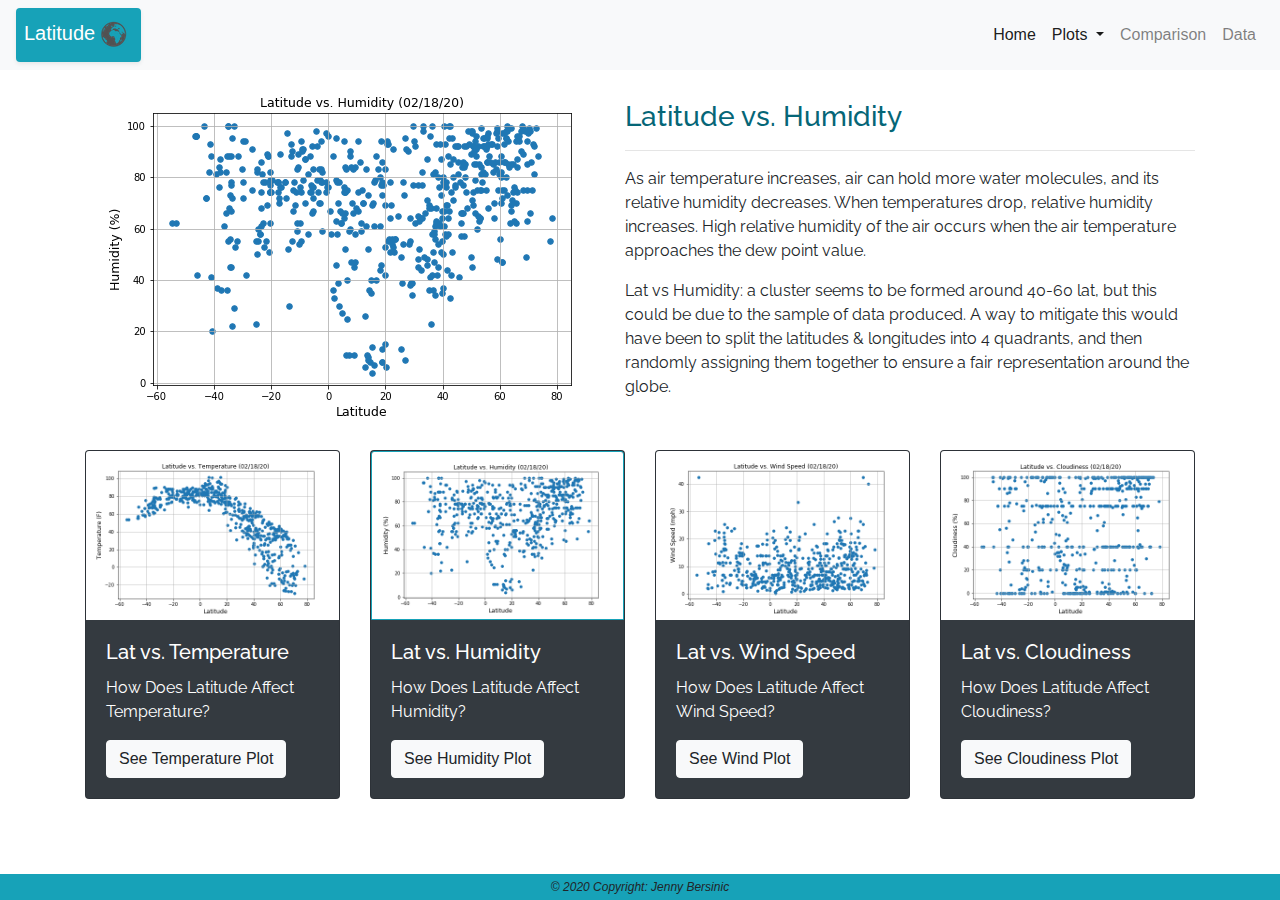
<file: templates/humid.html>
<!DOCTYPE html>
<html lang="en-us">

<head>
   
  <meta charset="UTF-8">
  <meta name="viewport" content="width=device-width, initial-scale=1">
  <title>Latitude</title>

  <!-- Bring in our bootstrap stylesheet & style.css-->
  <link rel="stylesheet" href="https://maxcdn.bootstrapcdn.com/bootstrap/4.4.1/css/bootstrap.min.css">
  <link rel="stylesheet" href="/css/style.css">
  
  <!--Embed Font-->
  <style>
    @import url('https://fonts.googleapis.com/css?family=Raleway&display=swap');
  </style>

  <!-- jQuery library -->
  <script src="https://ajax.googleapis.com/ajax/libs/jquery/3.4.1/jquery.min.js"></script>

  <!-- Popper JS -->
  <script src="https://cdnjs.cloudflare.com/ajax/libs/popper.js/1.16.0/umd/popper.min.js"></script>

  <!-- Latest compiled JavaScript -->
  <script src="https://maxcdn.bootstrapcdn.com/bootstrap/4.4.1/js/bootstrap.min.js"></script>

</head>

<body>

<nav class="navbar fixed-top navbar-expand-sm bg-light navbar-light sticky-top">

  <!-- Brand -->
  <a class="navbar-brand text-white rounded p-2 shadow-sm bg-info">Latitude<img src= "/images/globe.png" style="padding: 5px;"></a>
  <button class="navbar-toggler" type="button" data-toggle="collapse" data-target="#navbarSupportedContent">
    <span class="navbar-toggler-icon"></span>
  </button>
  <!-- Navbar Formatting -->
  <div class="collapse navbar-collapse flex-grow-1 text-right" id="navbarSupportedContent">
  <ul class="navbar-nav ml-auto flex-nowrap">
    <li class="nav-item active">
      <a class="nav-link active" href="/templates/index.html">Home <span class="sr-only">Humid</span></a>
    </li>
    <!-- Dropdown -->
    <li class="nav-item dropdown">
      <a class="nav-link dropdown-toggle active" href="#" id="navbardrop" data-toggle="dropdown">
        Plots
      </a>
      <div class="dropdown-menu flex-grow-1 text-center shadow">
        <a class="dropdown-item" href="/templates/temp.html">Max Temperature</a>
        <a class="dropdown-item" href="/templates/humid.html">Humidity</a>
        <a class="dropdown-item" href="/templates/wind.html">Wind Speed</a>
        <a class="dropdown-item" href="/templates/cloud.html">Cloudiness</a>
      </div>
      <li class="nav-item">
        <a class="nav-link" href="/templates/compare.html">Comparison</a>
      </li>
      <li class="nav-item">
        <a class="nav-link" href="/templates/data.html">Data</a>
      </li>
    </li>
  </ul>
  </div>
</nav>

<!-- Landing Page Containers -->
  <div class="container">
  <div class="row">
    <div class="col">
        
      <img src="/images/SM_Latitude_vs_Humidity.png" class="float-left img-fluid" alt="Responsive image">
      <h3>Latitude vs. Humidity</h3>
      <hr>
      <p>As air temperature increases, air can hold more water molecules, and its relative humidity decreases. 
          When temperatures drop, relative humidity increases. High relative humidity of the air occurs when the 
          air temperature approaches the dew point value.</p>
      <p>Lat vs Humidity: a cluster seems to be formed around 40-60 lat, but this could be due to the sample of 
          data produced. A way to mitigate this would have been to split the latitudes & longitudes into 4 quadrants, 
          and then randomly assigning them together to ensure a fair representation around the globe.</p>
    </div>
   
  </div>
</div>

  <!-- Card content -->
    
  <div class="container">
    
    <div class="card-deck">
  
      <div class="card text-white bg-dark mb-3" style="width: 18rem;">
      <img class="card-img-top" src="/images/SM_Latitude_vs_Temperature.png" alt="Lat vs. Temperature">
        <div class="card-body">
        <h5 class="card-title">Lat vs. Temperature </h5>
        <p class="card-text">How Does Latitude Affect Temperature?</p>
        <a href="/templates/temp.html" class="btn btn-light">See Temperature Plot</a>
        </div>
       </div>
  
       <div class="card text-white bg-dark mb-3" style="width: 18rem;">
        <img class="card-img-top border border-info" src="/images/SM_Latitude_vs_Humidity.png" alt="Lat vs. Humidity">
          <div class="card-body">
          <h5 class="card-title">Lat vs. Humidity</h5>
          <p class="card-text">How Does Latitude Affect Humidity?</p>
          <a href="/templates/humid.html" class="btn btn-light">See Humidity Plot</a>
          </div>
        </div>

        <div class="card text-white bg-dark mb-3" style="width: 18rem;">
          <img class="card-img-top" src="/images/SM_Latitude_vs_WindSpeed.png" alt="Lat vs. Wind Speed">
            <div class="card-body">
            <h5 class="card-title">Lat vs. Wind Speed</h5>
            <p class="card-text">How Does Latitude Affect Wind Speed?</p>
            <a href="/templates/wind.html" class="btn btn-light">See Wind Plot</a>
            </div>
          </div>

          <div class="card text-white bg-dark mb-3" style="width: 18rem;">
            <img class="card-img-top" src="/images/SM_Latitude_vs_Cloudiness.png" alt="Lat vs. Cloudiness">
              <div class="card-body">
              <h5 class="card-title">Lat vs. Cloudiness</h5>
              <p class="card-text">How Does Latitude Affect Cloudiness?</p>
              <a href="/templates/cloud.html" class="btn btn-light">See Cloudiness Plot</a>
              </div>
          </div>
  </div>
  </div>

  <!--Footer-->
  <footer class="page-footer fixed-bottom bg-info">
    <div class="footer-copyright text-center py-1">© 2020 Copyright: Jenny Bersinic
    </div>
</footer>

  </body>
</html>
</file>
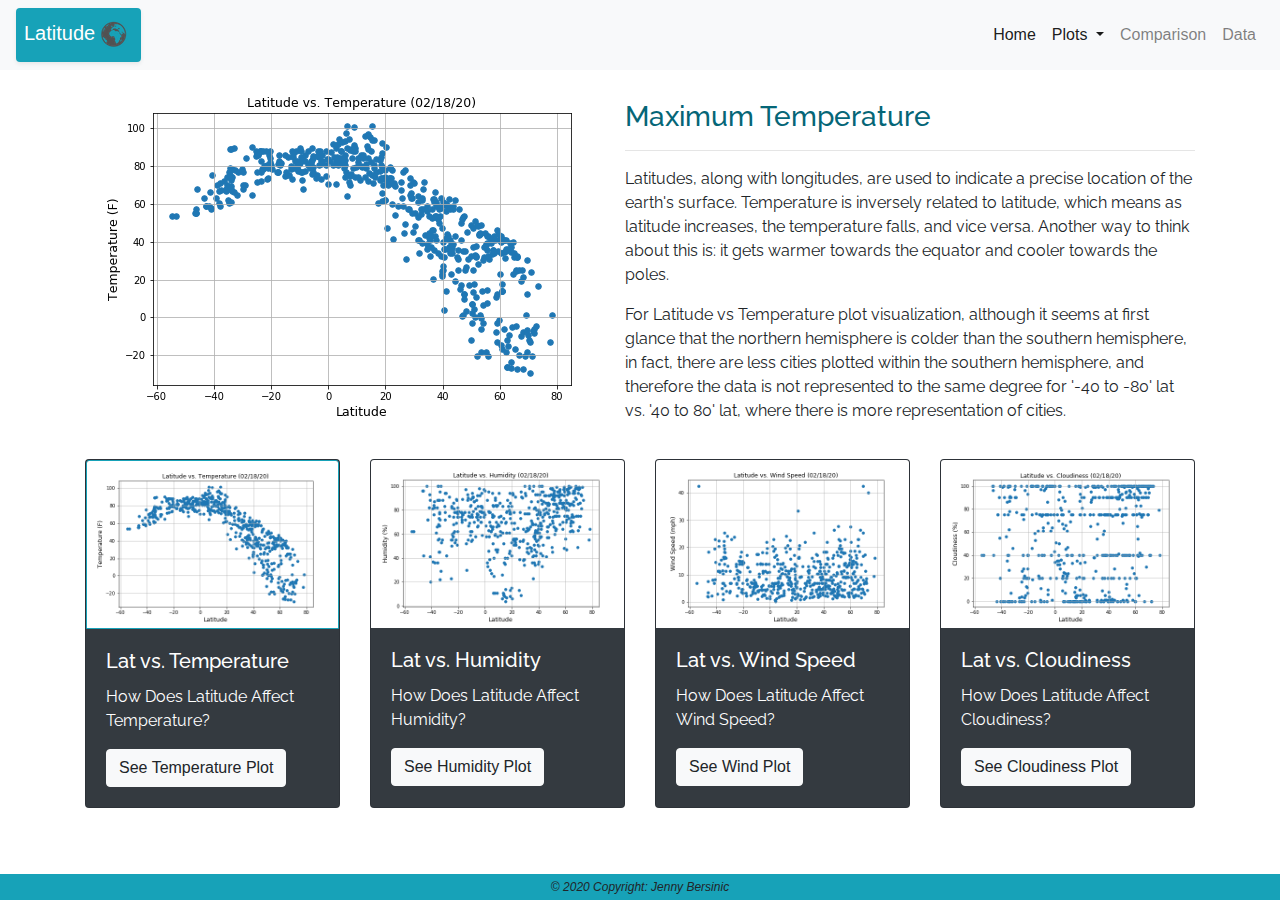
<file: templates/temp.html>
<!DOCTYPE html>
<html lang="en-us">

<head>
   
  <meta charset="UTF-8">
  <meta name="viewport" content="width=device-width, initial-scale=1">
  <title>Latitude</title>

  <!-- Bring in our bootstrap stylesheet & style.css-->
  <link rel="stylesheet" href="https://maxcdn.bootstrapcdn.com/bootstrap/4.4.1/css/bootstrap.min.css">
  <link rel="stylesheet" href="/css/style.css">
  
  <!--Embed Font-->
  <style>
    @import url('https://fonts.googleapis.com/css?family=Raleway&display=swap');
  </style>

  <!-- jQuery library -->
  <script src="https://ajax.googleapis.com/ajax/libs/jquery/3.4.1/jquery.min.js"></script>

  <!-- Popper JS -->
  <script src="https://cdnjs.cloudflare.com/ajax/libs/popper.js/1.16.0/umd/popper.min.js"></script>

  <!-- Latest compiled JavaScript -->
  <script src="https://maxcdn.bootstrapcdn.com/bootstrap/4.4.1/js/bootstrap.min.js"></script>

</head>

<body>

<nav class="navbar fixed-top navbar-expand-sm bg-light navbar-light sticky-top">

  <!-- Brand -->
  <a class="navbar-brand text-white rounded p-2 shadow-sm bg-info">Latitude<img src= "/images/globe.png" style="padding: 5px;"></a>
  <button class="navbar-toggler" type="button" data-toggle="collapse" data-target="#navbarSupportedContent">
    <span class="navbar-toggler-icon"></span>
  </button>
  <!-- Navbar Formatting -->
  <div class="collapse navbar-collapse flex-grow-1 text-right" id="navbarSupportedContent">
  <ul class="navbar-nav ml-auto flex-nowrap">
    <li class="nav-item active">
      <a class="nav-link active" href="/templates/index.html">Home <span class="sr-only">Temperature</span></a>
    </li>
    <!-- Dropdown -->
    <li class="nav-item dropdown">
      <a class="nav-link dropdown-toggle active" href="#" id="navbardrop" data-toggle="dropdown">
        Plots
      </a>
      <div class="dropdown-menu flex-grow-1 text-center shadow">
        <a class="dropdown-item" href="/templates/temp.html">Max Temperature</a>
        <a class="dropdown-item" href="/templates/humid.html">Humidity</a>
        <a class="dropdown-item" href="/templates/wind.html">Wind Speed</a>
        <a class="dropdown-item" href="/templates/cloud.html">Cloudiness</a>
      </div>
      <li class="nav-item">
        <a class="nav-link" href="/templates/compare.html">Comparison</a>
      </li>
      <li class="nav-item">
        <a class="nav-link" href="/templates/data.html">Data</a>
      </li>
    </li>
  </ul>
  </div>
</nav>

<!-- Landing Page Containers -->
  <div class="container">
  <div class="row">
    <div class="col">
        
      <img src="/images/SM_Latitude_vs_Temperature.png" class="float-left img-fluid" alt="Responsive image">
      <h3>Maximum Temperature</h3>
      <hr>
      <p>Latitudes, along with longitudes, are used to indicate a precise location of the earth's surface. 
        Temperature is inversely related to latitude, which means as latitude increases, the temperature falls, and vice versa. 
        Another way to think about this is: it gets warmer towards the equator and cooler towards the poles.</p>
      <p>For Latitude vs Temperature plot visualization, although it seems at first glance that the northern hemisphere is colder than the southern hemisphere, 
        in fact, there are less cities plotted within the southern hemisphere, and therefore the data is not represented to the 
        same degree for '-40 to -80' lat vs. '40 to 80' lat, where there is more representation of cities.</p>
    </div>
   
  </div>
</div>

  <!-- Card content -->
    
  <div class="container">
    
    <div class="card-deck">
  
      <div class="card text-white bg-dark mb-3" style="width: 18rem;">
      <img class="card-img-top border border-info" src="/images/SM_Latitude_vs_Temperature.png" alt="Lat vs. Temperature">
        <div class="card-body">
        <h5 class="card-title">Lat vs. Temperature </h5>
        <p class="card-text">How Does Latitude Affect Temperature?</p>
        <a href="/templates/temp.html" class="btn btn-light">See Temperature Plot</a>
        </div>
       </div>
  
       <div class="card text-white bg-dark mb-3" style="width: 18rem;">
        <img class="card-img-top" src="/images/SM_Latitude_vs_Humidity.png" alt="Lat vs. Humidity">
          <div class="card-body">
          <h5 class="card-title">Lat vs. Humidity</h5>
          <p class="card-text">How Does Latitude Affect Humidity?</p>
          <a href="/templates/humid.html" class="btn btn-light">See Humidity Plot</a>
          </div>
        </div>

        <div class="card text-white bg-dark mb-3" style="width: 18rem;">
          <img class="card-img-top" src="/images/SM_Latitude_vs_WindSpeed.png" alt="Lat vs. Wind Speed">
            <div class="card-body">
            <h5 class="card-title">Lat vs. Wind Speed</h5>
            <p class="card-text">How Does Latitude Affect Wind Speed?</p>
            <a href="/templates/wind.html" class="btn btn-light">See Wind Plot</a>
            </div>
          </div>

          <div class="card text-white bg-dark mb-3" style="width: 18rem;">
            <img class="card-img-top" src="/images/SM_Latitude_vs_Cloudiness.png" alt="Lat vs. Cloudiness">
              <div class="card-body">
              <h5 class="card-title">Lat vs. Cloudiness</h5>
              <p class="card-text">How Does Latitude Affect Cloudiness?</p>
              <a href="/templates/cloud.html" class="btn btn-light">See Cloudiness Plot</a>
              </div>
          </div>
  </div>
  </div>
<!-- Footer -->
  <footer class="page-footer fixed-bottom bg-info">
    <div class="footer-copyright text-center py-1">© 2020 Copyright: Jenny Bersinic
    </div>
</footer>

  </body>
</html>
</file>
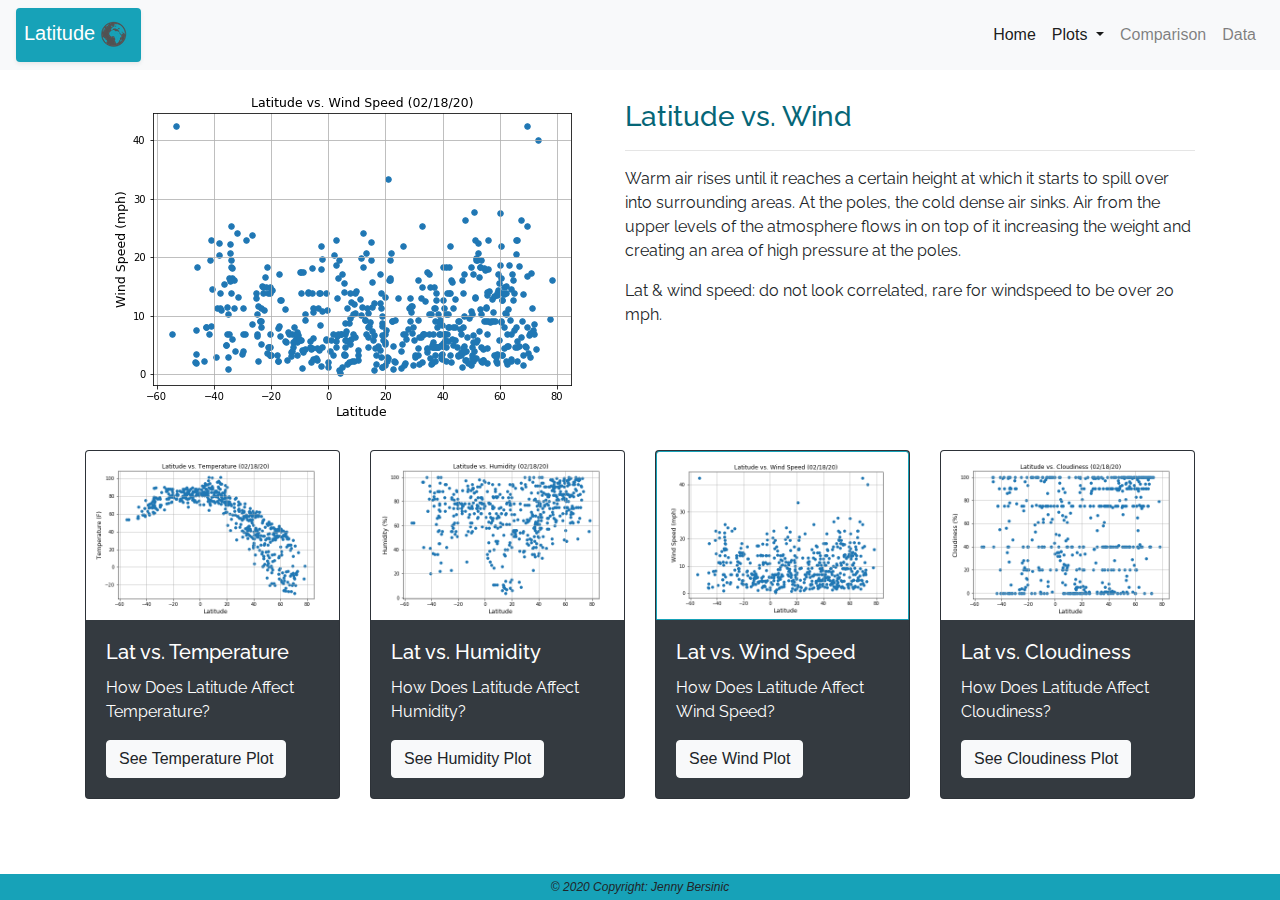
<file: templates/wind.html>
<!DOCTYPE html>
<html lang="en-us">

<head>
   
  <meta charset="UTF-8">
  <meta name="viewport" content="width=device-width, initial-scale=1">
  <title>Latitude</title>

  <!-- Bring in our bootstrap stylesheet & style.css-->
  <link rel="stylesheet" href="https://maxcdn.bootstrapcdn.com/bootstrap/4.4.1/css/bootstrap.min.css">
  <link rel="stylesheet" href="/css/style.css">
  
  <!--Embed Font-->
  <style>
    @import url('https://fonts.googleapis.com/css?family=Raleway&display=swap');
  </style>

  <!-- jQuery library -->
  <script src="https://ajax.googleapis.com/ajax/libs/jquery/3.4.1/jquery.min.js"></script>

  <!-- Popper JS -->
  <script src="https://cdnjs.cloudflare.com/ajax/libs/popper.js/1.16.0/umd/popper.min.js"></script>

  <!-- Latest compiled JavaScript -->
  <script src="https://maxcdn.bootstrapcdn.com/bootstrap/4.4.1/js/bootstrap.min.js"></script>

</head>

<body>

<nav class="navbar fixed-top navbar-expand-sm bg-light navbar-light sticky-top">

  <!-- Brand -->
  <a class="navbar-brand text-white rounded p-2 shadow-sm bg-info">Latitude<img src= "/images/globe.png" style="padding: 5px;"></a>
  <button class="navbar-toggler" type="button" data-toggle="collapse" data-target="#navbarSupportedContent">
    <span class="navbar-toggler-icon"></span>
  </button>
  <!-- Navbar Formatting -->
  <div class="collapse navbar-collapse flex-grow-1 text-right" id="navbarSupportedContent">
  <ul class="navbar-nav ml-auto flex-nowrap">
    <li class="nav-item active">
      <a class="nav-link active" href="/templates/index.html">Home <span class="sr-only">Wind</span></a>
    </li>
    <!-- Dropdown -->
    <li class="nav-item dropdown">
      <a class="nav-link dropdown-toggle active" href="#" id="navbardrop" data-toggle="dropdown">
        Plots
      </a>
      <div class="dropdown-menu flex-grow-1 text-center shadow">
        <a class="dropdown-item" href="/templates/temp.html">Max Temperature</a>
        <a class="dropdown-item" href="/templates/humid.html">Humidity</a>
        <a class="dropdown-item" href="/templates/wind.html">Wind Speed</a>
        <a class="dropdown-item" href="/templates/cloud.html">Cloudiness</a>
      </div>
      <li class="nav-item">
        <a class="nav-link" href="/templates/compare.html">Comparison</a>
      </li>
      <li class="nav-item">
        <a class="nav-link" href="/templates/data.html">Data</a>
      </li>
    </li>
  </ul>
  </div>
</nav>

<!-- Landing Page Containers -->
  <div class="container">
  <div class="row">
    <div class="col">
        
      <img src="/images/SM_Latitude_vs_WindSpeed.png" class="float-left img-fluid" alt="Responsive image">
      <h3>Latitude vs. Wind</h3>
      <hr>
      <p>Warm air rises until it reaches a certain height at which it starts to spill over into surrounding areas.  
          At the poles, the cold dense air sinks.  Air from the upper levels of the atmosphere flows in on top of 
          it increasing the weight and creating an area of high pressure at the poles.</p>
      <p>Lat & wind speed: do not look correlated, rare for windspeed to be over 20 mph.</p>
    </div>
   
  </div>
</div>

  <!-- Card content -->
    
  <div class="container">
    
    <div class="card-deck">
  
      <div class="card text-white bg-dark mb-3" style="width: 18rem;">
      <img class="card-img-top" src="/images/SM_Latitude_vs_Temperature.png" alt="Lat vs. Temperature">
        <div class="card-body">
        <h5 class="card-title">Lat vs. Temperature </h5>
        <p class="card-text">How Does Latitude Affect Temperature?</p>
        <a href="/templates/temp.html" class="btn btn-light">See Temperature Plot</a>
        </div>
       </div>
  
       <div class="card text-white bg-dark mb-3" style="width: 18rem;">
        <img class="card-img-top" src="/images/SM_Latitude_vs_Humidity.png" alt="Lat vs. Humidity">
          <div class="card-body">
          <h5 class="card-title">Lat vs. Humidity</h5>
          <p class="card-text">How Does Latitude Affect Humidity?</p>
          <a href="/templates/humid.html" class="btn btn-light">See Humidity Plot</a>
          </div>
        </div>

        <div class="card text-white bg-dark mb-3" style="width: 18rem;">
          <img class="card-img-top border border-info" src="/images/SM_Latitude_vs_WindSpeed.png" alt="Lat vs. Wind Speed">
            <div class="card-body">
            <h5 class="card-title">Lat vs. Wind Speed</h5>
            <p class="card-text">How Does Latitude Affect Wind Speed?</p>
            <a href="/templates/wind.html" class="btn btn-light">See Wind Plot</a>
            </div>
          </div>

          <div class="card text-white bg-dark mb-3" style="width: 18rem;">
            <img class="card-img-top" src="/images/SM_Latitude_vs_Cloudiness.png" alt="Lat vs. Cloudiness">
              <div class="card-body">
              <h5 class="card-title">Lat vs. Cloudiness</h5>
              <p class="card-text">How Does Latitude Affect Cloudiness?</p>
              <a href="/templates/cloud.html" class="btn btn-light">See Cloudiness Plot</a>
              </div>
          </div>
  </div>
  </div>
<!-- Footer -->
  <footer class="page-footer fixed-bottom bg-info">
    <div class="footer-copyright text-center py-1">© 2020 Copyright: Jenny Bersinic
    </div>
</footer>

  </body>
</html>
</file>
<file: css/style.css>
h1, h4, h5 {
    font-family: 'Raleway', sans-serif;
}
h2 {
    font-family: 'Raleway', sans-serif;
    padding-top: 26px;
    color: rgb(5, 102, 119);
}
h3 {
    font-family: 'Raleway', sans-serif;
    padding-top: 30px;
    color: rgb(5, 102, 119);
}

p {
    font-size: medium;
    font-family: 'Raleway', sans-serif;
    margin-top: 8px;
}
.col-md-12 {
    margin-top: 10px;
    margin-bottom: 10px;
    margin-right: 5px;
    margin-left: 5px;
}
.card-deck {
    padding-bottom: 50px;
    padding-top: 20px;
  }

.jumbotron {
    background-image: url("/images/jumbotron_bg.png");
    background-size: cover;
  }

.footer-copyright {
    font-size: 12px;
    font-style: italic;
}

th {
  font-size: medium;
  font-family: 'Raleway', sans-serif;
}

/* We occasionally use media queries that go in the other direction (the given screen size or smaller)

Extra small devices (portrait phones, less than 576px)
@media (max-width: 575.98px) { ... }
Small devices (landscape phones, less than 768px)
@media (max-width: 767.98px) { ... }
Medium devices (tablets, less than 992px)
@media (max-width: 991.98px) { ... }
Large devices (desktops, less than 1200px)
@media (max-width: 1199.98px) { ... } */
</file>
